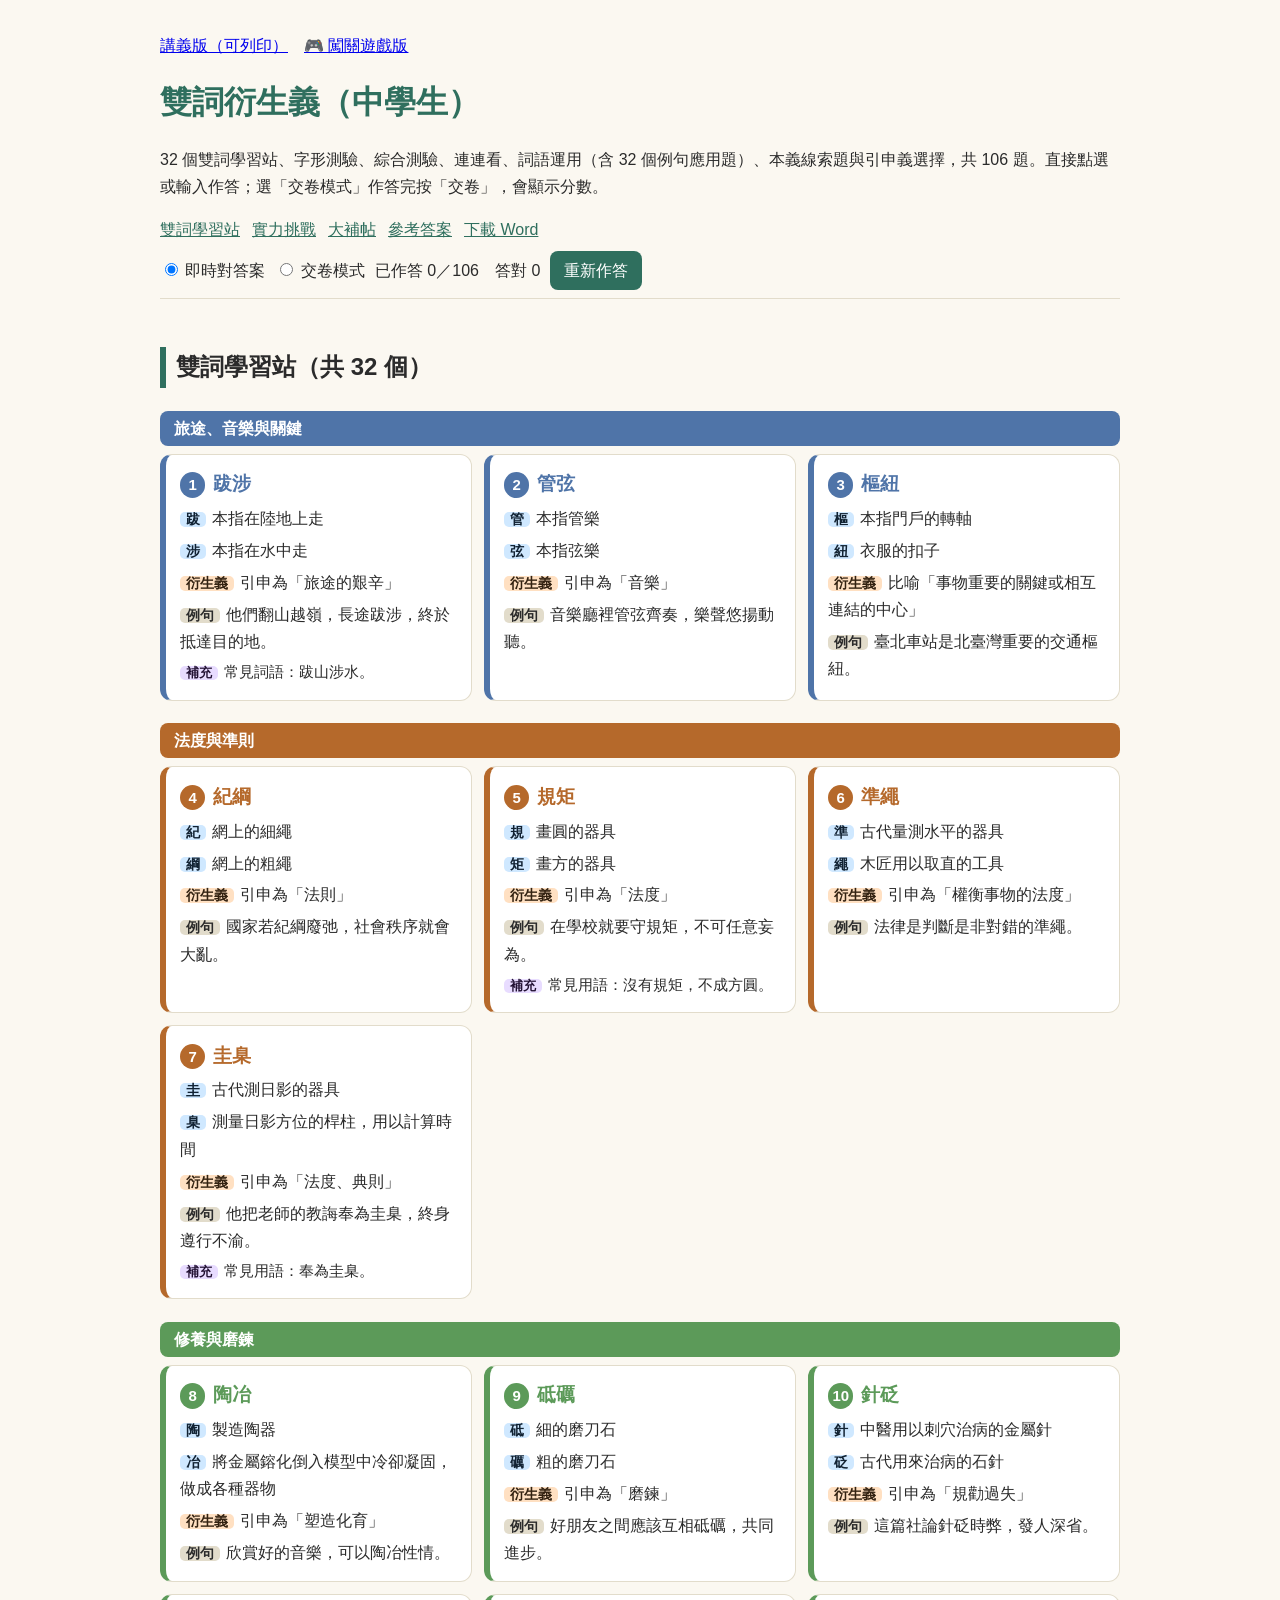
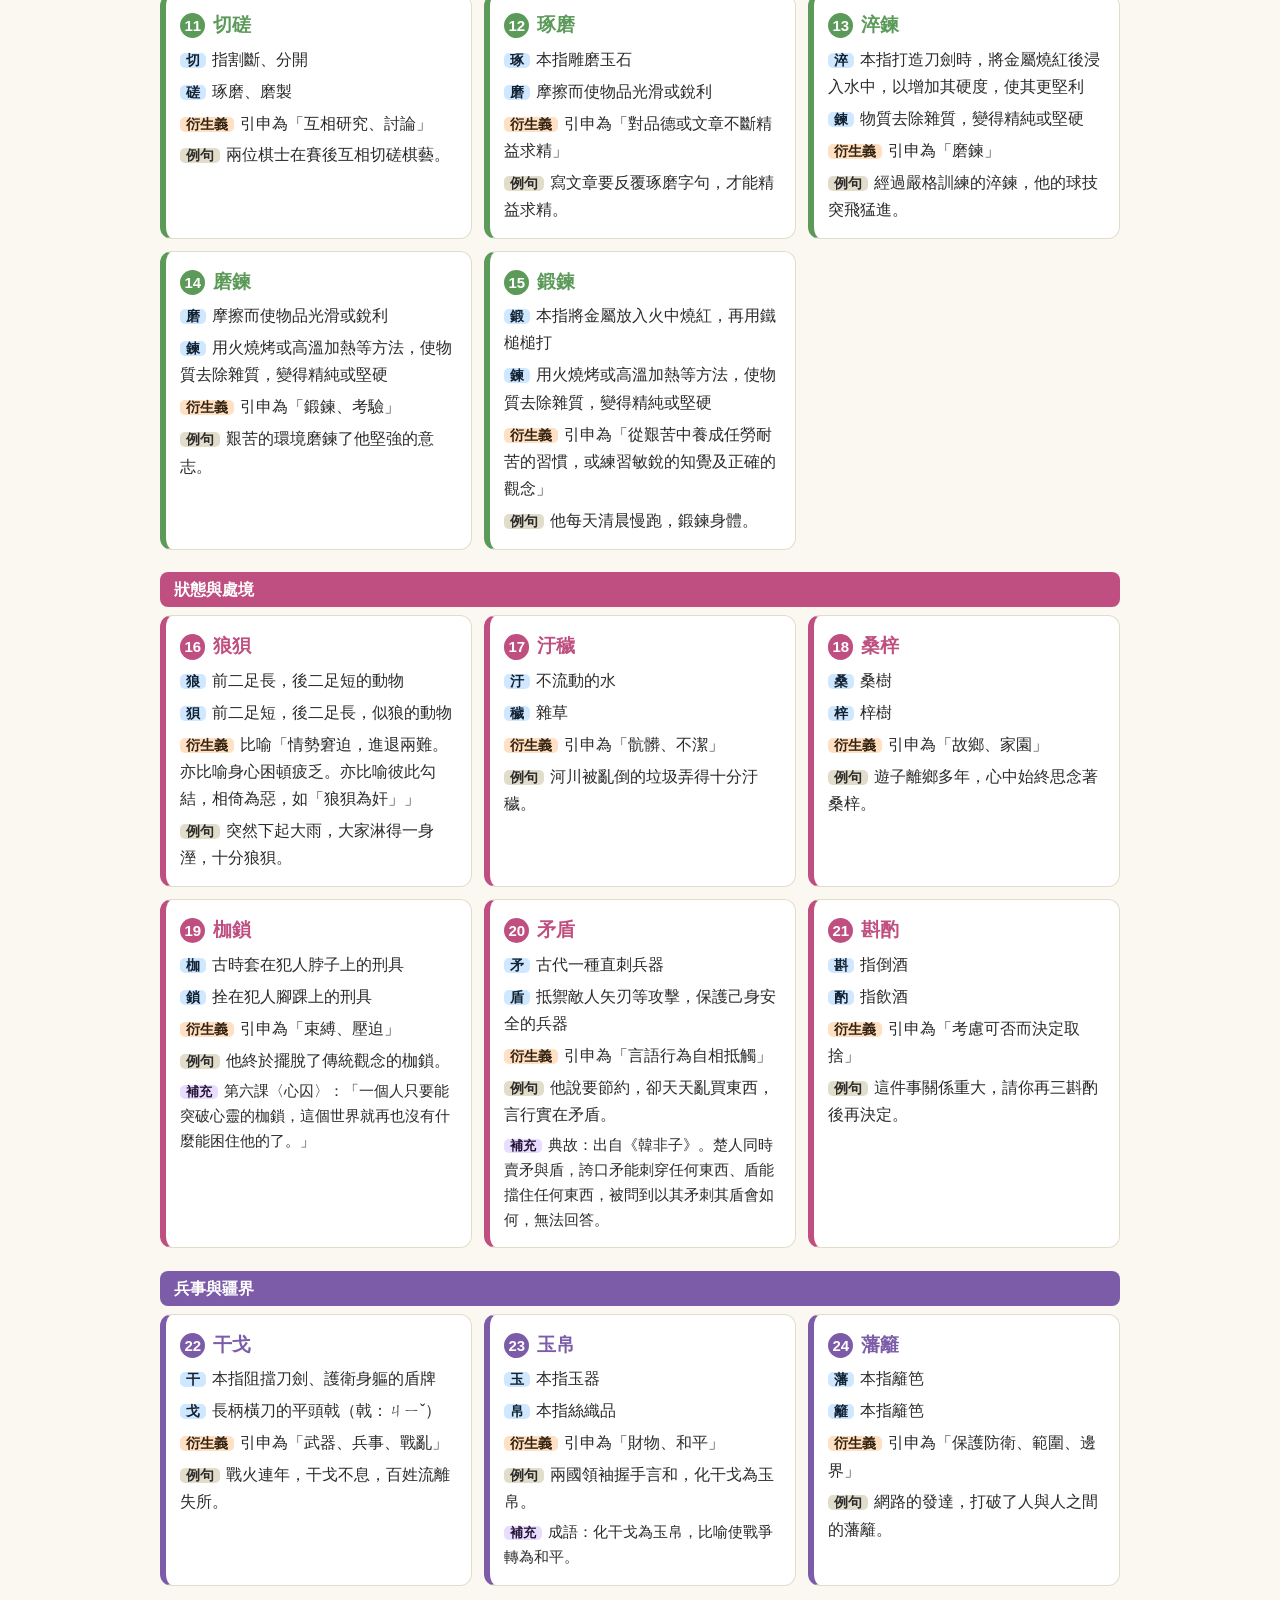
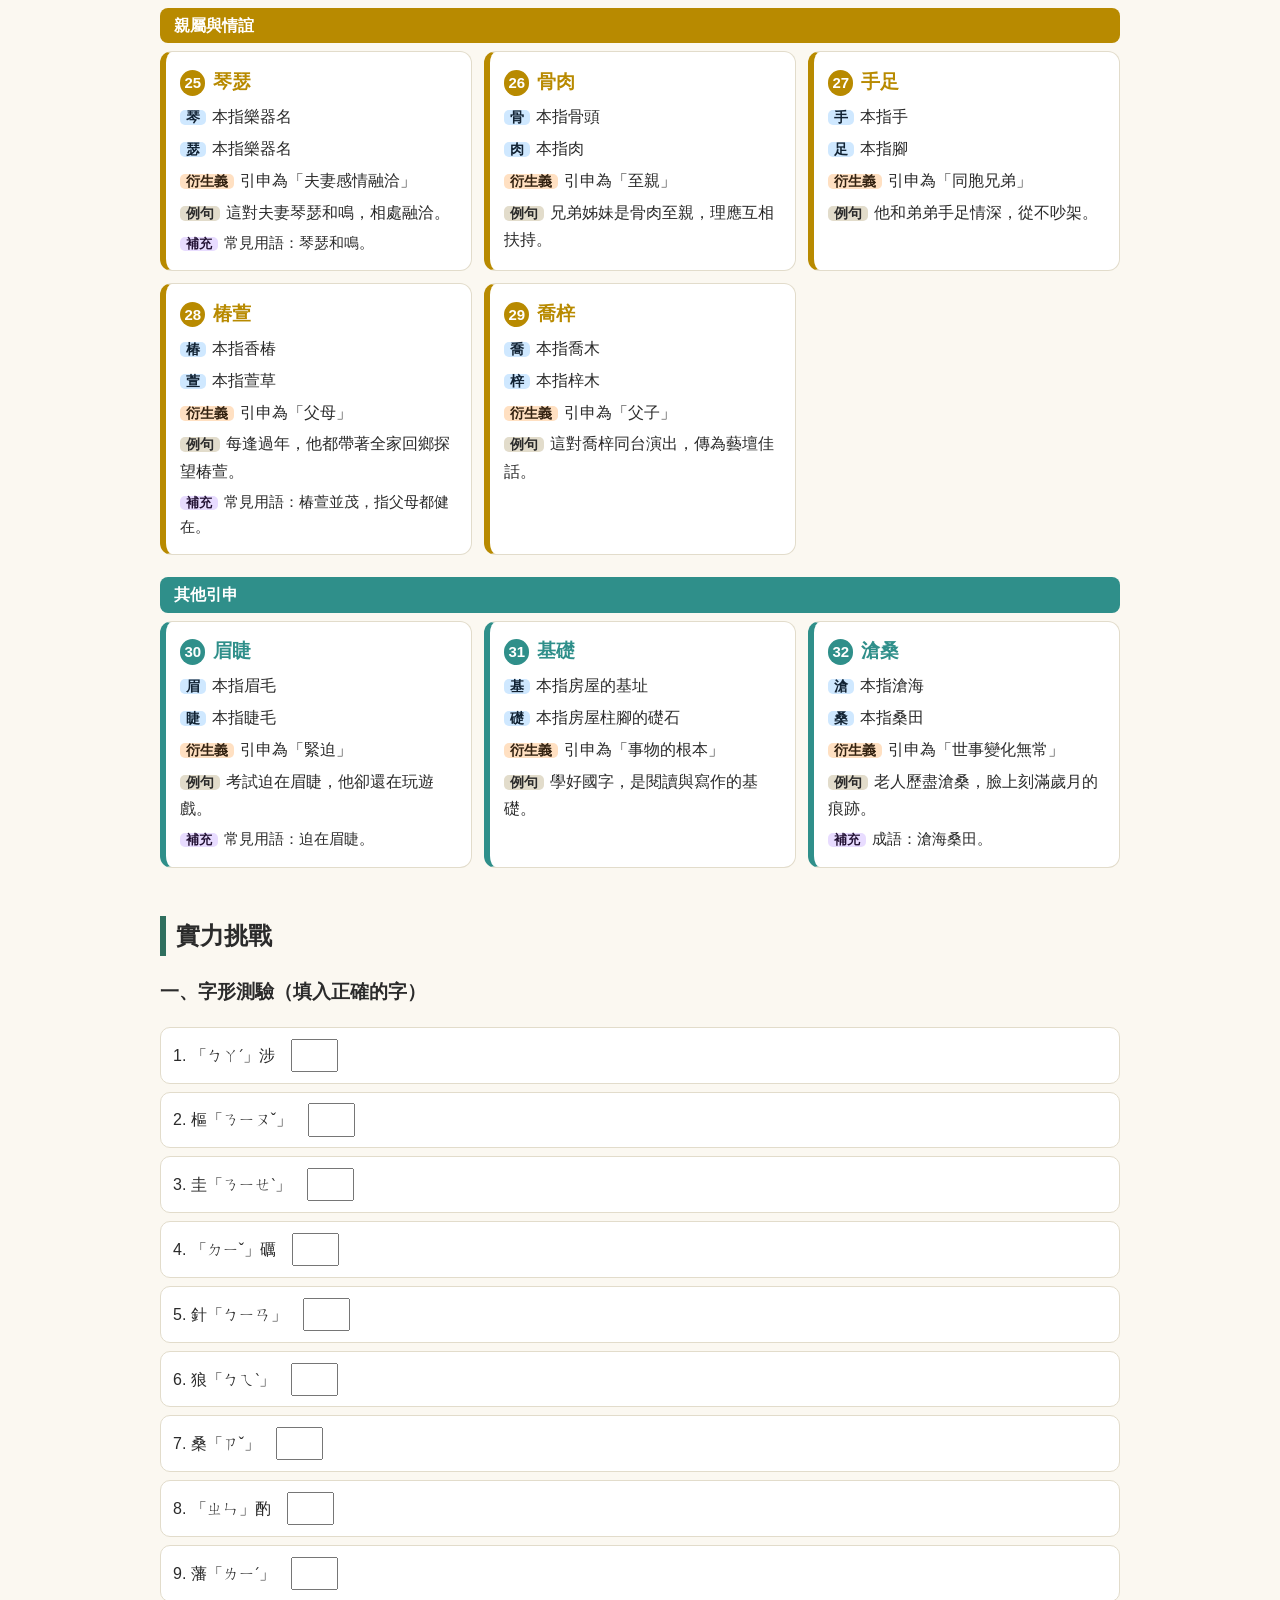
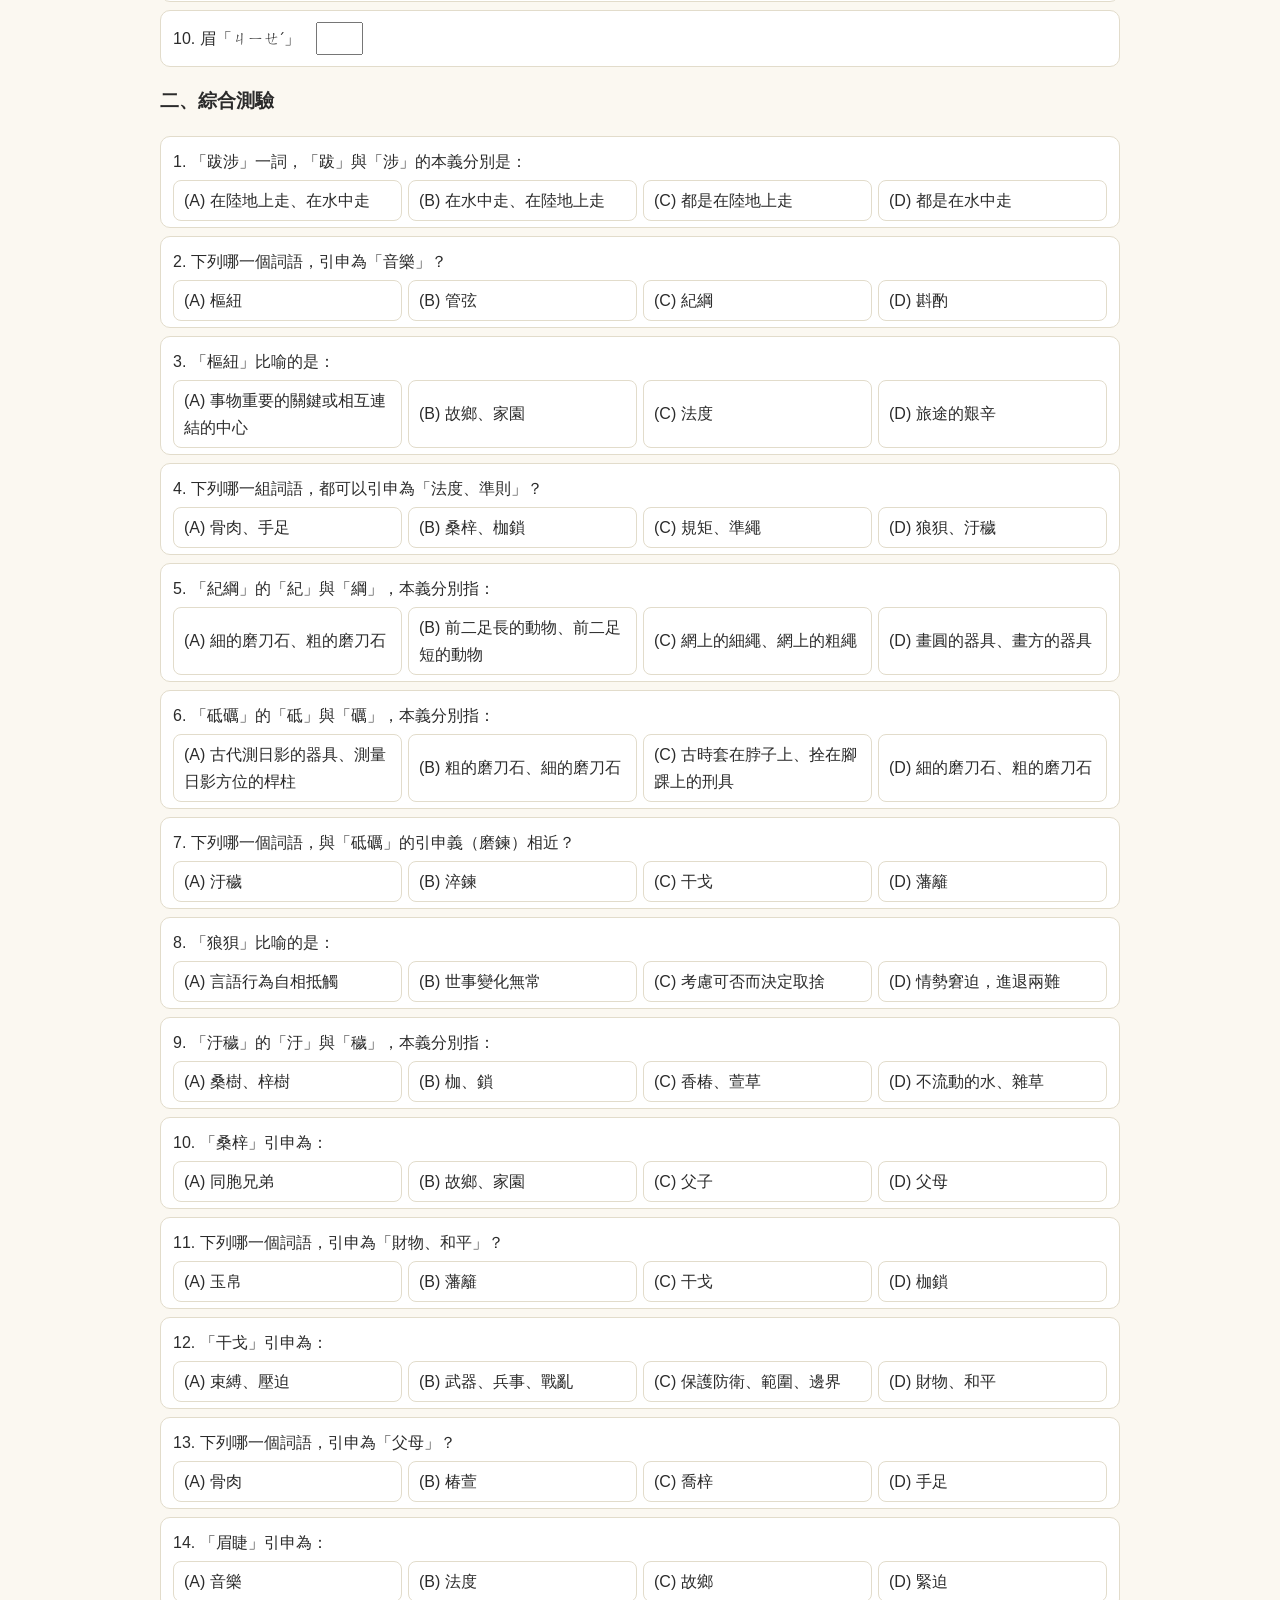
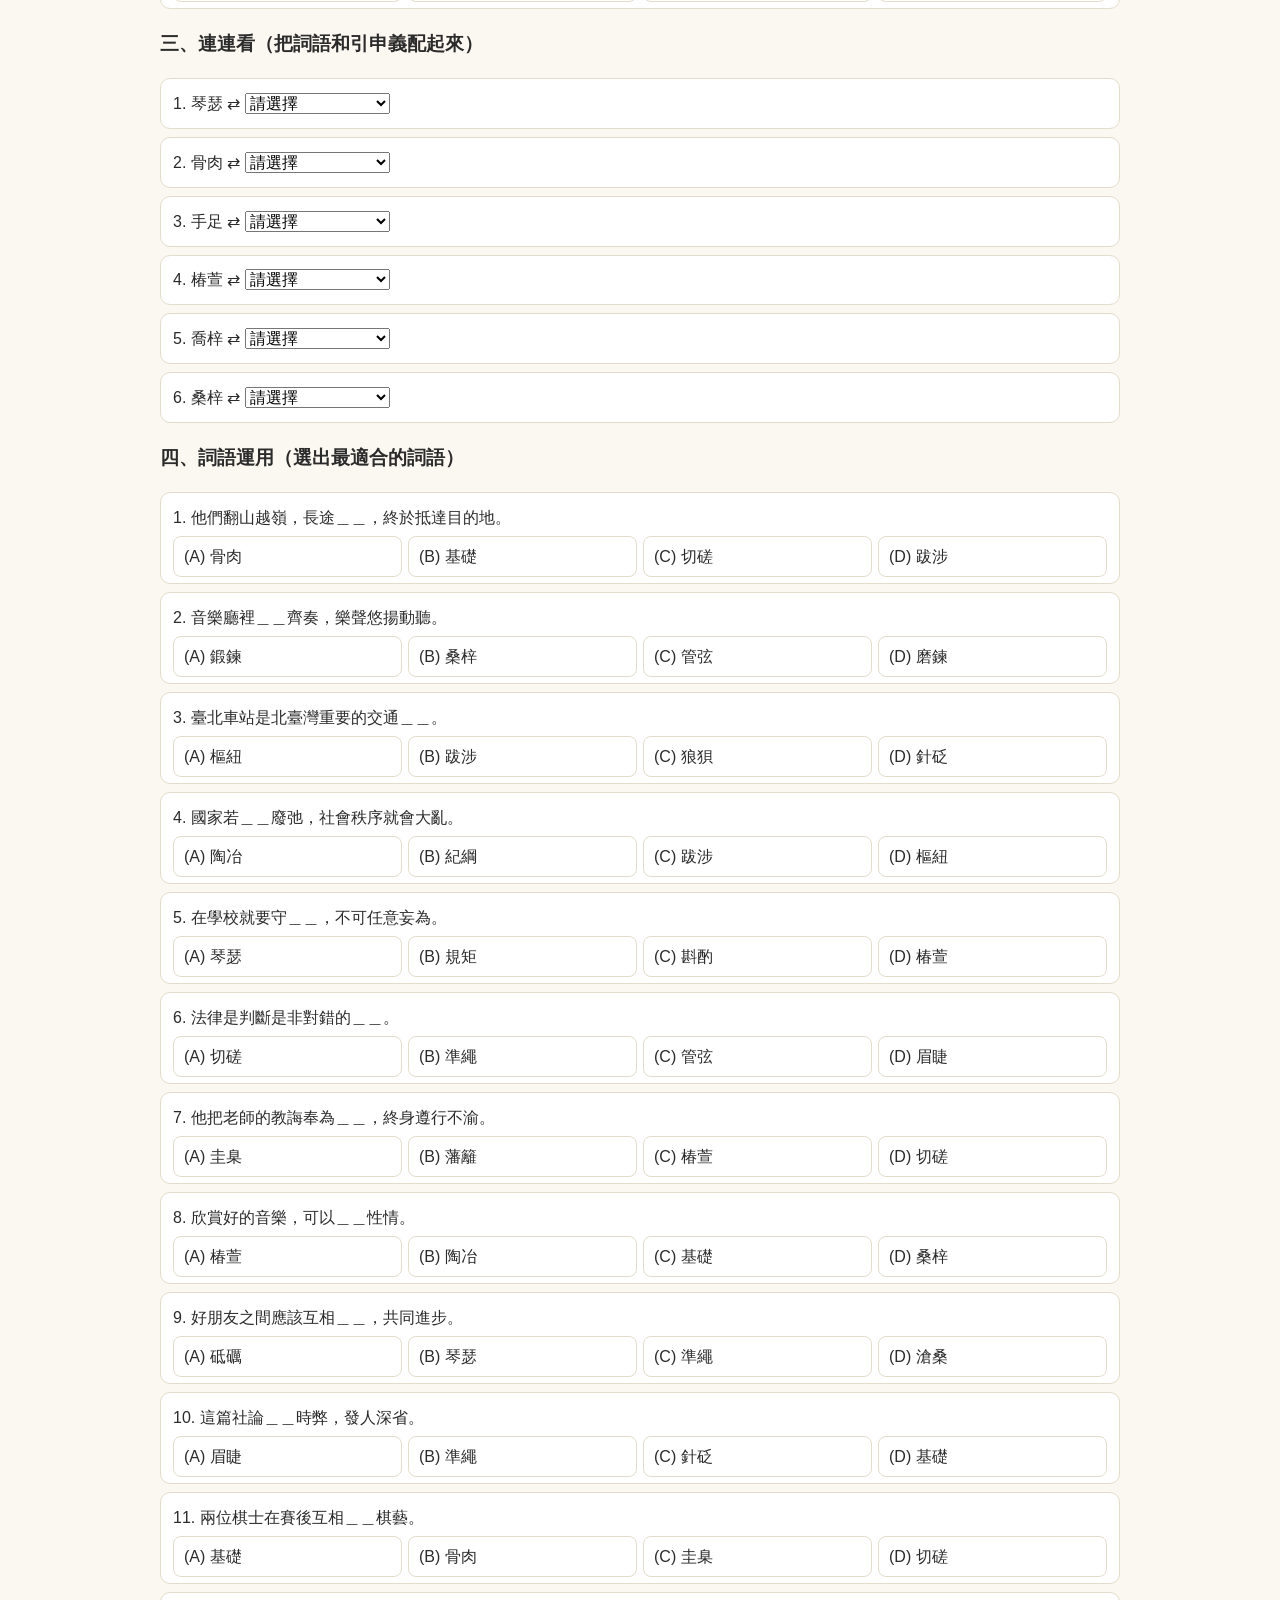
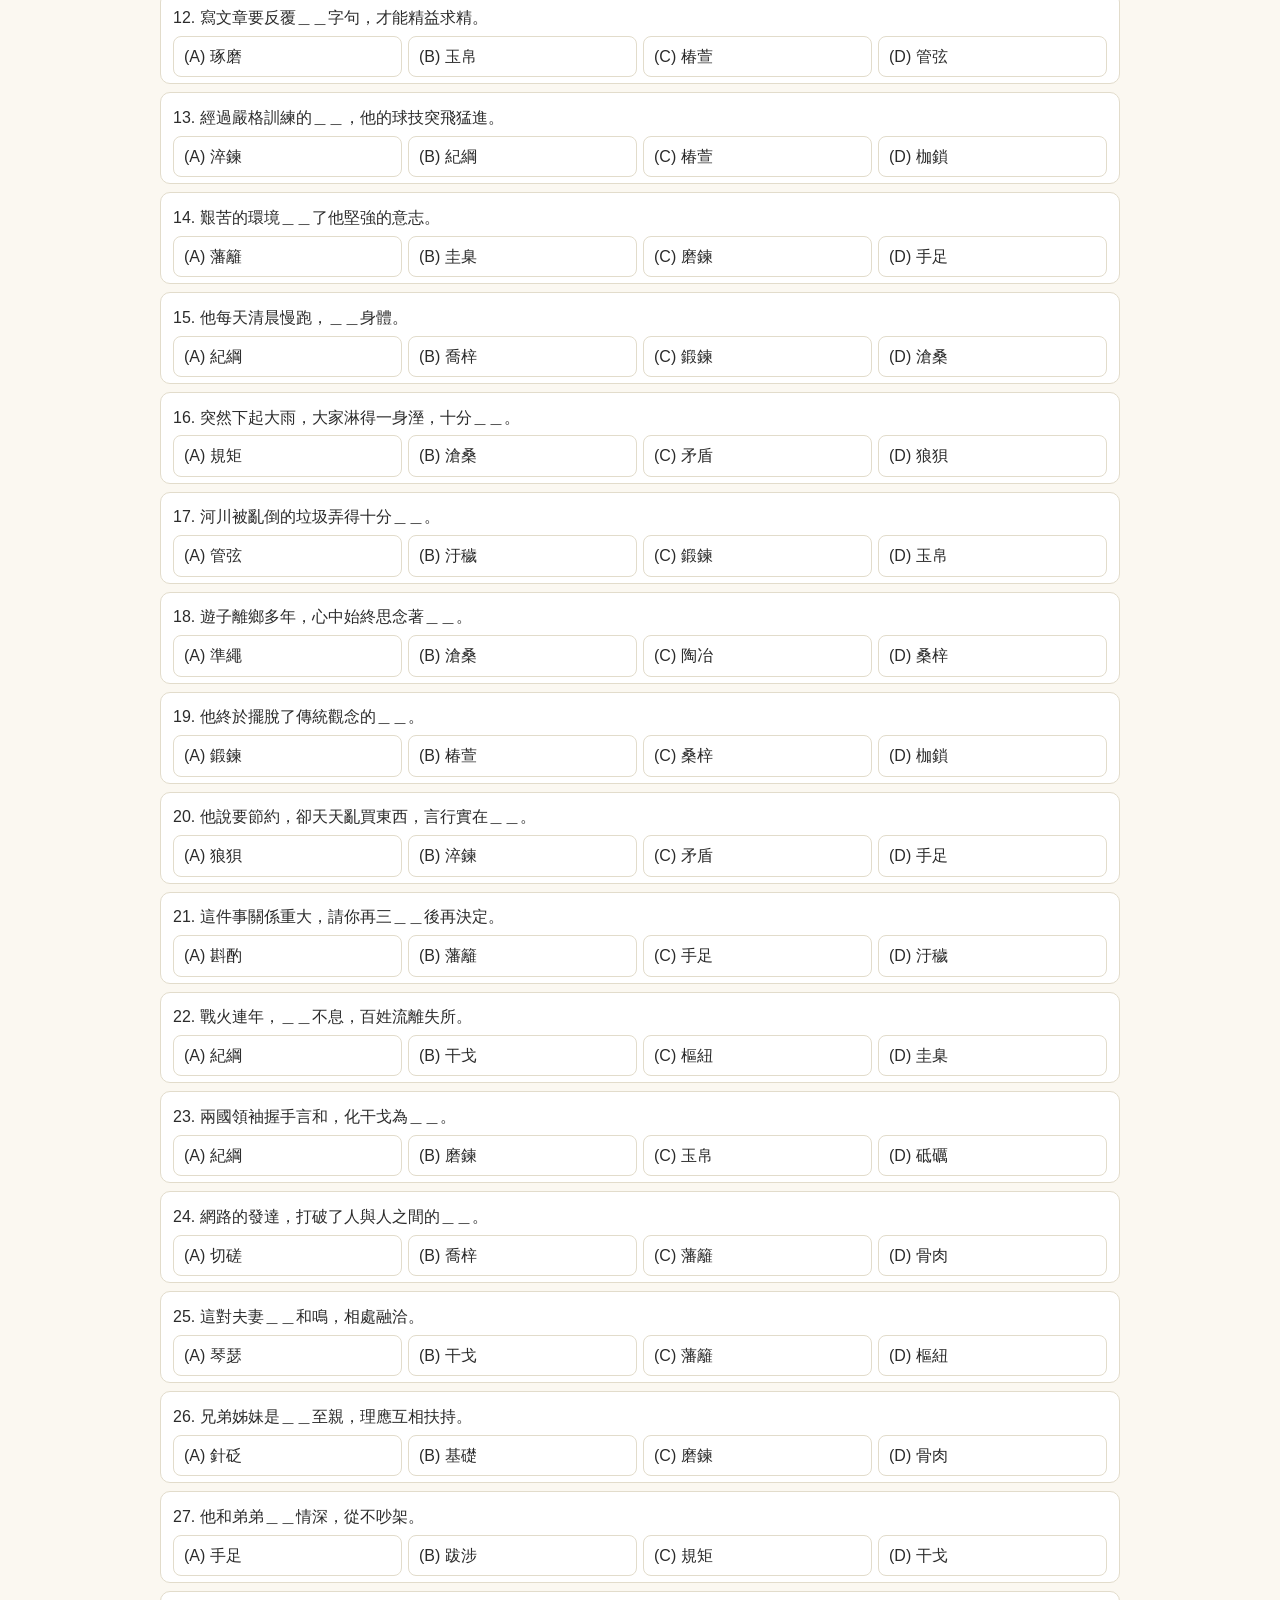
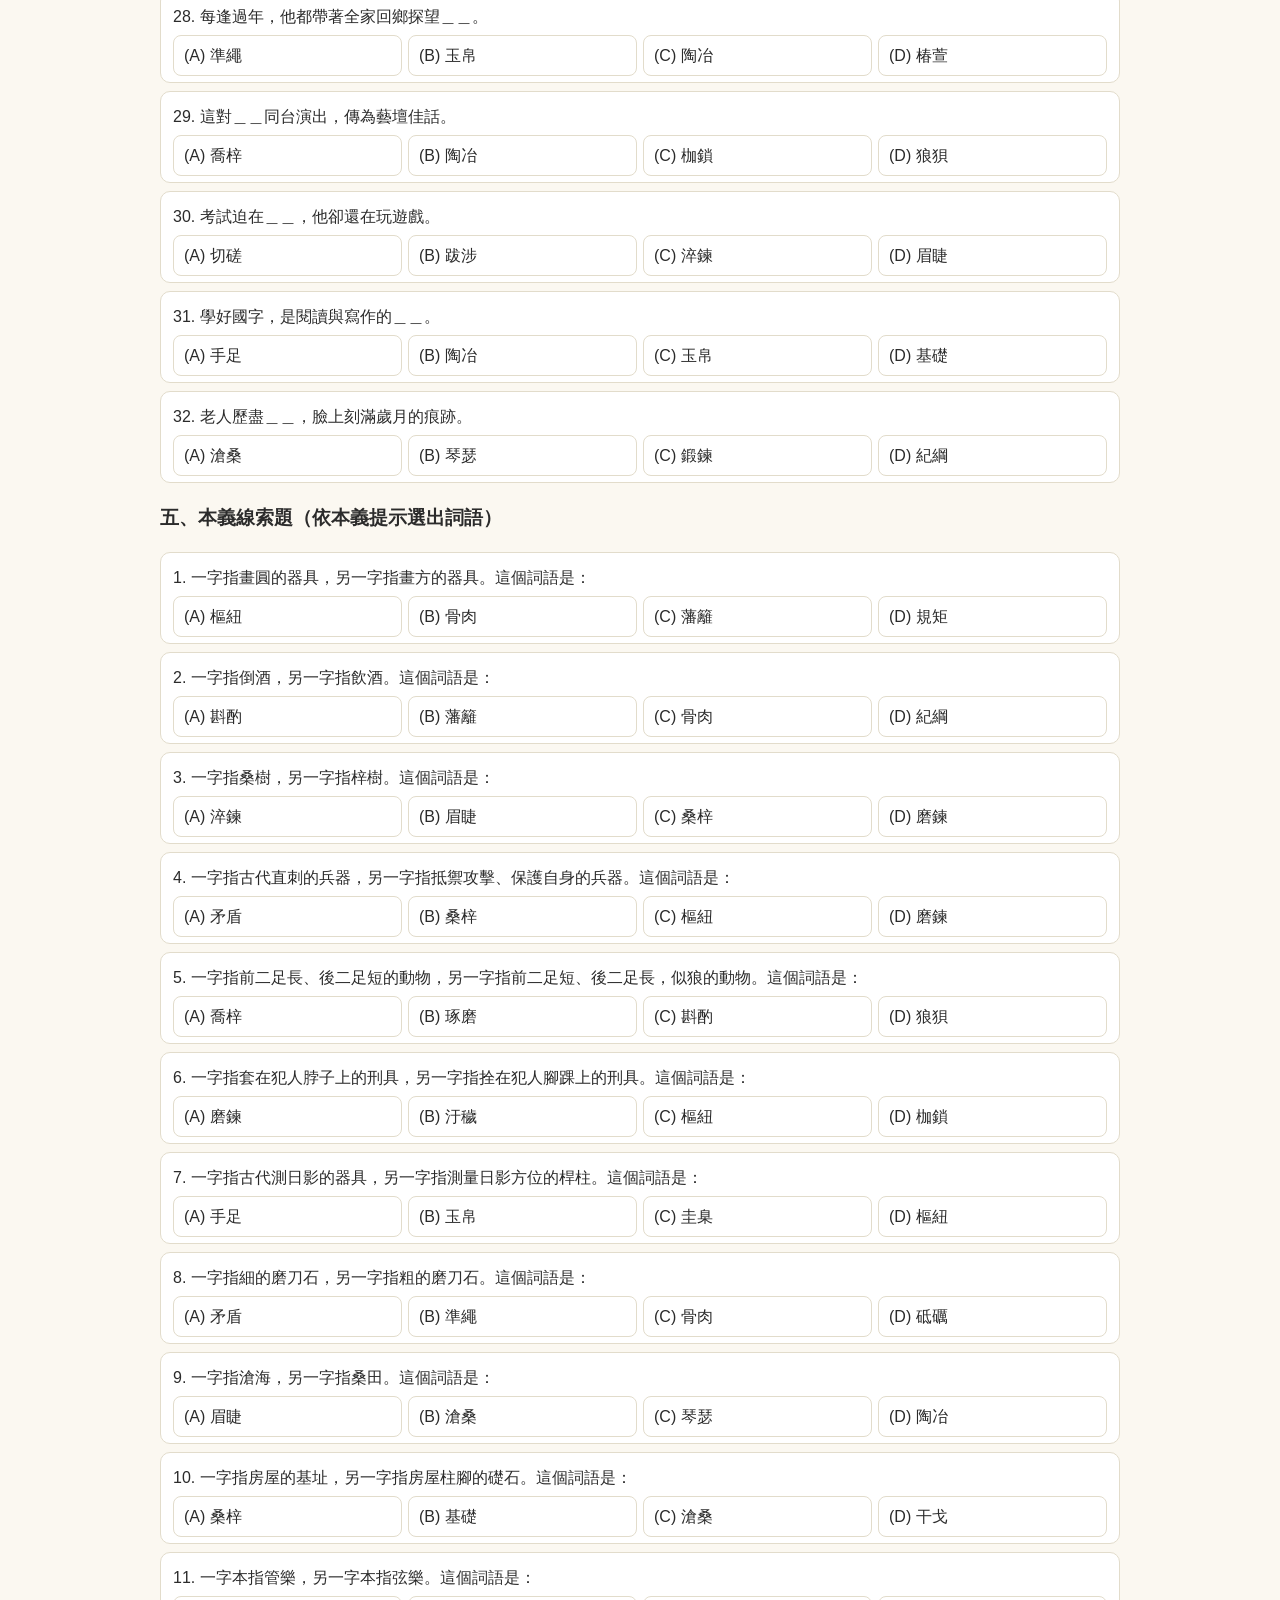
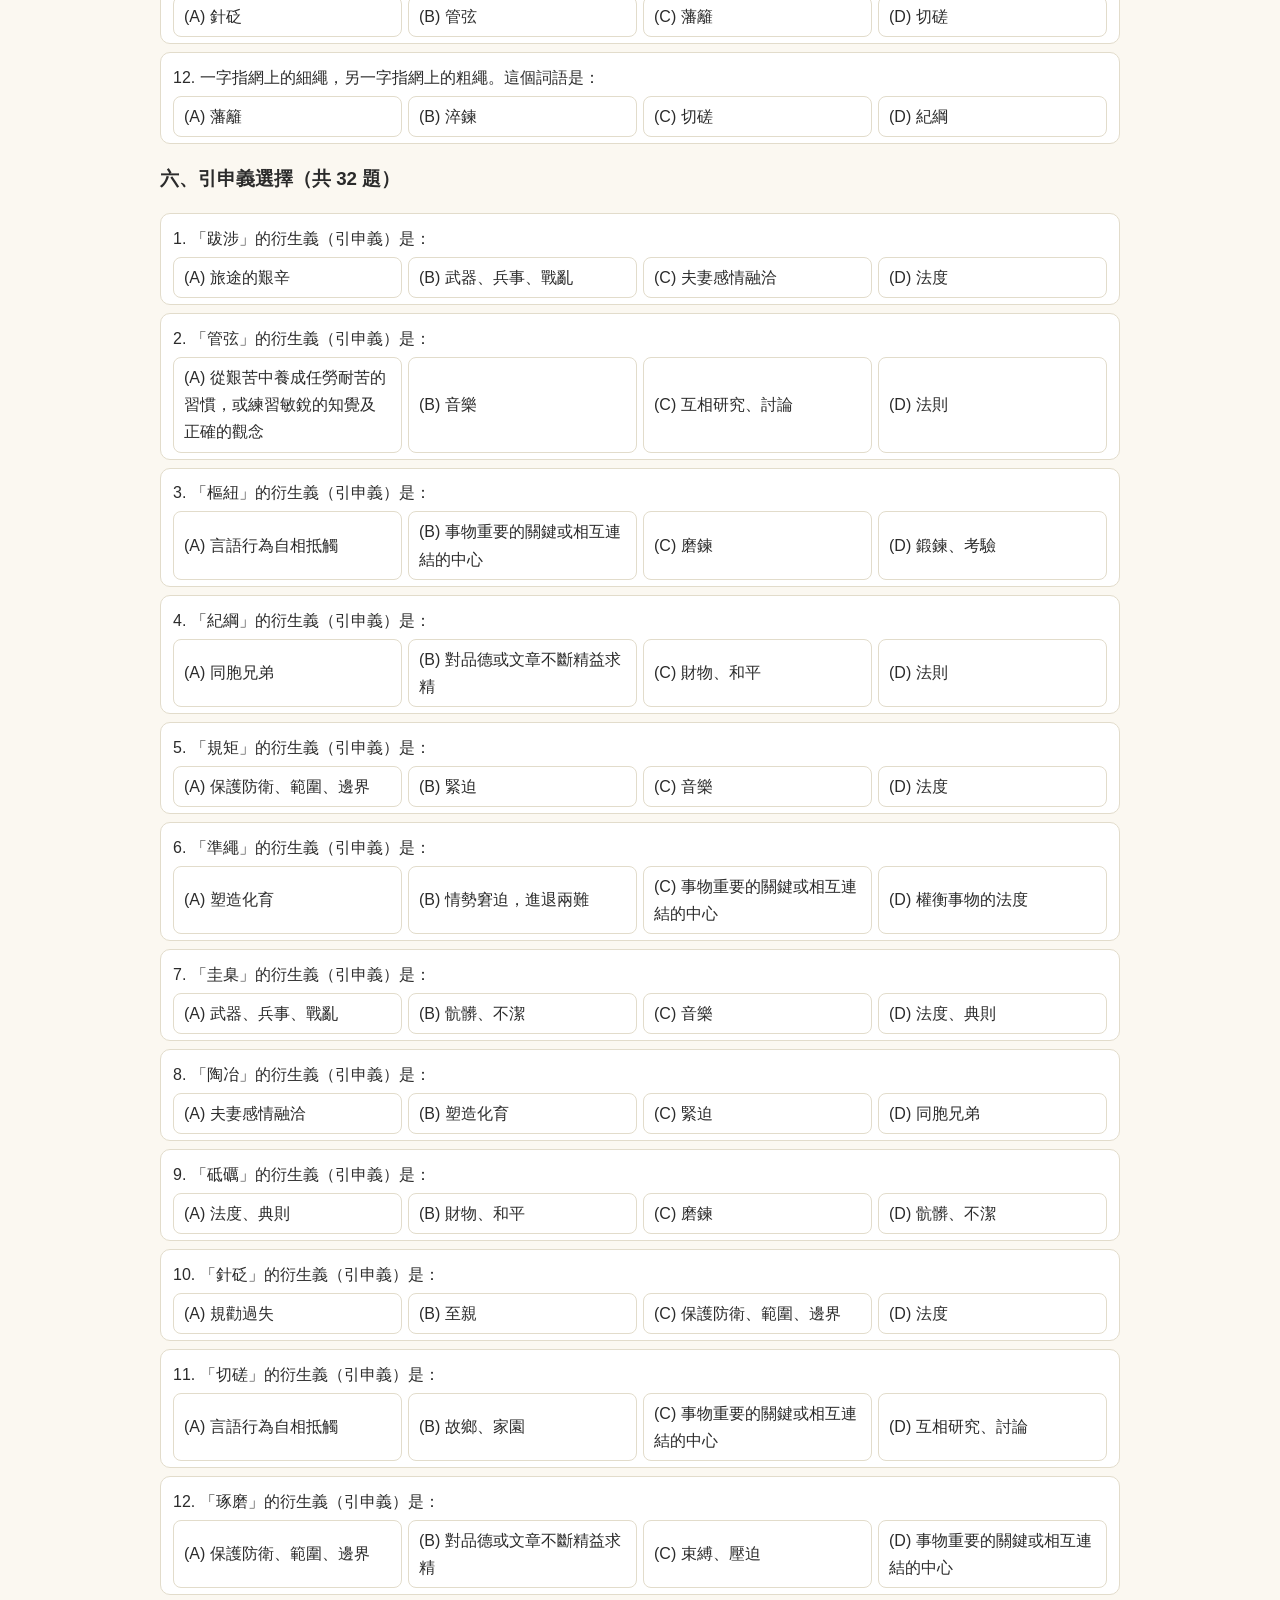
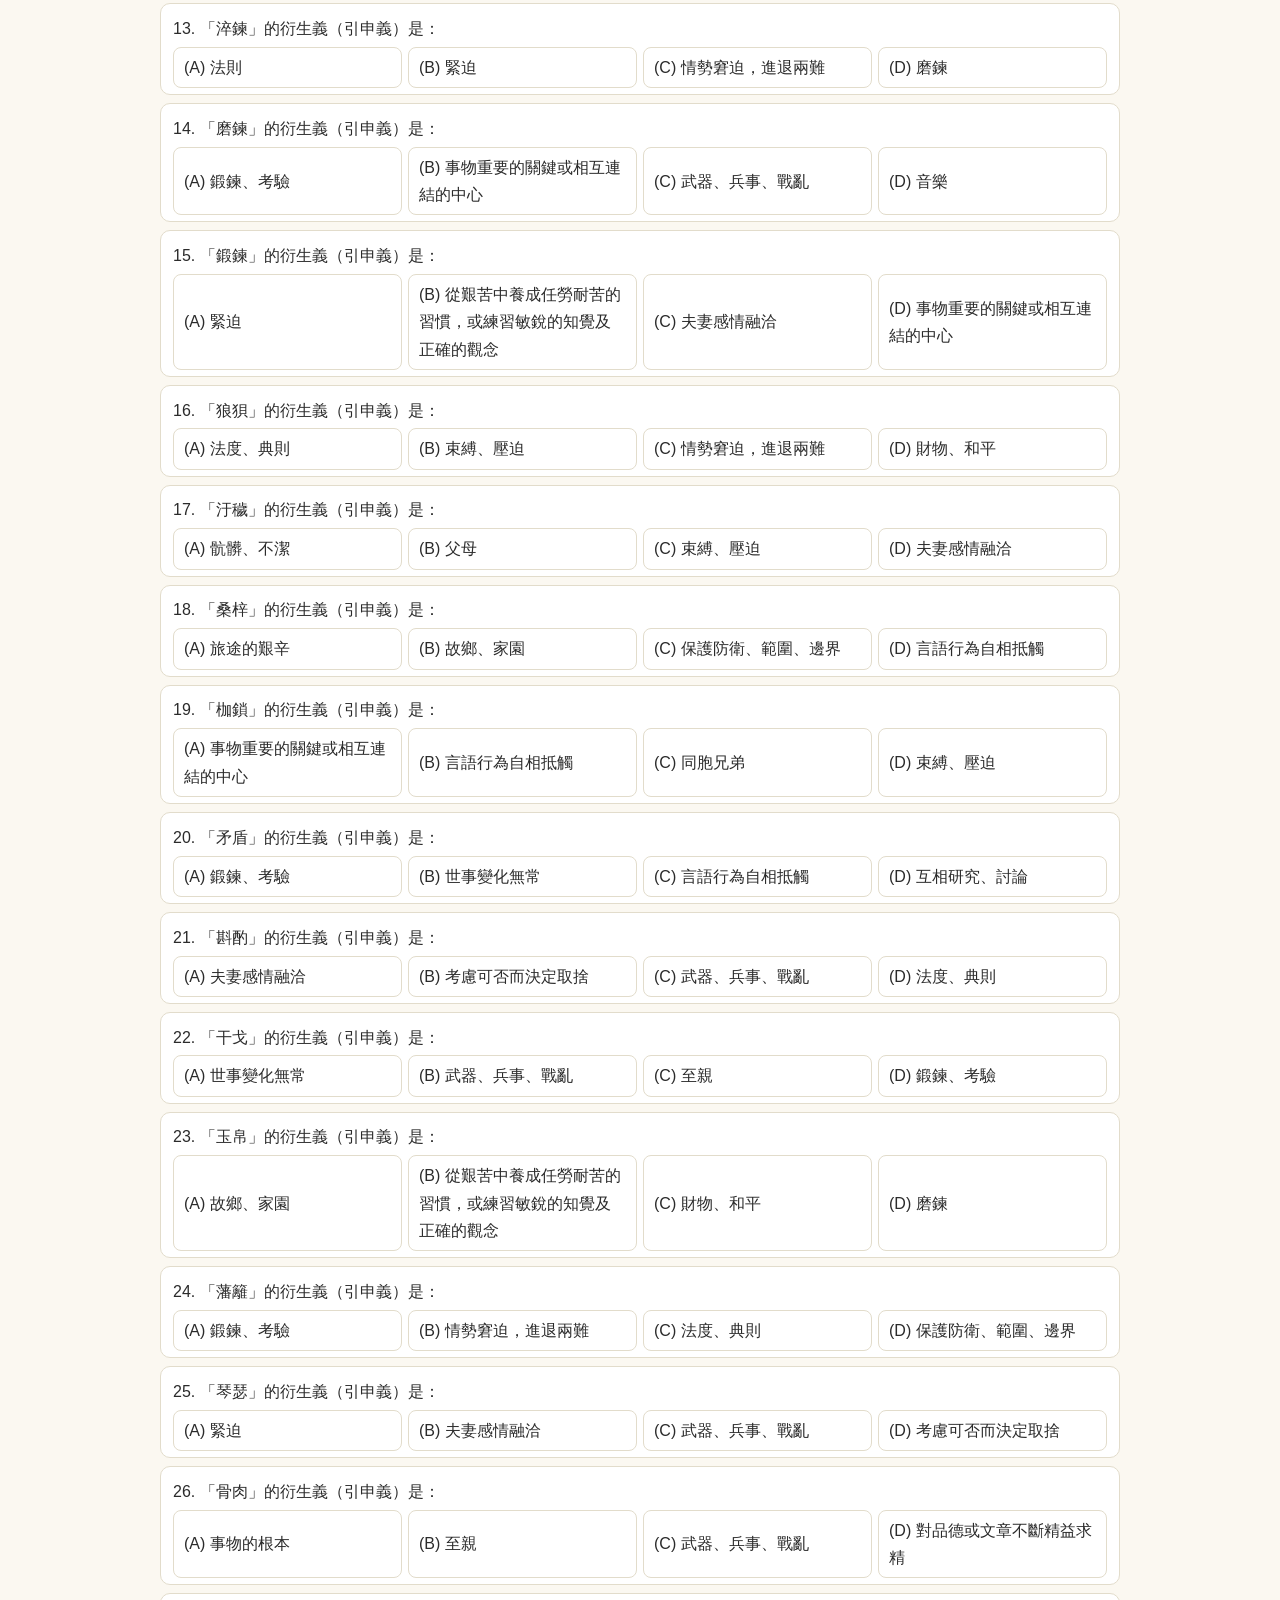
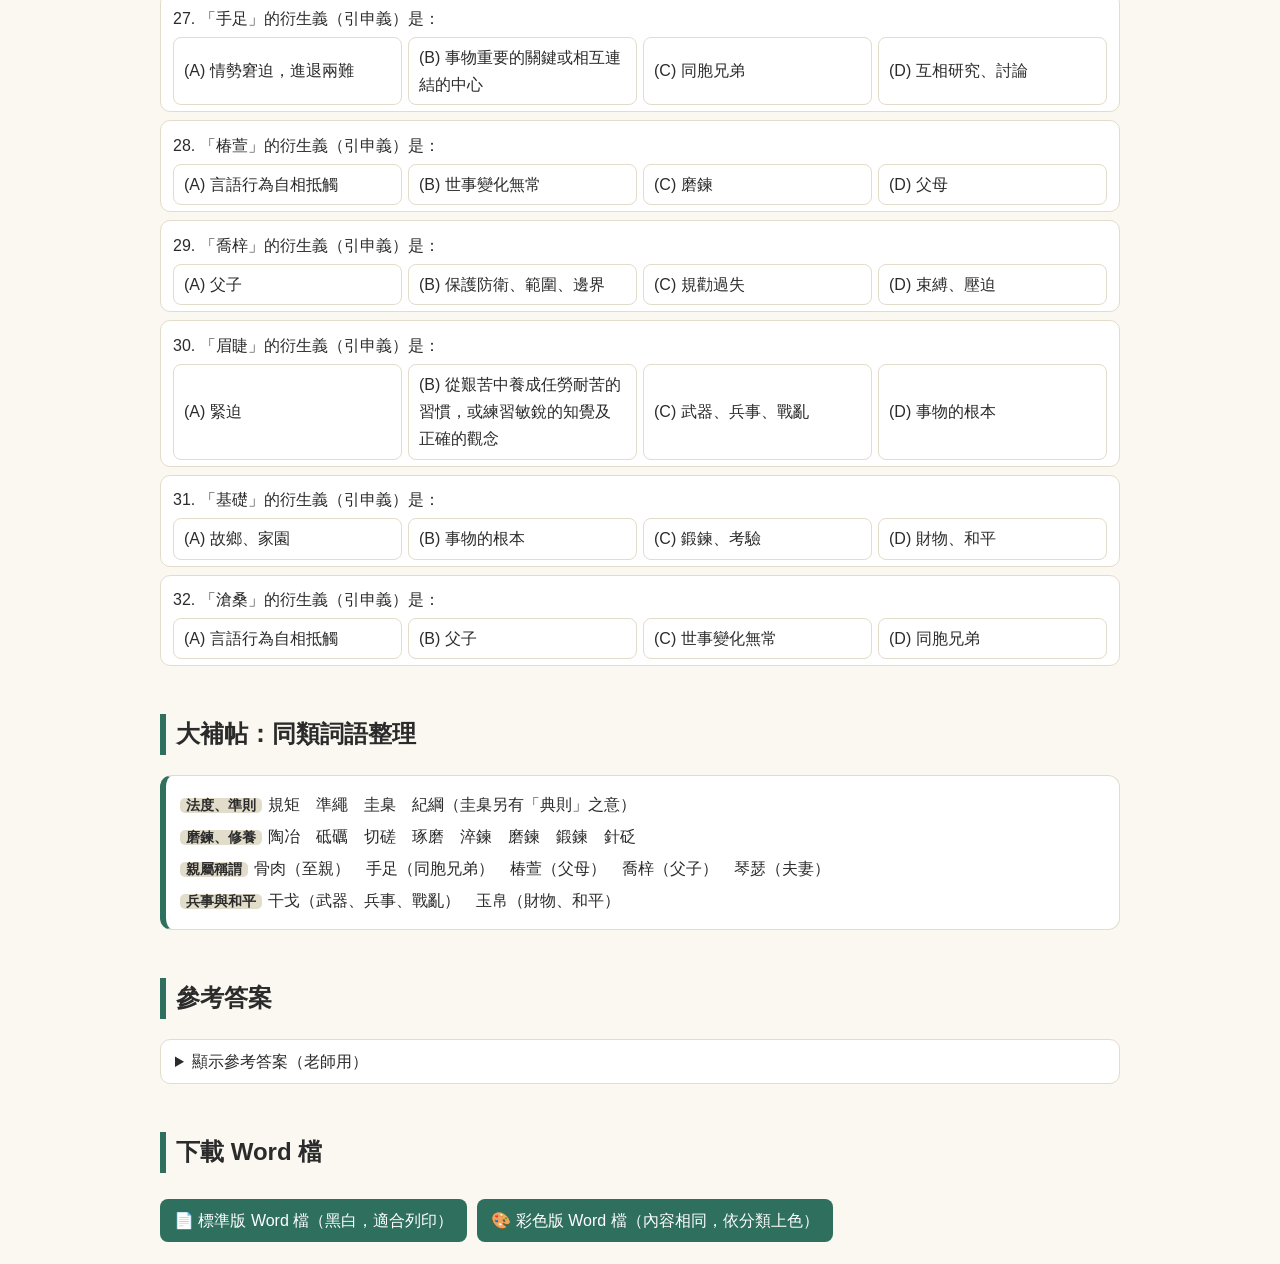
<file: index.html>
<!DOCTYPE html><html lang="zh-Hant"><head><meta charset="utf-8"><meta name="viewport" content="width=device-width, initial-scale=1"><title>雙詞衍生義｜互動版</title>
<style>
.who{display:flex;flex-wrap:wrap;gap:6px 14px;align-items:center;margin:8px 0}#send-msg{font-size:.9em;font-weight:bold}.xp{font-weight:normal}
:root{--bg:#fbf8f1;--fg:#2b2b2b;--card:#fff;--ac:#2f6f5e;--bd:#e2dccb;--ok:#d9f2e3;--bad:#fbdcdc}
@media screen and (prefers-color-scheme:dark){:root{--bg:#1d1f1e;--fg:#eee;--card:#262928;--ac:#7fd0b6;--bd:#3a3f3d;--ok:#1f4a37;--bad:#5a2b2b}}
body{margin:0;background:var(--bg);color:var(--fg);font:16px/1.7 "Noto Sans TC","PingFang TC","Microsoft JhengHei",sans-serif}
main{max-width:960px;margin:auto;padding:16px}h1{color:var(--ac);margin:.3em 0}h2{border-left:6px solid var(--ac);padding-left:10px;margin-top:2em}
nav a{margin-right:12px;color:var(--ac)}.bar{position:sticky;top:0;background:var(--bg);padding:8px 0;border-bottom:1px solid var(--bd);z-index:5;display:flex;gap:10px;flex-wrap:wrap;align-items:center}
button,select,input{font:inherit}.btn{background:var(--ac);color:#fff;border:0;border-radius:8px;padding:6px 14px;cursor:pointer}
.cat{margin:1.4em 0 .5em;padding:4px 14px;border-radius:8px;color:#fff;font-weight:700}
.grid{display:grid;grid-template-columns:repeat(auto-fill,minmax(290px,1fr));gap:12px}.card{background:var(--card);border:1px solid var(--bd);border-left:6px solid var(--c,var(--ac));border-radius:12px;padding:10px 14px}
.card h3{margin:.2em 0;color:var(--c,var(--ac))}.card h3 span{background:var(--c,var(--ac));color:#fff;border-radius:50%;display:inline-block;width:1.7em;height:1.7em;text-align:center;font-size:.8em;line-height:1.7em;margin-right:8px}
.card p{margin:.3em 0}.k{background:var(--bd);border-radius:5px;padding:0 6px;margin-right:6px;font-size:.85em}.s{background:#cfe8ff;color:#123}.o{background:#ffe0c2;color:#321}.d{background:#e8dcff;color:#213}.dn{font-size:.92em}
.q{background:var(--card);border:1px solid var(--bd);border-radius:10px;padding:6px 12px;margin:8px 0}.q p{margin:.3em 0}.opts{display:grid;grid-template-columns:repeat(auto-fit,minmax(200px,1fr));gap:6px}
.opt{text-align:left;background:transparent;color:var(--fg);border:1px solid var(--bd);border-radius:8px;padding:6px 10px;cursor:pointer}.opt.sel{border-color:var(--ac);background:var(--ok)}
.q.ok{background:var(--ok)}.q.bad{background:var(--bad)}.fb{font-size:.9em;font-weight:bold}details{background:var(--card);border:1px solid var(--bd);border-radius:10px;padding:8px 14px}
.dl a{display:inline-block;margin:6px 10px 6px 0;padding:8px 14px;border-radius:8px;background:var(--ac);color:#fff;text-decoration:none}
</style>
</head><body><main>
<p><a href="static.html">講義版（可列印）</a>　<a href="quiz/">🎮 闖關遊戲版</a></p><h1>雙詞衍生義（中學生）</h1><p>32 個雙詞學習站、字形測驗、綜合測驗、連連看、詞語運用（含 32 個例句應用題）、本義線索題與引申義選擇，共 106 題。直接點選或輸入作答；選「交卷模式」作答完按「交卷」，會顯示分數。</p>
<nav><a href="#learn">雙詞學習站</a><a href="#test">實力挑戰</a><a href="#extra">大補帖</a><a href="#answers">參考答案</a><a href="#dl">下載 Word</a></nav>
<div class="bar"><label><input type="radio" name="m" value="live" checked> 即時對答案</label><label><input type="radio" name="m" value="sub"> 交卷模式</label>
<span id="sc">已作答 0／106　答對 0</span><button class="btn" id="go" type="button" hidden>交卷</button><button class="btn" id="rs" type="button">重新作答</button><span id="send-msg"></span></div>
<h2 id="learn">雙詞學習站（共 32 個）</h2>
<div class="cat" style="background:#4F74A8">旅途、音樂與關鍵</div><div class="grid"><div class="card" style="--c:#4F74A8"><h3><span>1</span>跋涉</h3><p><b class="k s">跋</b>本指在陸地上走</p><p><b class="k s">涉</b>本指在水中走</p><p><b class="k o">衍生義</b>引申為「旅途的艱辛」</p><p><b class="k">例句</b>他們翻山越嶺，長途跋涉，終於抵達目的地。</p><p class="dn"><b class="k d">補充</b>常見詞語：跋山涉水。</p></div><div class="card" style="--c:#4F74A8"><h3><span>2</span>管弦</h3><p><b class="k s">管</b>本指管樂</p><p><b class="k s">弦</b>本指弦樂</p><p><b class="k o">衍生義</b>引申為「音樂」</p><p><b class="k">例句</b>音樂廳裡管弦齊奏，樂聲悠揚動聽。</p></div><div class="card" style="--c:#4F74A8"><h3><span>3</span>樞紐</h3><p><b class="k s">樞</b>本指門戶的轉軸</p><p><b class="k s">紐</b>衣服的扣子</p><p><b class="k o">衍生義</b>比喻「事物重要的關鍵或相互連結的中心」</p><p><b class="k">例句</b>臺北車站是北臺灣重要的交通樞紐。</p></div></div>
<div class="cat" style="background:#B5692B">法度與準則</div><div class="grid"><div class="card" style="--c:#B5692B"><h3><span>4</span>紀綱</h3><p><b class="k s">紀</b>網上的細繩</p><p><b class="k s">綱</b>網上的粗繩</p><p><b class="k o">衍生義</b>引申為「法則」</p><p><b class="k">例句</b>國家若紀綱廢弛，社會秩序就會大亂。</p></div><div class="card" style="--c:#B5692B"><h3><span>5</span>規矩</h3><p><b class="k s">規</b>畫圓的器具</p><p><b class="k s">矩</b>畫方的器具</p><p><b class="k o">衍生義</b>引申為「法度」</p><p><b class="k">例句</b>在學校就要守規矩，不可任意妄為。</p><p class="dn"><b class="k d">補充</b>常見用語：沒有規矩，不成方圓。</p></div><div class="card" style="--c:#B5692B"><h3><span>6</span>準繩</h3><p><b class="k s">準</b>古代量測水平的器具</p><p><b class="k s">繩</b>木匠用以取直的工具</p><p><b class="k o">衍生義</b>引申為「權衡事物的法度」</p><p><b class="k">例句</b>法律是判斷是非對錯的準繩。</p></div><div class="card" style="--c:#B5692B"><h3><span>7</span>圭臬</h3><p><b class="k s">圭</b>古代測日影的器具</p><p><b class="k s">臬</b>測量日影方位的桿柱，用以計算時間</p><p><b class="k o">衍生義</b>引申為「法度、典則」</p><p><b class="k">例句</b>他把老師的教誨奉為圭臬，終身遵行不渝。</p><p class="dn"><b class="k d">補充</b>常見用語：奉為圭臬。</p></div></div>
<div class="cat" style="background:#5C9A59">修養與磨鍊</div><div class="grid"><div class="card" style="--c:#5C9A59"><h3><span>8</span>陶冶</h3><p><b class="k s">陶</b>製造陶器</p><p><b class="k s">冶</b>將金屬鎔化倒入模型中冷卻凝固，做成各種器物</p><p><b class="k o">衍生義</b>引申為「塑造化育」</p><p><b class="k">例句</b>欣賞好的音樂，可以陶冶性情。</p></div><div class="card" style="--c:#5C9A59"><h3><span>9</span>砥礪</h3><p><b class="k s">砥</b>細的磨刀石</p><p><b class="k s">礪</b>粗的磨刀石</p><p><b class="k o">衍生義</b>引申為「磨鍊」</p><p><b class="k">例句</b>好朋友之間應該互相砥礪，共同進步。</p></div><div class="card" style="--c:#5C9A59"><h3><span>10</span>針砭</h3><p><b class="k s">針</b>中醫用以刺穴治病的金屬針</p><p><b class="k s">砭</b>古代用來治病的石針</p><p><b class="k o">衍生義</b>引申為「規勸過失」</p><p><b class="k">例句</b>這篇社論針砭時弊，發人深省。</p></div><div class="card" style="--c:#5C9A59"><h3><span>11</span>切磋</h3><p><b class="k s">切</b>指割斷、分開</p><p><b class="k s">磋</b>琢磨、磨製</p><p><b class="k o">衍生義</b>引申為「互相研究、討論」</p><p><b class="k">例句</b>兩位棋士在賽後互相切磋棋藝。</p></div><div class="card" style="--c:#5C9A59"><h3><span>12</span>琢磨</h3><p><b class="k s">琢</b>本指雕磨玉石</p><p><b class="k s">磨</b>摩擦而使物品光滑或銳利</p><p><b class="k o">衍生義</b>引申為「對品德或文章不斷精益求精」</p><p><b class="k">例句</b>寫文章要反覆琢磨字句，才能精益求精。</p></div><div class="card" style="--c:#5C9A59"><h3><span>13</span>淬鍊</h3><p><b class="k s">淬</b>本指打造刀劍時，將金屬燒紅後浸入水中，以增加其硬度，使其更堅利</p><p><b class="k s">鍊</b>物質去除雜質，變得精純或堅硬</p><p><b class="k o">衍生義</b>引申為「磨鍊」</p><p><b class="k">例句</b>經過嚴格訓練的淬鍊，他的球技突飛猛進。</p></div><div class="card" style="--c:#5C9A59"><h3><span>14</span>磨鍊</h3><p><b class="k s">磨</b>摩擦而使物品光滑或銳利</p><p><b class="k s">鍊</b>用火燒烤或高溫加熱等方法，使物質去除雜質，變得精純或堅硬</p><p><b class="k o">衍生義</b>引申為「鍛鍊、考驗」</p><p><b class="k">例句</b>艱苦的環境磨鍊了他堅強的意志。</p></div><div class="card" style="--c:#5C9A59"><h3><span>15</span>鍛鍊</h3><p><b class="k s">鍛</b>本指將金屬放入火中燒紅，再用鐵槌槌打</p><p><b class="k s">鍊</b>用火燒烤或高溫加熱等方法，使物質去除雜質，變得精純或堅硬</p><p><b class="k o">衍生義</b>引申為「從艱苦中養成任勞耐苦的習慣，或練習敏銳的知覺及正確的觀念」</p><p><b class="k">例句</b>他每天清晨慢跑，鍛鍊身體。</p></div></div>
<div class="cat" style="background:#BF4F80">狀態與處境</div><div class="grid"><div class="card" style="--c:#BF4F80"><h3><span>16</span>狼狽</h3><p><b class="k s">狼</b>前二足長，後二足短的動物</p><p><b class="k s">狽</b>前二足短，後二足長，似狼的動物</p><p><b class="k o">衍生義</b>比喻「情勢窘迫，進退兩難。亦比喻身心困頓疲乏。亦比喻彼此勾結，相倚為惡，如「狼狽為奸」」</p><p><b class="k">例句</b>突然下起大雨，大家淋得一身溼，十分狼狽。</p></div><div class="card" style="--c:#BF4F80"><h3><span>17</span>汙穢</h3><p><b class="k s">汙</b>不流動的水</p><p><b class="k s">穢</b>雜草</p><p><b class="k o">衍生義</b>引申為「骯髒、不潔」</p><p><b class="k">例句</b>河川被亂倒的垃圾弄得十分汙穢。</p></div><div class="card" style="--c:#BF4F80"><h3><span>18</span>桑梓</h3><p><b class="k s">桑</b>桑樹</p><p><b class="k s">梓</b>梓樹</p><p><b class="k o">衍生義</b>引申為「故鄉、家園」</p><p><b class="k">例句</b>遊子離鄉多年，心中始終思念著桑梓。</p></div><div class="card" style="--c:#BF4F80"><h3><span>19</span>枷鎖</h3><p><b class="k s">枷</b>古時套在犯人脖子上的刑具</p><p><b class="k s">鎖</b>拴在犯人腳踝上的刑具</p><p><b class="k o">衍生義</b>引申為「束縛、壓迫」</p><p><b class="k">例句</b>他終於擺脫了傳統觀念的枷鎖。</p><p class="dn"><b class="k d">補充</b>第六課〈心囚〉：「一個人只要能突破心靈的枷鎖，這個世界就再也沒有什麼能困住他的了。」</p></div><div class="card" style="--c:#BF4F80"><h3><span>20</span>矛盾</h3><p><b class="k s">矛</b>古代一種直刺兵器</p><p><b class="k s">盾</b>抵禦敵人矢刃等攻擊，保護己身安全的兵器</p><p><b class="k o">衍生義</b>引申為「言語行為自相抵觸」</p><p><b class="k">例句</b>他說要節約，卻天天亂買東西，言行實在矛盾。</p><p class="dn"><b class="k d">補充</b>典故：出自《韓非子》。楚人同時賣矛與盾，誇口矛能刺穿任何東西、盾能擋住任何東西，被問到以其矛刺其盾會如何，無法回答。</p></div><div class="card" style="--c:#BF4F80"><h3><span>21</span>斟酌</h3><p><b class="k s">斟</b>指倒酒</p><p><b class="k s">酌</b>指飲酒</p><p><b class="k o">衍生義</b>引申為「考慮可否而決定取捨」</p><p><b class="k">例句</b>這件事關係重大，請你再三斟酌後再決定。</p></div></div>
<div class="cat" style="background:#7C5CA8">兵事與疆界</div><div class="grid"><div class="card" style="--c:#7C5CA8"><h3><span>22</span>干戈</h3><p><b class="k s">干</b>本指阻擋刀劍、護衛身軀的盾牌</p><p><b class="k s">戈</b>長柄橫刀的平頭戟（戟：ㄐㄧˇ）</p><p><b class="k o">衍生義</b>引申為「武器、兵事、戰亂」</p><p><b class="k">例句</b>戰火連年，干戈不息，百姓流離失所。</p></div><div class="card" style="--c:#7C5CA8"><h3><span>23</span>玉帛</h3><p><b class="k s">玉</b>本指玉器</p><p><b class="k s">帛</b>本指絲織品</p><p><b class="k o">衍生義</b>引申為「財物、和平」</p><p><b class="k">例句</b>兩國領袖握手言和，化干戈為玉帛。</p><p class="dn"><b class="k d">補充</b>成語：化干戈為玉帛，比喻使戰爭轉為和平。</p></div><div class="card" style="--c:#7C5CA8"><h3><span>24</span>藩籬</h3><p><b class="k s">藩</b>本指籬笆</p><p><b class="k s">籬</b>本指籬笆</p><p><b class="k o">衍生義</b>引申為「保護防衛、範圍、邊界」</p><p><b class="k">例句</b>網路的發達，打破了人與人之間的藩籬。</p></div></div>
<div class="cat" style="background:#B88A00">親屬與情誼</div><div class="grid"><div class="card" style="--c:#B88A00"><h3><span>25</span>琴瑟</h3><p><b class="k s">琴</b>本指樂器名</p><p><b class="k s">瑟</b>本指樂器名</p><p><b class="k o">衍生義</b>引申為「夫妻感情融洽」</p><p><b class="k">例句</b>這對夫妻琴瑟和鳴，相處融洽。</p><p class="dn"><b class="k d">補充</b>常見用語：琴瑟和鳴。</p></div><div class="card" style="--c:#B88A00"><h3><span>26</span>骨肉</h3><p><b class="k s">骨</b>本指骨頭</p><p><b class="k s">肉</b>本指肉</p><p><b class="k o">衍生義</b>引申為「至親」</p><p><b class="k">例句</b>兄弟姊妹是骨肉至親，理應互相扶持。</p></div><div class="card" style="--c:#B88A00"><h3><span>27</span>手足</h3><p><b class="k s">手</b>本指手</p><p><b class="k s">足</b>本指腳</p><p><b class="k o">衍生義</b>引申為「同胞兄弟」</p><p><b class="k">例句</b>他和弟弟手足情深，從不吵架。</p></div><div class="card" style="--c:#B88A00"><h3><span>28</span>椿萱</h3><p><b class="k s">椿</b>本指香椿</p><p><b class="k s">萱</b>本指萱草</p><p><b class="k o">衍生義</b>引申為「父母」</p><p><b class="k">例句</b>每逢過年，他都帶著全家回鄉探望椿萱。</p><p class="dn"><b class="k d">補充</b>常見用語：椿萱並茂，指父母都健在。</p></div><div class="card" style="--c:#B88A00"><h3><span>29</span>喬梓</h3><p><b class="k s">喬</b>本指喬木</p><p><b class="k s">梓</b>本指梓木</p><p><b class="k o">衍生義</b>引申為「父子」</p><p><b class="k">例句</b>這對喬梓同台演出，傳為藝壇佳話。</p></div></div>
<div class="cat" style="background:#2F8F8A">其他引申</div><div class="grid"><div class="card" style="--c:#2F8F8A"><h3><span>30</span>眉睫</h3><p><b class="k s">眉</b>本指眉毛</p><p><b class="k s">睫</b>本指睫毛</p><p><b class="k o">衍生義</b>引申為「緊迫」</p><p><b class="k">例句</b>考試迫在眉睫，他卻還在玩遊戲。</p><p class="dn"><b class="k d">補充</b>常見用語：迫在眉睫。</p></div><div class="card" style="--c:#2F8F8A"><h3><span>31</span>基礎</h3><p><b class="k s">基</b>本指房屋的基址</p><p><b class="k s">礎</b>本指房屋柱腳的礎石</p><p><b class="k o">衍生義</b>引申為「事物的根本」</p><p><b class="k">例句</b>學好國字，是閱讀與寫作的基礎。</p></div><div class="card" style="--c:#2F8F8A"><h3><span>32</span>滄桑</h3><p><b class="k s">滄</b>本指滄海</p><p><b class="k s">桑</b>本指桑田</p><p><b class="k o">衍生義</b>引申為「世事變化無常」</p><p><b class="k">例句</b>老人歷盡滄桑，臉上刻滿歲月的痕跡。</p><p class="dn"><b class="k d">補充</b>成語：滄海桑田。</p></div></div>
<h2 id="test">實力挑戰</h2><h3>一、字形測驗（填入正確的字）</h3><div class="q" data-a="跋" data-ans="跋"><p>1. 「ㄅㄚˊ」涉　<input type="text" maxlength="2" size="3" autocomplete="off"></p><div class="fb"></div></div><div class="q" data-a="紐" data-ans="紐"><p>2. 樞「ㄋㄧㄡˇ」　<input type="text" maxlength="2" size="3" autocomplete="off"></p><div class="fb"></div></div><div class="q" data-a="臬" data-ans="臬"><p>3. 圭「ㄋㄧㄝˋ」　<input type="text" maxlength="2" size="3" autocomplete="off"></p><div class="fb"></div></div><div class="q" data-a="砥" data-ans="砥"><p>4. 「ㄉㄧˇ」礪　<input type="text" maxlength="2" size="3" autocomplete="off"></p><div class="fb"></div></div><div class="q" data-a="砭" data-ans="砭"><p>5. 針「ㄅㄧㄢ」　<input type="text" maxlength="2" size="3" autocomplete="off"></p><div class="fb"></div></div><div class="q" data-a="狽" data-ans="狽"><p>6. 狼「ㄅㄟˋ」　<input type="text" maxlength="2" size="3" autocomplete="off"></p><div class="fb"></div></div><div class="q" data-a="梓" data-ans="梓"><p>7. 桑「ㄗˇ」　<input type="text" maxlength="2" size="3" autocomplete="off"></p><div class="fb"></div></div><div class="q" data-a="斟" data-ans="斟"><p>8. 「ㄓㄣ」酌　<input type="text" maxlength="2" size="3" autocomplete="off"></p><div class="fb"></div></div><div class="q" data-a="籬" data-ans="籬"><p>9. 藩「ㄌㄧˊ」　<input type="text" maxlength="2" size="3" autocomplete="off"></p><div class="fb"></div></div><div class="q" data-a="睫" data-ans="睫"><p>10. 眉「ㄐㄧㄝˊ」　<input type="text" maxlength="2" size="3" autocomplete="off"></p><div class="fb"></div></div>
<h3>二、綜合測驗</h3><div class="q" data-a="A" data-ans="A 在陸地上走、在水中走" data-x="跋：本指在陸地上走；涉：本指在水中走。"><p>1. 「跋涉」一詞，「跋」與「涉」的本義分別是：</p><div class="opts"><button type="button" class="opt" data-v="A">(A) 在陸地上走、在水中走</button><button type="button" class="opt" data-v="B">(B) 在水中走、在陸地上走</button><button type="button" class="opt" data-v="C">(C) 都是在陸地上走</button><button type="button" class="opt" data-v="D">(D) 都是在水中走</button></div><div class="fb"></div></div><div class="q" data-a="B" data-ans="B 管弦" data-x="管：管樂；弦：弦樂；合稱引申為音樂。"><p>2. 下列哪一個詞語，引申為「音樂」？</p><div class="opts"><button type="button" class="opt" data-v="A">(A) 樞紐</button><button type="button" class="opt" data-v="B">(B) 管弦</button><button type="button" class="opt" data-v="C">(C) 紀綱</button><button type="button" class="opt" data-v="D">(D) 斟酌</button></div><div class="fb"></div></div><div class="q" data-a="A" data-ans="A" data-x="樞：門戶的轉軸；紐：衣服的扣子。"><p>3. 「樞紐」比喻的是：</p><div class="opts"><button type="button" class="opt" data-v="A">(A) 事物重要的關鍵或相互連結的中心</button><button type="button" class="opt" data-v="B">(B) 故鄉、家園</button><button type="button" class="opt" data-v="C">(C) 法度</button><button type="button" class="opt" data-v="D">(D) 旅途的艱辛</button></div><div class="fb"></div></div><div class="q" data-a="C" data-ans="C 規矩、準繩" data-x="規矩、準繩、紀綱、圭臬都與法度、準則有關。"><p>4. 下列哪一組詞語，都可以引申為「法度、準則」？</p><div class="opts"><button type="button" class="opt" data-v="A">(A) 骨肉、手足</button><button type="button" class="opt" data-v="B">(B) 桑梓、枷鎖</button><button type="button" class="opt" data-v="C">(C) 規矩、準繩</button><button type="button" class="opt" data-v="D">(D) 狼狽、汙穢</button></div><div class="fb"></div></div><div class="q" data-a="C" data-ans="C 網上的細繩、網上的粗繩" data-x="紀：網上的細繩；綱：網上的粗繩。"><p>5. 「紀綱」的「紀」與「綱」，本義分別指：</p><div class="opts"><button type="button" class="opt" data-v="A">(A) 細的磨刀石、粗的磨刀石</button><button type="button" class="opt" data-v="B">(B) 前二足長的動物、前二足短的動物</button><button type="button" class="opt" data-v="C">(C) 網上的細繩、網上的粗繩</button><button type="button" class="opt" data-v="D">(D) 畫圓的器具、畫方的器具</button></div><div class="fb"></div></div><div class="q" data-a="D" data-ans="D 細的磨刀石、粗的磨刀石" data-x="砥：細的磨刀石；礪：粗的磨刀石。"><p>6. 「砥礪」的「砥」與「礪」，本義分別指：</p><div class="opts"><button type="button" class="opt" data-v="A">(A) 古代測日影的器具、測量日影方位的桿柱</button><button type="button" class="opt" data-v="B">(B) 粗的磨刀石、細的磨刀石</button><button type="button" class="opt" data-v="C">(C) 古時套在脖子上、拴在腳踝上的刑具</button><button type="button" class="opt" data-v="D">(D) 細的磨刀石、粗的磨刀石</button></div><div class="fb"></div></div><div class="q" data-a="B" data-ans="B 淬鍊" data-x="砥礪、淬鍊都引申為磨鍊。"><p>7. 下列哪一個詞語，與「砥礪」的引申義（磨鍊）相近？</p><div class="opts"><button type="button" class="opt" data-v="A">(A) 汙穢</button><button type="button" class="opt" data-v="B">(B) 淬鍊</button><button type="button" class="opt" data-v="C">(C) 干戈</button><button type="button" class="opt" data-v="D">(D) 藩籬</button></div><div class="fb"></div></div><div class="q" data-a="D" data-ans="D 情勢窘迫，進退兩難" data-x="狼：前二足長；狽：前二足短，後二足長。狼狽也可比喻彼此勾結，如「狼狽為奸」。"><p>8. 「狼狽」比喻的是：</p><div class="opts"><button type="button" class="opt" data-v="A">(A) 言語行為自相抵觸</button><button type="button" class="opt" data-v="B">(B) 世事變化無常</button><button type="button" class="opt" data-v="C">(C) 考慮可否而決定取捨</button><button type="button" class="opt" data-v="D">(D) 情勢窘迫，進退兩難</button></div><div class="fb"></div></div><div class="q" data-a="D" data-ans="D 不流動的水、雜草" data-x="汙：不流動的水；穢：雜草；引申為骯髒、不潔。"><p>9. 「汙穢」的「汙」與「穢」，本義分別指：</p><div class="opts"><button type="button" class="opt" data-v="A">(A) 桑樹、梓樹</button><button type="button" class="opt" data-v="B">(B) 枷、鎖</button><button type="button" class="opt" data-v="C">(C) 香椿、萱草</button><button type="button" class="opt" data-v="D">(D) 不流動的水、雜草</button></div><div class="fb"></div></div><div class="q" data-a="B" data-ans="B 故鄉、家園" data-x="桑：桑樹；梓：梓樹；古人常在家宅旁種植桑樹和梓樹。"><p>10. 「桑梓」引申為：</p><div class="opts"><button type="button" class="opt" data-v="A">(A) 同胞兄弟</button><button type="button" class="opt" data-v="B">(B) 故鄉、家園</button><button type="button" class="opt" data-v="C">(C) 父子</button><button type="button" class="opt" data-v="D">(D) 父母</button></div><div class="fb"></div></div><div class="q" data-a="A" data-ans="A 玉帛" data-x="玉：玉器；帛：絲織品。與「干戈」（武器、戰亂）相對。"><p>11. 下列哪一個詞語，引申為「財物、和平」？</p><div class="opts"><button type="button" class="opt" data-v="A">(A) 玉帛</button><button type="button" class="opt" data-v="B">(B) 藩籬</button><button type="button" class="opt" data-v="C">(C) 干戈</button><button type="button" class="opt" data-v="D">(D) 枷鎖</button></div><div class="fb"></div></div><div class="q" data-a="B" data-ans="B 武器、兵事、戰亂" data-x="干：盾牌；戈：長柄橫刀的平頭戟。"><p>12. 「干戈」引申為：</p><div class="opts"><button type="button" class="opt" data-v="A">(A) 束縛、壓迫</button><button type="button" class="opt" data-v="B">(B) 武器、兵事、戰亂</button><button type="button" class="opt" data-v="C">(C) 保護防衛、範圍、邊界</button><button type="button" class="opt" data-v="D">(D) 財物、和平</button></div><div class="fb"></div></div><div class="q" data-a="B" data-ans="B 椿萱" data-x="椿：香椿；萱：萱草。喬梓稱父子，手足稱同胞兄弟，骨肉稱至親。"><p>13. 下列哪一個詞語，引申為「父母」？</p><div class="opts"><button type="button" class="opt" data-v="A">(A) 骨肉</button><button type="button" class="opt" data-v="B">(B) 椿萱</button><button type="button" class="opt" data-v="C">(C) 喬梓</button><button type="button" class="opt" data-v="D">(D) 手足</button></div><div class="fb"></div></div><div class="q" data-a="D" data-ans="D 緊迫" data-x="眉：眉毛；睫：睫毛。兩者距離極近，引申為緊迫，如「迫在眉睫」。"><p>14. 「眉睫」引申為：</p><div class="opts"><button type="button" class="opt" data-v="A">(A) 音樂</button><button type="button" class="opt" data-v="B">(B) 法度</button><button type="button" class="opt" data-v="C">(C) 故鄉</button><button type="button" class="opt" data-v="D">(D) 緊迫</button></div><div class="fb"></div></div>
<h3>三、連連看（把詞語和引申義配起來）</h3><div class="q" data-a="C" data-ans="C 夫妻感情融洽" data-x="琴瑟：琴，本指樂器名；瑟，本指樂器名。引申為「夫妻感情融洽」。"><p>1. 琴瑟 ⇄ <select><option value="">請選擇</option><option value="A">(A) 父母</option><option value="B">(B) 故鄉、家園</option><option value="C">(C) 夫妻感情融洽</option><option value="D">(D) 父子</option><option value="E">(E) 同胞兄弟</option><option value="F">(F) 至親</option></select></p><div class="fb"></div></div><div class="q" data-a="F" data-ans="F 至親" data-x="骨肉：骨，本指骨頭；肉，本指肉。引申為「至親」。"><p>2. 骨肉 ⇄ <select><option value="">請選擇</option><option value="A">(A) 父母</option><option value="B">(B) 故鄉、家園</option><option value="C">(C) 夫妻感情融洽</option><option value="D">(D) 父子</option><option value="E">(E) 同胞兄弟</option><option value="F">(F) 至親</option></select></p><div class="fb"></div></div><div class="q" data-a="E" data-ans="E 同胞兄弟" data-x="手足：手，本指手；足，本指腳。引申為「同胞兄弟」。"><p>3. 手足 ⇄ <select><option value="">請選擇</option><option value="A">(A) 父母</option><option value="B">(B) 故鄉、家園</option><option value="C">(C) 夫妻感情融洽</option><option value="D">(D) 父子</option><option value="E">(E) 同胞兄弟</option><option value="F">(F) 至親</option></select></p><div class="fb"></div></div><div class="q" data-a="A" data-ans="A 父母" data-x="椿萱：椿，本指香椿；萱，本指萱草。引申為「父母」。"><p>4. 椿萱 ⇄ <select><option value="">請選擇</option><option value="A">(A) 父母</option><option value="B">(B) 故鄉、家園</option><option value="C">(C) 夫妻感情融洽</option><option value="D">(D) 父子</option><option value="E">(E) 同胞兄弟</option><option value="F">(F) 至親</option></select></p><div class="fb"></div></div><div class="q" data-a="D" data-ans="D 父子" data-x="喬梓：喬，本指喬木；梓，本指梓木。引申為「父子」。"><p>5. 喬梓 ⇄ <select><option value="">請選擇</option><option value="A">(A) 父母</option><option value="B">(B) 故鄉、家園</option><option value="C">(C) 夫妻感情融洽</option><option value="D">(D) 父子</option><option value="E">(E) 同胞兄弟</option><option value="F">(F) 至親</option></select></p><div class="fb"></div></div><div class="q" data-a="B" data-ans="B 故鄉、家園" data-x="桑梓：桑，桑樹；梓，梓樹。引申為「故鄉、家園」。"><p>6. 桑梓 ⇄ <select><option value="">請選擇</option><option value="A">(A) 父母</option><option value="B">(B) 故鄉、家園</option><option value="C">(C) 夫妻感情融洽</option><option value="D">(D) 父子</option><option value="E">(E) 同胞兄弟</option><option value="F">(F) 至親</option></select></p><div class="fb"></div></div>
<h3>四、詞語運用（選出最適合的詞語）</h3><div class="q" data-a="D" data-ans="D 跋涉" data-x="跋涉：跋，本指在陸地上走；涉，本指在水中走。引申為「旅途的艱辛」。"><p>1. 他們翻山越嶺，長途＿＿，終於抵達目的地。</p><div class="opts"><button type="button" class="opt" data-v="A">(A) 骨肉</button><button type="button" class="opt" data-v="B">(B) 基礎</button><button type="button" class="opt" data-v="C">(C) 切磋</button><button type="button" class="opt" data-v="D">(D) 跋涉</button></div><div class="fb"></div></div><div class="q" data-a="C" data-ans="C 管弦" data-x="管弦：管，本指管樂；弦，本指弦樂。引申為「音樂」。"><p>2. 音樂廳裡＿＿齊奏，樂聲悠揚動聽。</p><div class="opts"><button type="button" class="opt" data-v="A">(A) 鍛鍊</button><button type="button" class="opt" data-v="B">(B) 桑梓</button><button type="button" class="opt" data-v="C">(C) 管弦</button><button type="button" class="opt" data-v="D">(D) 磨鍊</button></div><div class="fb"></div></div><div class="q" data-a="A" data-ans="A 樞紐" data-x="樞紐：樞，本指門戶的轉軸；紐，衣服的扣子。比喻「事物重要的關鍵或相互連結的中心」。"><p>3. 臺北車站是北臺灣重要的交通＿＿。</p><div class="opts"><button type="button" class="opt" data-v="A">(A) 樞紐</button><button type="button" class="opt" data-v="B">(B) 跋涉</button><button type="button" class="opt" data-v="C">(C) 狼狽</button><button type="button" class="opt" data-v="D">(D) 針砭</button></div><div class="fb"></div></div><div class="q" data-a="B" data-ans="B 紀綱" data-x="紀綱：紀，網上的細繩；綱，網上的粗繩。引申為「法則」。"><p>4. 國家若＿＿廢弛，社會秩序就會大亂。</p><div class="opts"><button type="button" class="opt" data-v="A">(A) 陶冶</button><button type="button" class="opt" data-v="B">(B) 紀綱</button><button type="button" class="opt" data-v="C">(C) 跋涉</button><button type="button" class="opt" data-v="D">(D) 樞紐</button></div><div class="fb"></div></div><div class="q" data-a="B" data-ans="B 規矩" data-x="規矩：規，畫圓的器具；矩，畫方的器具。引申為「法度」。"><p>5. 在學校就要守＿＿，不可任意妄為。</p><div class="opts"><button type="button" class="opt" data-v="A">(A) 琴瑟</button><button type="button" class="opt" data-v="B">(B) 規矩</button><button type="button" class="opt" data-v="C">(C) 斟酌</button><button type="button" class="opt" data-v="D">(D) 椿萱</button></div><div class="fb"></div></div><div class="q" data-a="B" data-ans="B 準繩" data-x="準繩：準，古代量測水平的器具；繩，木匠用以取直的工具。引申為「權衡事物的法度」。"><p>6. 法律是判斷是非對錯的＿＿。</p><div class="opts"><button type="button" class="opt" data-v="A">(A) 切磋</button><button type="button" class="opt" data-v="B">(B) 準繩</button><button type="button" class="opt" data-v="C">(C) 管弦</button><button type="button" class="opt" data-v="D">(D) 眉睫</button></div><div class="fb"></div></div><div class="q" data-a="A" data-ans="A 圭臬" data-x="圭臬：圭，古代測日影的器具；臬，測量日影方位的桿柱，用以計算時間。引申為「法度、典則」。"><p>7. 他把老師的教誨奉為＿＿，終身遵行不渝。</p><div class="opts"><button type="button" class="opt" data-v="A">(A) 圭臬</button><button type="button" class="opt" data-v="B">(B) 藩籬</button><button type="button" class="opt" data-v="C">(C) 椿萱</button><button type="button" class="opt" data-v="D">(D) 切磋</button></div><div class="fb"></div></div><div class="q" data-a="B" data-ans="B 陶冶" data-x="陶冶：陶，製造陶器；冶，將金屬鎔化倒入模型中冷卻凝固，做成各種器物。引申為「塑造化育」。"><p>8. 欣賞好的音樂，可以＿＿性情。</p><div class="opts"><button type="button" class="opt" data-v="A">(A) 椿萱</button><button type="button" class="opt" data-v="B">(B) 陶冶</button><button type="button" class="opt" data-v="C">(C) 基礎</button><button type="button" class="opt" data-v="D">(D) 桑梓</button></div><div class="fb"></div></div><div class="q" data-a="A" data-ans="A 砥礪" data-x="砥礪：砥，細的磨刀石；礪，粗的磨刀石。引申為「磨鍊」。"><p>9. 好朋友之間應該互相＿＿，共同進步。</p><div class="opts"><button type="button" class="opt" data-v="A">(A) 砥礪</button><button type="button" class="opt" data-v="B">(B) 琴瑟</button><button type="button" class="opt" data-v="C">(C) 準繩</button><button type="button" class="opt" data-v="D">(D) 滄桑</button></div><div class="fb"></div></div><div class="q" data-a="C" data-ans="C 針砭" data-x="針砭：針，中醫用以刺穴治病的金屬針；砭，古代用來治病的石針。引申為「規勸過失」。"><p>10. 這篇社論＿＿時弊，發人深省。</p><div class="opts"><button type="button" class="opt" data-v="A">(A) 眉睫</button><button type="button" class="opt" data-v="B">(B) 準繩</button><button type="button" class="opt" data-v="C">(C) 針砭</button><button type="button" class="opt" data-v="D">(D) 基礎</button></div><div class="fb"></div></div><div class="q" data-a="D" data-ans="D 切磋" data-x="切磋：切，指割斷、分開；磋，琢磨、磨製。引申為「互相研究、討論」。"><p>11. 兩位棋士在賽後互相＿＿棋藝。</p><div class="opts"><button type="button" class="opt" data-v="A">(A) 基礎</button><button type="button" class="opt" data-v="B">(B) 骨肉</button><button type="button" class="opt" data-v="C">(C) 圭臬</button><button type="button" class="opt" data-v="D">(D) 切磋</button></div><div class="fb"></div></div><div class="q" data-a="A" data-ans="A 琢磨" data-x="琢磨：琢，本指雕磨玉石；磨，摩擦而使物品光滑或銳利。引申為「對品德或文章不斷精益求精」。"><p>12. 寫文章要反覆＿＿字句，才能精益求精。</p><div class="opts"><button type="button" class="opt" data-v="A">(A) 琢磨</button><button type="button" class="opt" data-v="B">(B) 玉帛</button><button type="button" class="opt" data-v="C">(C) 椿萱</button><button type="button" class="opt" data-v="D">(D) 管弦</button></div><div class="fb"></div></div><div class="q" data-a="A" data-ans="A 淬鍊" data-x="淬鍊：淬，本指打造刀劍時，將金屬燒紅後浸入水中，以增加其硬度，使其更堅利；鍊，物質去除雜質，變得精純或堅硬。引申為「磨鍊」。"><p>13. 經過嚴格訓練的＿＿，他的球技突飛猛進。</p><div class="opts"><button type="button" class="opt" data-v="A">(A) 淬鍊</button><button type="button" class="opt" data-v="B">(B) 紀綱</button><button type="button" class="opt" data-v="C">(C) 椿萱</button><button type="button" class="opt" data-v="D">(D) 枷鎖</button></div><div class="fb"></div></div><div class="q" data-a="C" data-ans="C 磨鍊" data-x="磨鍊：磨，摩擦而使物品光滑或銳利；鍊，用火燒烤或高溫加熱等方法，使物質去除雜質，變得精純或堅硬。引申為「鍛鍊、考驗」。"><p>14. 艱苦的環境＿＿了他堅強的意志。</p><div class="opts"><button type="button" class="opt" data-v="A">(A) 藩籬</button><button type="button" class="opt" data-v="B">(B) 圭臬</button><button type="button" class="opt" data-v="C">(C) 磨鍊</button><button type="button" class="opt" data-v="D">(D) 手足</button></div><div class="fb"></div></div><div class="q" data-a="C" data-ans="C 鍛鍊" data-x="鍛鍊：鍛，本指將金屬放入火中燒紅，再用鐵槌槌打；鍊，用火燒烤或高溫加熱等方法，使物質去除雜質，變得精純或堅硬。引申為「從艱苦中養成任勞耐苦的習慣，或練習敏銳的知覺及正確的觀念」。"><p>15. 他每天清晨慢跑，＿＿身體。</p><div class="opts"><button type="button" class="opt" data-v="A">(A) 紀綱</button><button type="button" class="opt" data-v="B">(B) 喬梓</button><button type="button" class="opt" data-v="C">(C) 鍛鍊</button><button type="button" class="opt" data-v="D">(D) 滄桑</button></div><div class="fb"></div></div><div class="q" data-a="D" data-ans="D 狼狽" data-x="狼狽：狼，前二足長，後二足短的動物；狽，前二足短，後二足長，似狼的動物。比喻「情勢窘迫，進退兩難」。"><p>16. 突然下起大雨，大家淋得一身溼，十分＿＿。</p><div class="opts"><button type="button" class="opt" data-v="A">(A) 規矩</button><button type="button" class="opt" data-v="B">(B) 滄桑</button><button type="button" class="opt" data-v="C">(C) 矛盾</button><button type="button" class="opt" data-v="D">(D) 狼狽</button></div><div class="fb"></div></div><div class="q" data-a="B" data-ans="B 汙穢" data-x="汙穢：汙，不流動的水；穢，雜草。引申為「骯髒、不潔」。"><p>17. 河川被亂倒的垃圾弄得十分＿＿。</p><div class="opts"><button type="button" class="opt" data-v="A">(A) 管弦</button><button type="button" class="opt" data-v="B">(B) 汙穢</button><button type="button" class="opt" data-v="C">(C) 鍛鍊</button><button type="button" class="opt" data-v="D">(D) 玉帛</button></div><div class="fb"></div></div><div class="q" data-a="D" data-ans="D 桑梓" data-x="桑梓：桑，桑樹；梓，梓樹。引申為「故鄉、家園」。"><p>18. 遊子離鄉多年，心中始終思念著＿＿。</p><div class="opts"><button type="button" class="opt" data-v="A">(A) 準繩</button><button type="button" class="opt" data-v="B">(B) 滄桑</button><button type="button" class="opt" data-v="C">(C) 陶冶</button><button type="button" class="opt" data-v="D">(D) 桑梓</button></div><div class="fb"></div></div><div class="q" data-a="D" data-ans="D 枷鎖" data-x="枷鎖：枷，古時套在犯人脖子上的刑具；鎖，拴在犯人腳踝上的刑具。引申為「束縛、壓迫」。"><p>19. 他終於擺脫了傳統觀念的＿＿。</p><div class="opts"><button type="button" class="opt" data-v="A">(A) 鍛鍊</button><button type="button" class="opt" data-v="B">(B) 椿萱</button><button type="button" class="opt" data-v="C">(C) 桑梓</button><button type="button" class="opt" data-v="D">(D) 枷鎖</button></div><div class="fb"></div></div><div class="q" data-a="C" data-ans="C 矛盾" data-x="矛盾：矛，古代一種直刺兵器；盾，抵禦敵人矢刃等攻擊，保護己身安全的兵器。引申為「言語行為自相抵觸」。"><p>20. 他說要節約，卻天天亂買東西，言行實在＿＿。</p><div class="opts"><button type="button" class="opt" data-v="A">(A) 狼狽</button><button type="button" class="opt" data-v="B">(B) 淬鍊</button><button type="button" class="opt" data-v="C">(C) 矛盾</button><button type="button" class="opt" data-v="D">(D) 手足</button></div><div class="fb"></div></div><div class="q" data-a="A" data-ans="A 斟酌" data-x="斟酌：斟，指倒酒；酌，指飲酒。引申為「考慮可否而決定取捨」。"><p>21. 這件事關係重大，請你再三＿＿後再決定。</p><div class="opts"><button type="button" class="opt" data-v="A">(A) 斟酌</button><button type="button" class="opt" data-v="B">(B) 藩籬</button><button type="button" class="opt" data-v="C">(C) 手足</button><button type="button" class="opt" data-v="D">(D) 汙穢</button></div><div class="fb"></div></div><div class="q" data-a="B" data-ans="B 干戈" data-x="干戈：干，本指阻擋刀劍、護衛身軀的盾牌；戈，長柄橫刀的平頭戟（戟：ㄐㄧˇ）。引申為「武器、兵事、戰亂」。"><p>22. 戰火連年，＿＿不息，百姓流離失所。</p><div class="opts"><button type="button" class="opt" data-v="A">(A) 紀綱</button><button type="button" class="opt" data-v="B">(B) 干戈</button><button type="button" class="opt" data-v="C">(C) 樞紐</button><button type="button" class="opt" data-v="D">(D) 圭臬</button></div><div class="fb"></div></div><div class="q" data-a="C" data-ans="C 玉帛" data-x="玉帛：玉，本指玉器；帛，本指絲織品。引申為「財物、和平」。"><p>23. 兩國領袖握手言和，化干戈為＿＿。</p><div class="opts"><button type="button" class="opt" data-v="A">(A) 紀綱</button><button type="button" class="opt" data-v="B">(B) 磨鍊</button><button type="button" class="opt" data-v="C">(C) 玉帛</button><button type="button" class="opt" data-v="D">(D) 砥礪</button></div><div class="fb"></div></div><div class="q" data-a="C" data-ans="C 藩籬" data-x="藩籬：藩，本指籬笆；籬，本指籬笆。引申為「保護防衛、範圍、邊界」。"><p>24. 網路的發達，打破了人與人之間的＿＿。</p><div class="opts"><button type="button" class="opt" data-v="A">(A) 切磋</button><button type="button" class="opt" data-v="B">(B) 喬梓</button><button type="button" class="opt" data-v="C">(C) 藩籬</button><button type="button" class="opt" data-v="D">(D) 骨肉</button></div><div class="fb"></div></div><div class="q" data-a="A" data-ans="A 琴瑟" data-x="琴瑟：琴，本指樂器名；瑟，本指樂器名。引申為「夫妻感情融洽」。"><p>25. 這對夫妻＿＿和鳴，相處融洽。</p><div class="opts"><button type="button" class="opt" data-v="A">(A) 琴瑟</button><button type="button" class="opt" data-v="B">(B) 干戈</button><button type="button" class="opt" data-v="C">(C) 藩籬</button><button type="button" class="opt" data-v="D">(D) 樞紐</button></div><div class="fb"></div></div><div class="q" data-a="D" data-ans="D 骨肉" data-x="骨肉：骨，本指骨頭；肉，本指肉。引申為「至親」。"><p>26. 兄弟姊妹是＿＿至親，理應互相扶持。</p><div class="opts"><button type="button" class="opt" data-v="A">(A) 針砭</button><button type="button" class="opt" data-v="B">(B) 基礎</button><button type="button" class="opt" data-v="C">(C) 磨鍊</button><button type="button" class="opt" data-v="D">(D) 骨肉</button></div><div class="fb"></div></div><div class="q" data-a="A" data-ans="A 手足" data-x="手足：手，本指手；足，本指腳。引申為「同胞兄弟」。"><p>27. 他和弟弟＿＿情深，從不吵架。</p><div class="opts"><button type="button" class="opt" data-v="A">(A) 手足</button><button type="button" class="opt" data-v="B">(B) 跋涉</button><button type="button" class="opt" data-v="C">(C) 規矩</button><button type="button" class="opt" data-v="D">(D) 干戈</button></div><div class="fb"></div></div><div class="q" data-a="D" data-ans="D 椿萱" data-x="椿萱：椿，本指香椿；萱，本指萱草。引申為「父母」。"><p>28. 每逢過年，他都帶著全家回鄉探望＿＿。</p><div class="opts"><button type="button" class="opt" data-v="A">(A) 準繩</button><button type="button" class="opt" data-v="B">(B) 玉帛</button><button type="button" class="opt" data-v="C">(C) 陶冶</button><button type="button" class="opt" data-v="D">(D) 椿萱</button></div><div class="fb"></div></div><div class="q" data-a="A" data-ans="A 喬梓" data-x="喬梓：喬，本指喬木；梓，本指梓木。引申為「父子」。"><p>29. 這對＿＿同台演出，傳為藝壇佳話。</p><div class="opts"><button type="button" class="opt" data-v="A">(A) 喬梓</button><button type="button" class="opt" data-v="B">(B) 陶冶</button><button type="button" class="opt" data-v="C">(C) 枷鎖</button><button type="button" class="opt" data-v="D">(D) 狼狽</button></div><div class="fb"></div></div><div class="q" data-a="D" data-ans="D 眉睫" data-x="眉睫：眉，本指眉毛；睫，本指睫毛。引申為「緊迫」。"><p>30. 考試迫在＿＿，他卻還在玩遊戲。</p><div class="opts"><button type="button" class="opt" data-v="A">(A) 切磋</button><button type="button" class="opt" data-v="B">(B) 跋涉</button><button type="button" class="opt" data-v="C">(C) 淬鍊</button><button type="button" class="opt" data-v="D">(D) 眉睫</button></div><div class="fb"></div></div><div class="q" data-a="D" data-ans="D 基礎" data-x="基礎：基，本指房屋的基址；礎，本指房屋柱腳的礎石。引申為「事物的根本」。"><p>31. 學好國字，是閱讀與寫作的＿＿。</p><div class="opts"><button type="button" class="opt" data-v="A">(A) 手足</button><button type="button" class="opt" data-v="B">(B) 陶冶</button><button type="button" class="opt" data-v="C">(C) 玉帛</button><button type="button" class="opt" data-v="D">(D) 基礎</button></div><div class="fb"></div></div><div class="q" data-a="A" data-ans="A 滄桑" data-x="滄桑：滄，本指滄海；桑，本指桑田。引申為「世事變化無常」。"><p>32. 老人歷盡＿＿，臉上刻滿歲月的痕跡。</p><div class="opts"><button type="button" class="opt" data-v="A">(A) 滄桑</button><button type="button" class="opt" data-v="B">(B) 琴瑟</button><button type="button" class="opt" data-v="C">(C) 鍛鍊</button><button type="button" class="opt" data-v="D">(D) 紀綱</button></div><div class="fb"></div></div>
<h3>五、本義線索題（依本義提示選出詞語）</h3><div class="q" data-a="D" data-ans="D 規矩" data-x="規矩：規，畫圓的器具；矩，畫方的器具。引申為「法度」。"><p>1. 一字指畫圓的器具，另一字指畫方的器具。這個詞語是：</p><div class="opts"><button type="button" class="opt" data-v="A">(A) 樞紐</button><button type="button" class="opt" data-v="B">(B) 骨肉</button><button type="button" class="opt" data-v="C">(C) 藩籬</button><button type="button" class="opt" data-v="D">(D) 規矩</button></div><div class="fb"></div></div><div class="q" data-a="A" data-ans="A 斟酌" data-x="斟酌：斟，指倒酒；酌，指飲酒。引申為「考慮可否而決定取捨」。"><p>2. 一字指倒酒，另一字指飲酒。這個詞語是：</p><div class="opts"><button type="button" class="opt" data-v="A">(A) 斟酌</button><button type="button" class="opt" data-v="B">(B) 藩籬</button><button type="button" class="opt" data-v="C">(C) 骨肉</button><button type="button" class="opt" data-v="D">(D) 紀綱</button></div><div class="fb"></div></div><div class="q" data-a="C" data-ans="C 桑梓" data-x="桑梓：桑，桑樹；梓，梓樹。引申為「故鄉、家園」。"><p>3. 一字指桑樹，另一字指梓樹。這個詞語是：</p><div class="opts"><button type="button" class="opt" data-v="A">(A) 淬鍊</button><button type="button" class="opt" data-v="B">(B) 眉睫</button><button type="button" class="opt" data-v="C">(C) 桑梓</button><button type="button" class="opt" data-v="D">(D) 磨鍊</button></div><div class="fb"></div></div><div class="q" data-a="A" data-ans="A 矛盾" data-x="矛盾：矛，古代一種直刺兵器；盾，抵禦敵人矢刃等攻擊，保護己身安全的兵器。引申為「言語行為自相抵觸」。"><p>4. 一字指古代直刺的兵器，另一字指抵禦攻擊、保護自身的兵器。這個詞語是：</p><div class="opts"><button type="button" class="opt" data-v="A">(A) 矛盾</button><button type="button" class="opt" data-v="B">(B) 桑梓</button><button type="button" class="opt" data-v="C">(C) 樞紐</button><button type="button" class="opt" data-v="D">(D) 磨鍊</button></div><div class="fb"></div></div><div class="q" data-a="D" data-ans="D 狼狽" data-x="狼狽：狼，前二足長，後二足短的動物；狽，前二足短，後二足長，似狼的動物。比喻「情勢窘迫，進退兩難」。"><p>5. 一字指前二足長、後二足短的動物，另一字指前二足短、後二足長，似狼的動物。這個詞語是：</p><div class="opts"><button type="button" class="opt" data-v="A">(A) 喬梓</button><button type="button" class="opt" data-v="B">(B) 琢磨</button><button type="button" class="opt" data-v="C">(C) 斟酌</button><button type="button" class="opt" data-v="D">(D) 狼狽</button></div><div class="fb"></div></div><div class="q" data-a="D" data-ans="D 枷鎖" data-x="枷鎖：枷，古時套在犯人脖子上的刑具；鎖，拴在犯人腳踝上的刑具。引申為「束縛、壓迫」。"><p>6. 一字指套在犯人脖子上的刑具，另一字指拴在犯人腳踝上的刑具。這個詞語是：</p><div class="opts"><button type="button" class="opt" data-v="A">(A) 磨鍊</button><button type="button" class="opt" data-v="B">(B) 汙穢</button><button type="button" class="opt" data-v="C">(C) 樞紐</button><button type="button" class="opt" data-v="D">(D) 枷鎖</button></div><div class="fb"></div></div><div class="q" data-a="C" data-ans="C 圭臬" data-x="圭臬：圭，古代測日影的器具；臬，測量日影方位的桿柱，用以計算時間。引申為「法度、典則」。"><p>7. 一字指古代測日影的器具，另一字指測量日影方位的桿柱。這個詞語是：</p><div class="opts"><button type="button" class="opt" data-v="A">(A) 手足</button><button type="button" class="opt" data-v="B">(B) 玉帛</button><button type="button" class="opt" data-v="C">(C) 圭臬</button><button type="button" class="opt" data-v="D">(D) 樞紐</button></div><div class="fb"></div></div><div class="q" data-a="D" data-ans="D 砥礪" data-x="砥礪：砥，細的磨刀石；礪，粗的磨刀石。引申為「磨鍊」。"><p>8. 一字指細的磨刀石，另一字指粗的磨刀石。這個詞語是：</p><div class="opts"><button type="button" class="opt" data-v="A">(A) 矛盾</button><button type="button" class="opt" data-v="B">(B) 準繩</button><button type="button" class="opt" data-v="C">(C) 骨肉</button><button type="button" class="opt" data-v="D">(D) 砥礪</button></div><div class="fb"></div></div><div class="q" data-a="B" data-ans="B 滄桑" data-x="滄桑：滄，本指滄海；桑，本指桑田。引申為「世事變化無常」。"><p>9. 一字指滄海，另一字指桑田。這個詞語是：</p><div class="opts"><button type="button" class="opt" data-v="A">(A) 眉睫</button><button type="button" class="opt" data-v="B">(B) 滄桑</button><button type="button" class="opt" data-v="C">(C) 琴瑟</button><button type="button" class="opt" data-v="D">(D) 陶冶</button></div><div class="fb"></div></div><div class="q" data-a="B" data-ans="B 基礎" data-x="基礎：基，本指房屋的基址；礎，本指房屋柱腳的礎石。引申為「事物的根本」。"><p>10. 一字指房屋的基址，另一字指房屋柱腳的礎石。這個詞語是：</p><div class="opts"><button type="button" class="opt" data-v="A">(A) 桑梓</button><button type="button" class="opt" data-v="B">(B) 基礎</button><button type="button" class="opt" data-v="C">(C) 滄桑</button><button type="button" class="opt" data-v="D">(D) 干戈</button></div><div class="fb"></div></div><div class="q" data-a="B" data-ans="B 管弦" data-x="管弦：管，本指管樂；弦，本指弦樂。引申為「音樂」。"><p>11. 一字本指管樂，另一字本指弦樂。這個詞語是：</p><div class="opts"><button type="button" class="opt" data-v="A">(A) 針砭</button><button type="button" class="opt" data-v="B">(B) 管弦</button><button type="button" class="opt" data-v="C">(C) 藩籬</button><button type="button" class="opt" data-v="D">(D) 切磋</button></div><div class="fb"></div></div><div class="q" data-a="D" data-ans="D 紀綱" data-x="紀綱：紀，網上的細繩；綱，網上的粗繩。引申為「法則」。"><p>12. 一字指網上的細繩，另一字指網上的粗繩。這個詞語是：</p><div class="opts"><button type="button" class="opt" data-v="A">(A) 藩籬</button><button type="button" class="opt" data-v="B">(B) 淬鍊</button><button type="button" class="opt" data-v="C">(C) 切磋</button><button type="button" class="opt" data-v="D">(D) 紀綱</button></div><div class="fb"></div></div>
<h3>六、引申義選擇（共 32 題）</h3><div class="q" data-a="A" data-ans="A 旅途的艱辛" data-x="跋涉：跋，本指在陸地上走；涉，本指在水中走。引申為「旅途的艱辛」。"><p>1. 「跋涉」的衍生義（引申義）是：</p><div class="opts"><button type="button" class="opt" data-v="A">(A) 旅途的艱辛</button><button type="button" class="opt" data-v="B">(B) 武器、兵事、戰亂</button><button type="button" class="opt" data-v="C">(C) 夫妻感情融洽</button><button type="button" class="opt" data-v="D">(D) 法度</button></div><div class="fb"></div></div><div class="q" data-a="B" data-ans="B 音樂" data-x="管弦：管，本指管樂；弦，本指弦樂。引申為「音樂」。"><p>2. 「管弦」的衍生義（引申義）是：</p><div class="opts"><button type="button" class="opt" data-v="A">(A) 從艱苦中養成任勞耐苦的習慣，或練習敏銳的知覺及正確的觀念</button><button type="button" class="opt" data-v="B">(B) 音樂</button><button type="button" class="opt" data-v="C">(C) 互相研究、討論</button><button type="button" class="opt" data-v="D">(D) 法則</button></div><div class="fb"></div></div><div class="q" data-a="B" data-ans="B" data-x="樞紐：樞，本指門戶的轉軸；紐，衣服的扣子。比喻「事物重要的關鍵或相互連結的中心」。"><p>3. 「樞紐」的衍生義（引申義）是：</p><div class="opts"><button type="button" class="opt" data-v="A">(A) 言語行為自相抵觸</button><button type="button" class="opt" data-v="B">(B) 事物重要的關鍵或相互連結的中心</button><button type="button" class="opt" data-v="C">(C) 磨鍊</button><button type="button" class="opt" data-v="D">(D) 鍛鍊、考驗</button></div><div class="fb"></div></div><div class="q" data-a="D" data-ans="D 法則" data-x="紀綱：紀，網上的細繩；綱，網上的粗繩。引申為「法則」。"><p>4. 「紀綱」的衍生義（引申義）是：</p><div class="opts"><button type="button" class="opt" data-v="A">(A) 同胞兄弟</button><button type="button" class="opt" data-v="B">(B) 對品德或文章不斷精益求精</button><button type="button" class="opt" data-v="C">(C) 財物、和平</button><button type="button" class="opt" data-v="D">(D) 法則</button></div><div class="fb"></div></div><div class="q" data-a="D" data-ans="D 法度" data-x="規矩：規，畫圓的器具；矩，畫方的器具。引申為「法度」。"><p>5. 「規矩」的衍生義（引申義）是：</p><div class="opts"><button type="button" class="opt" data-v="A">(A) 保護防衛、範圍、邊界</button><button type="button" class="opt" data-v="B">(B) 緊迫</button><button type="button" class="opt" data-v="C">(C) 音樂</button><button type="button" class="opt" data-v="D">(D) 法度</button></div><div class="fb"></div></div><div class="q" data-a="D" data-ans="D 權衡事物的法度" data-x="準繩：準，古代量測水平的器具；繩，木匠用以取直的工具。引申為「權衡事物的法度」。"><p>6. 「準繩」的衍生義（引申義）是：</p><div class="opts"><button type="button" class="opt" data-v="A">(A) 塑造化育</button><button type="button" class="opt" data-v="B">(B) 情勢窘迫，進退兩難</button><button type="button" class="opt" data-v="C">(C) 事物重要的關鍵或相互連結的中心</button><button type="button" class="opt" data-v="D">(D) 權衡事物的法度</button></div><div class="fb"></div></div><div class="q" data-a="D" data-ans="D 法度、典則" data-x="圭臬：圭，古代測日影的器具；臬，測量日影方位的桿柱，用以計算時間。引申為「法度、典則」。"><p>7. 「圭臬」的衍生義（引申義）是：</p><div class="opts"><button type="button" class="opt" data-v="A">(A) 武器、兵事、戰亂</button><button type="button" class="opt" data-v="B">(B) 骯髒、不潔</button><button type="button" class="opt" data-v="C">(C) 音樂</button><button type="button" class="opt" data-v="D">(D) 法度、典則</button></div><div class="fb"></div></div><div class="q" data-a="B" data-ans="B 塑造化育" data-x="陶冶：陶，製造陶器；冶，將金屬鎔化倒入模型中冷卻凝固，做成各種器物。引申為「塑造化育」。"><p>8. 「陶冶」的衍生義（引申義）是：</p><div class="opts"><button type="button" class="opt" data-v="A">(A) 夫妻感情融洽</button><button type="button" class="opt" data-v="B">(B) 塑造化育</button><button type="button" class="opt" data-v="C">(C) 緊迫</button><button type="button" class="opt" data-v="D">(D) 同胞兄弟</button></div><div class="fb"></div></div><div class="q" data-a="C" data-ans="C 磨鍊" data-x="砥礪：砥，細的磨刀石；礪，粗的磨刀石。引申為「磨鍊」。"><p>9. 「砥礪」的衍生義（引申義）是：</p><div class="opts"><button type="button" class="opt" data-v="A">(A) 法度、典則</button><button type="button" class="opt" data-v="B">(B) 財物、和平</button><button type="button" class="opt" data-v="C">(C) 磨鍊</button><button type="button" class="opt" data-v="D">(D) 骯髒、不潔</button></div><div class="fb"></div></div><div class="q" data-a="A" data-ans="A 規勸過失" data-x="針砭：針，中醫用以刺穴治病的金屬針；砭，古代用來治病的石針。引申為「規勸過失」。"><p>10. 「針砭」的衍生義（引申義）是：</p><div class="opts"><button type="button" class="opt" data-v="A">(A) 規勸過失</button><button type="button" class="opt" data-v="B">(B) 至親</button><button type="button" class="opt" data-v="C">(C) 保護防衛、範圍、邊界</button><button type="button" class="opt" data-v="D">(D) 法度</button></div><div class="fb"></div></div><div class="q" data-a="D" data-ans="D 互相研究、討論" data-x="切磋：切，指割斷、分開；磋，琢磨、磨製。引申為「互相研究、討論」。"><p>11. 「切磋」的衍生義（引申義）是：</p><div class="opts"><button type="button" class="opt" data-v="A">(A) 言語行為自相抵觸</button><button type="button" class="opt" data-v="B">(B) 故鄉、家園</button><button type="button" class="opt" data-v="C">(C) 事物重要的關鍵或相互連結的中心</button><button type="button" class="opt" data-v="D">(D) 互相研究、討論</button></div><div class="fb"></div></div><div class="q" data-a="B" data-ans="B 對品德或文章不斷精益求精" data-x="琢磨：琢，本指雕磨玉石；磨，摩擦而使物品光滑或銳利。引申為「對品德或文章不斷精益求精」。"><p>12. 「琢磨」的衍生義（引申義）是：</p><div class="opts"><button type="button" class="opt" data-v="A">(A) 保護防衛、範圍、邊界</button><button type="button" class="opt" data-v="B">(B) 對品德或文章不斷精益求精</button><button type="button" class="opt" data-v="C">(C) 束縛、壓迫</button><button type="button" class="opt" data-v="D">(D) 事物重要的關鍵或相互連結的中心</button></div><div class="fb"></div></div><div class="q" data-a="D" data-ans="D 磨鍊" data-x="淬鍊：淬，本指打造刀劍時，將金屬燒紅後浸入水中，以增加其硬度，使其更堅利；鍊，物質去除雜質，變得精純或堅硬。引申為「磨鍊」。"><p>13. 「淬鍊」的衍生義（引申義）是：</p><div class="opts"><button type="button" class="opt" data-v="A">(A) 法則</button><button type="button" class="opt" data-v="B">(B) 緊迫</button><button type="button" class="opt" data-v="C">(C) 情勢窘迫，進退兩難</button><button type="button" class="opt" data-v="D">(D) 磨鍊</button></div><div class="fb"></div></div><div class="q" data-a="A" data-ans="A 鍛鍊、考驗" data-x="磨鍊：磨，摩擦而使物品光滑或銳利；鍊，用火燒烤或高溫加熱等方法，使物質去除雜質，變得精純或堅硬。引申為「鍛鍊、考驗」。"><p>14. 「磨鍊」的衍生義（引申義）是：</p><div class="opts"><button type="button" class="opt" data-v="A">(A) 鍛鍊、考驗</button><button type="button" class="opt" data-v="B">(B) 事物重要的關鍵或相互連結的中心</button><button type="button" class="opt" data-v="C">(C) 武器、兵事、戰亂</button><button type="button" class="opt" data-v="D">(D) 音樂</button></div><div class="fb"></div></div><div class="q" data-a="B" data-ans="B" data-x="鍛鍊：鍛，本指將金屬放入火中燒紅，再用鐵槌槌打；鍊，用火燒烤或高溫加熱等方法，使物質去除雜質，變得精純或堅硬。引申為「從艱苦中養成任勞耐苦的習慣，或練習敏銳的知覺及正確的觀念」。"><p>15. 「鍛鍊」的衍生義（引申義）是：</p><div class="opts"><button type="button" class="opt" data-v="A">(A) 緊迫</button><button type="button" class="opt" data-v="B">(B) 從艱苦中養成任勞耐苦的習慣，或練習敏銳的知覺及正確的觀念</button><button type="button" class="opt" data-v="C">(C) 夫妻感情融洽</button><button type="button" class="opt" data-v="D">(D) 事物重要的關鍵或相互連結的中心</button></div><div class="fb"></div></div><div class="q" data-a="C" data-ans="C 情勢窘迫，進退兩難" data-x="狼狽：狼，前二足長，後二足短的動物；狽，前二足短，後二足長，似狼的動物。比喻「情勢窘迫，進退兩難」。"><p>16. 「狼狽」的衍生義（引申義）是：</p><div class="opts"><button type="button" class="opt" data-v="A">(A) 法度、典則</button><button type="button" class="opt" data-v="B">(B) 束縛、壓迫</button><button type="button" class="opt" data-v="C">(C) 情勢窘迫，進退兩難</button><button type="button" class="opt" data-v="D">(D) 財物、和平</button></div><div class="fb"></div></div><div class="q" data-a="A" data-ans="A 骯髒、不潔" data-x="汙穢：汙，不流動的水；穢，雜草。引申為「骯髒、不潔」。"><p>17. 「汙穢」的衍生義（引申義）是：</p><div class="opts"><button type="button" class="opt" data-v="A">(A) 骯髒、不潔</button><button type="button" class="opt" data-v="B">(B) 父母</button><button type="button" class="opt" data-v="C">(C) 束縛、壓迫</button><button type="button" class="opt" data-v="D">(D) 夫妻感情融洽</button></div><div class="fb"></div></div><div class="q" data-a="B" data-ans="B 故鄉、家園" data-x="桑梓：桑，桑樹；梓，梓樹。引申為「故鄉、家園」。"><p>18. 「桑梓」的衍生義（引申義）是：</p><div class="opts"><button type="button" class="opt" data-v="A">(A) 旅途的艱辛</button><button type="button" class="opt" data-v="B">(B) 故鄉、家園</button><button type="button" class="opt" data-v="C">(C) 保護防衛、範圍、邊界</button><button type="button" class="opt" data-v="D">(D) 言語行為自相抵觸</button></div><div class="fb"></div></div><div class="q" data-a="D" data-ans="D 束縛、壓迫" data-x="枷鎖：枷，古時套在犯人脖子上的刑具；鎖，拴在犯人腳踝上的刑具。引申為「束縛、壓迫」。"><p>19. 「枷鎖」的衍生義（引申義）是：</p><div class="opts"><button type="button" class="opt" data-v="A">(A) 事物重要的關鍵或相互連結的中心</button><button type="button" class="opt" data-v="B">(B) 言語行為自相抵觸</button><button type="button" class="opt" data-v="C">(C) 同胞兄弟</button><button type="button" class="opt" data-v="D">(D) 束縛、壓迫</button></div><div class="fb"></div></div><div class="q" data-a="C" data-ans="C 言語行為自相抵觸" data-x="矛盾：矛，古代一種直刺兵器；盾，抵禦敵人矢刃等攻擊，保護己身安全的兵器。引申為「言語行為自相抵觸」。"><p>20. 「矛盾」的衍生義（引申義）是：</p><div class="opts"><button type="button" class="opt" data-v="A">(A) 鍛鍊、考驗</button><button type="button" class="opt" data-v="B">(B) 世事變化無常</button><button type="button" class="opt" data-v="C">(C) 言語行為自相抵觸</button><button type="button" class="opt" data-v="D">(D) 互相研究、討論</button></div><div class="fb"></div></div><div class="q" data-a="B" data-ans="B 考慮可否而決定取捨" data-x="斟酌：斟，指倒酒；酌，指飲酒。引申為「考慮可否而決定取捨」。"><p>21. 「斟酌」的衍生義（引申義）是：</p><div class="opts"><button type="button" class="opt" data-v="A">(A) 夫妻感情融洽</button><button type="button" class="opt" data-v="B">(B) 考慮可否而決定取捨</button><button type="button" class="opt" data-v="C">(C) 武器、兵事、戰亂</button><button type="button" class="opt" data-v="D">(D) 法度、典則</button></div><div class="fb"></div></div><div class="q" data-a="B" data-ans="B 武器、兵事、戰亂" data-x="干戈：干，本指阻擋刀劍、護衛身軀的盾牌；戈，長柄橫刀的平頭戟（戟：ㄐㄧˇ）。引申為「武器、兵事、戰亂」。"><p>22. 「干戈」的衍生義（引申義）是：</p><div class="opts"><button type="button" class="opt" data-v="A">(A) 世事變化無常</button><button type="button" class="opt" data-v="B">(B) 武器、兵事、戰亂</button><button type="button" class="opt" data-v="C">(C) 至親</button><button type="button" class="opt" data-v="D">(D) 鍛鍊、考驗</button></div><div class="fb"></div></div><div class="q" data-a="C" data-ans="C 財物、和平" data-x="玉帛：玉，本指玉器；帛，本指絲織品。引申為「財物、和平」。"><p>23. 「玉帛」的衍生義（引申義）是：</p><div class="opts"><button type="button" class="opt" data-v="A">(A) 故鄉、家園</button><button type="button" class="opt" data-v="B">(B) 從艱苦中養成任勞耐苦的習慣，或練習敏銳的知覺及正確的觀念</button><button type="button" class="opt" data-v="C">(C) 財物、和平</button><button type="button" class="opt" data-v="D">(D) 磨鍊</button></div><div class="fb"></div></div><div class="q" data-a="D" data-ans="D 保護防衛、範圍、邊界" data-x="藩籬：藩，本指籬笆；籬，本指籬笆。引申為「保護防衛、範圍、邊界」。"><p>24. 「藩籬」的衍生義（引申義）是：</p><div class="opts"><button type="button" class="opt" data-v="A">(A) 鍛鍊、考驗</button><button type="button" class="opt" data-v="B">(B) 情勢窘迫，進退兩難</button><button type="button" class="opt" data-v="C">(C) 法度、典則</button><button type="button" class="opt" data-v="D">(D) 保護防衛、範圍、邊界</button></div><div class="fb"></div></div><div class="q" data-a="B" data-ans="B 夫妻感情融洽" data-x="琴瑟：琴，本指樂器名；瑟，本指樂器名。引申為「夫妻感情融洽」。"><p>25. 「琴瑟」的衍生義（引申義）是：</p><div class="opts"><button type="button" class="opt" data-v="A">(A) 緊迫</button><button type="button" class="opt" data-v="B">(B) 夫妻感情融洽</button><button type="button" class="opt" data-v="C">(C) 武器、兵事、戰亂</button><button type="button" class="opt" data-v="D">(D) 考慮可否而決定取捨</button></div><div class="fb"></div></div><div class="q" data-a="B" data-ans="B 至親" data-x="骨肉：骨，本指骨頭；肉，本指肉。引申為「至親」。"><p>26. 「骨肉」的衍生義（引申義）是：</p><div class="opts"><button type="button" class="opt" data-v="A">(A) 事物的根本</button><button type="button" class="opt" data-v="B">(B) 至親</button><button type="button" class="opt" data-v="C">(C) 武器、兵事、戰亂</button><button type="button" class="opt" data-v="D">(D) 對品德或文章不斷精益求精</button></div><div class="fb"></div></div><div class="q" data-a="C" data-ans="C 同胞兄弟" data-x="手足：手，本指手；足，本指腳。引申為「同胞兄弟」。"><p>27. 「手足」的衍生義（引申義）是：</p><div class="opts"><button type="button" class="opt" data-v="A">(A) 情勢窘迫，進退兩難</button><button type="button" class="opt" data-v="B">(B) 事物重要的關鍵或相互連結的中心</button><button type="button" class="opt" data-v="C">(C) 同胞兄弟</button><button type="button" class="opt" data-v="D">(D) 互相研究、討論</button></div><div class="fb"></div></div><div class="q" data-a="D" data-ans="D 父母" data-x="椿萱：椿，本指香椿；萱，本指萱草。引申為「父母」。"><p>28. 「椿萱」的衍生義（引申義）是：</p><div class="opts"><button type="button" class="opt" data-v="A">(A) 言語行為自相抵觸</button><button type="button" class="opt" data-v="B">(B) 世事變化無常</button><button type="button" class="opt" data-v="C">(C) 磨鍊</button><button type="button" class="opt" data-v="D">(D) 父母</button></div><div class="fb"></div></div><div class="q" data-a="A" data-ans="A 父子" data-x="喬梓：喬，本指喬木；梓，本指梓木。引申為「父子」。"><p>29. 「喬梓」的衍生義（引申義）是：</p><div class="opts"><button type="button" class="opt" data-v="A">(A) 父子</button><button type="button" class="opt" data-v="B">(B) 保護防衛、範圍、邊界</button><button type="button" class="opt" data-v="C">(C) 規勸過失</button><button type="button" class="opt" data-v="D">(D) 束縛、壓迫</button></div><div class="fb"></div></div><div class="q" data-a="A" data-ans="A 緊迫" data-x="眉睫：眉，本指眉毛；睫，本指睫毛。引申為「緊迫」。"><p>30. 「眉睫」的衍生義（引申義）是：</p><div class="opts"><button type="button" class="opt" data-v="A">(A) 緊迫</button><button type="button" class="opt" data-v="B">(B) 從艱苦中養成任勞耐苦的習慣，或練習敏銳的知覺及正確的觀念</button><button type="button" class="opt" data-v="C">(C) 武器、兵事、戰亂</button><button type="button" class="opt" data-v="D">(D) 事物的根本</button></div><div class="fb"></div></div><div class="q" data-a="B" data-ans="B 事物的根本" data-x="基礎：基，本指房屋的基址；礎，本指房屋柱腳的礎石。引申為「事物的根本」。"><p>31. 「基礎」的衍生義（引申義）是：</p><div class="opts"><button type="button" class="opt" data-v="A">(A) 故鄉、家園</button><button type="button" class="opt" data-v="B">(B) 事物的根本</button><button type="button" class="opt" data-v="C">(C) 鍛鍊、考驗</button><button type="button" class="opt" data-v="D">(D) 財物、和平</button></div><div class="fb"></div></div><div class="q" data-a="C" data-ans="C 世事變化無常" data-x="滄桑：滄，本指滄海；桑，本指桑田。引申為「世事變化無常」。"><p>32. 「滄桑」的衍生義（引申義）是：</p><div class="opts"><button type="button" class="opt" data-v="A">(A) 言語行為自相抵觸</button><button type="button" class="opt" data-v="B">(B) 父子</button><button type="button" class="opt" data-v="C">(C) 世事變化無常</button><button type="button" class="opt" data-v="D">(D) 同胞兄弟</button></div><div class="fb"></div></div>
<h2 id="extra">大補帖：同類詞語整理</h2><div class="card"><p><b class="k">法度、準則</b>規矩　準繩　圭臬　紀綱（圭臬另有「典則」之意）</p><p><b class="k">磨鍊、修養</b>陶冶　砥礪　切磋　琢磨　淬鍊　磨鍊　鍛鍊　針砭</p><p><b class="k">親屬稱謂</b>骨肉（至親）　手足（同胞兄弟）　椿萱（父母）　喬梓（父子）　琴瑟（夫妻）</p><p><b class="k">兵事與和平</b>干戈（武器、兵事、戰亂）　玉帛（財物、和平）</p></div>
<h2 id="answers">參考答案</h2><details><summary>顯示參考答案（老師用）</summary><p>字形測驗：1.跋　2.紐　3.臬　4.砥　5.砭　6.狽　7.梓　8.斟　9.籬　10.睫</p><p>綜合測驗：1.A　2.B　3.A　4.C　5.C　6.D　7.B　8.D　9.D　10.B　11.A　12.B　13.B　14.D</p><p>連連看：琴瑟－夫妻感情融洽　骨肉－至親　手足－同胞兄弟　椿萱－父母　喬梓－父子　桑梓－故鄉、家園</p><p>詞語運用：1.D 跋涉　2.C 管弦　3.A 樞紐　4.B 紀綱　5.B 規矩　6.B 準繩　7.A 圭臬　8.B 陶冶　9.A 砥礪　10.C 針砭　11.D 切磋　12.A 琢磨　13.A 淬鍊　14.C 磨鍊　15.C 鍛鍊　16.D 狼狽　17.B 汙穢　18.D 桑梓　19.D 枷鎖　20.C 矛盾　21.A 斟酌　22.B 干戈　23.C 玉帛　24.C 藩籬　25.A 琴瑟　26.D 骨肉　27.A 手足　28.D 椿萱　29.A 喬梓　30.D 眉睫　31.D 基礎　32.A 滄桑</p><p>本義線索題：1.D 規矩　2.A 斟酌　3.C 桑梓　4.A 矛盾　5.D 狼狽　6.D 枷鎖　7.C 圭臬　8.D 砥礪　9.B 滄桑　10.B 基礎　11.B 管弦　12.D 紀綱</p><p>引申義選擇：1.A　2.B　3.B　4.D　5.D　6.D　7.D　8.B　9.C　10.A　11.D　12.B　13.D　14.A　15.B　16.C　17.A　18.B　19.D　20.C　21.B　22.B　23.C　24.D　25.B　26.B　27.C　28.D　29.A　30.A　31.B　32.C</p><p style="font-size:.9em;color:var(--fg)">註：來源 PDF 的「針砭」只有引申義、沒有字義，「針」「砭」的字義為編者依通行釋義補上，請老師核對；「磨鍊」的「鍊」原稿誤植為「鍊金」，已更正；「琴瑟」「椿萱」原稿的重複冒號已整理。各詞例句、補充及實力挑戰題目為編者自編，請老師核對。</p></details>
<h2 id="dl">下載 Word 檔</h2><div class="dl"><a href="shuangci-handout.docx">📄 標準版 Word 檔（黑白，適合列印）</a><a href="shuangci-handout-color.docx">🎨 彩色版 Word 檔（內容相同，依分類上色）</a></div>
</main><script>
const T=106,QUIZ="雙詞衍生義";
if(!document.querySelector('h3[data-sec]')){let si=-1,el=document.getElementById('test');while(el&&(el=el.nextElementSibling)){if(el.tagName==='H2')break;if(el.tagName==='H3'){si++;el.dataset.sec=si}else if(el.classList.contains('q'))el.dataset.s=si;else el.querySelectorAll('.q').forEach(q=>q.dataset.s=si)}}
const Q=[...document.querySelectorAll('.q')];
const $=id=>document.getElementById(id);
const val=q=>{const ins=[...q.querySelectorAll('input[type=text]')];if(ins.length>1){const v=ins.map(i=>i.value.trim());return v.every(x=>x)?v.join('|'):''}const i=ins[0],s=q.querySelector('select'),o=q.querySelector('.opt.sel');return i?i.value.trim():s?s.value:o?o.dataset.v:''};
const good=(q,v)=>v===q.dataset.a||(!!q.dataset.alt&&(v===q.dataset.alt||q.dataset.alt.split('｜').includes(v)));
function fb(q,t){const f=q.querySelector('.fb');f.textContent=t;if(q.dataset.x&&t){const x=document.createElement('div');x.className='xp';x.textContent='解析：'+q.dataset.x;f.appendChild(x)}}
function mark(q){const v=val(q);if(!v){q.classList.remove('ok','bad');fb(q,'');return}const ok=good(q,v);q.classList.toggle('ok',ok);q.classList.toggle('bad',!ok);fb(q,ok?'✔ 答對了':'✘ 正確答案：'+q.dataset.ans)}
const mode=()=>document.querySelector('[name=m]:checked').value;
function stat(){const d=Q.filter(q=>val(q)).length;const r=Q.filter(q=>q.classList.contains('ok')).length;$('sc').textContent='已作答 '+d+'／'+T+'　答對 '+(mode()=='live'?r:'—')}
function upd(q){if(mode()=='live')mark(q);stat()}
Q.forEach(q=>{q.querySelectorAll('.opt').forEach(b=>b.onclick=()=>{q.querySelectorAll('.opt').forEach(x=>x.classList.remove('sel'));b.classList.add('sel');upd(q)});q.querySelectorAll('input,select').forEach(e=>e.addEventListener(e.tagName=='SELECT'?'change':'input',()=>upd(q)))});
document.querySelectorAll('[name=m]').forEach(r=>r.onchange=()=>{$('go').hidden=mode()=='live';Q.forEach(q=>{q.classList.remove('ok','bad');fb(q,'')});if(mode()=='live')Q.forEach(mark);stat()});

$('go').onclick=()=>{Q.forEach(q=>{if(val(q))mark(q);else{q.classList.add('bad');fb(q,'未作答，正確答案：'+q.dataset.ans)}});const r=Q.filter(q=>q.classList.contains('ok')).length;$('sc').textContent='已作答 '+Q.filter(q=>val(q)).length+'／'+T+'　答對 '+r+'　（'+Math.round(r*100/T)+' 分）';};
$('rs').onclick=()=>{Q.forEach(q=>{q.classList.remove('ok','bad');fb(q,'');q.querySelectorAll('.opt').forEach(x=>x.classList.remove('sel'));q.querySelectorAll('input,select').forEach(e=>e.value='')});$('send-msg').textContent='';stat()};

</script></body></html>
</file>
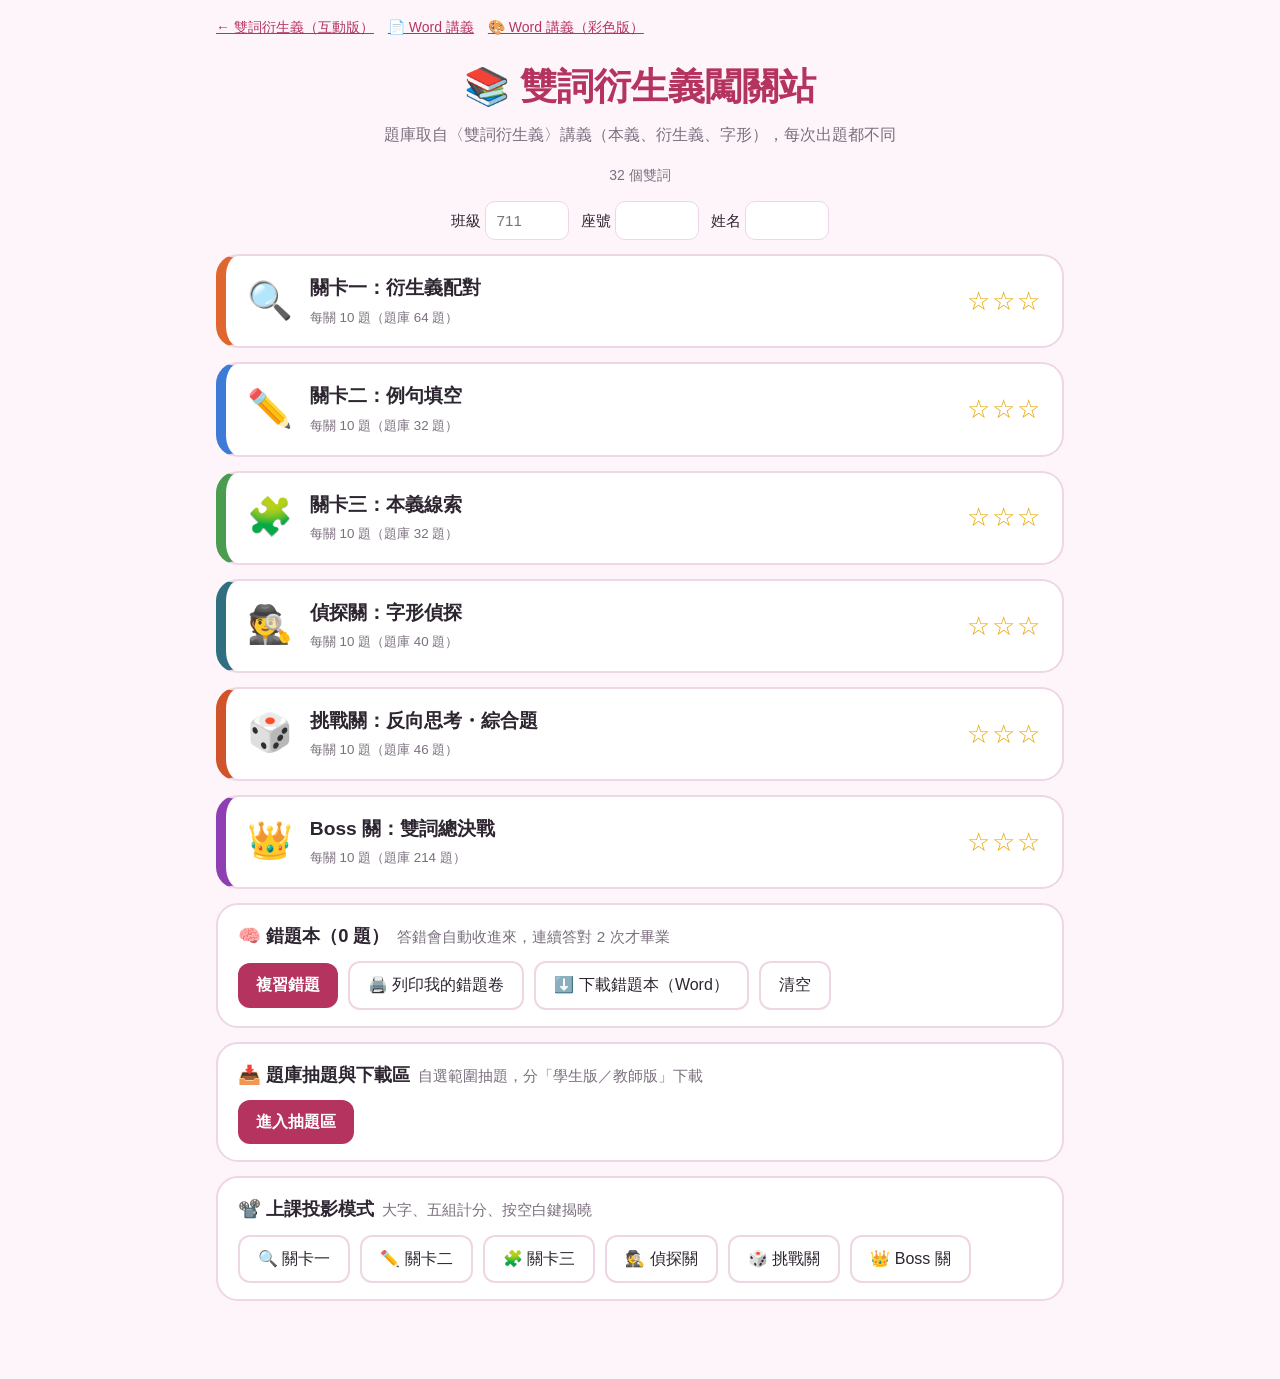
<file: quiz/index.html>
<!DOCTYPE html>
<html lang="zh-Hant">
<head>
<meta charset="utf-8">
<meta name="viewport" content="width=device-width, initial-scale=1, viewport-fit=cover">
<title>雙詞衍生義闖關站（遊戲版）</title>
<style>
:root{--bg:#fdf5fa;--fg:#2d2530;--muted:#7b6f7e;--card:#fff;--bd:#efd6e5;--ac:#b5345f;--ac2:#8e2449;--ok:#dff3e6;--okb:#3a9a5c;--bad:#fbe1e1;--badb:#c94141;--star:#e6a700}
@media (prefers-color-scheme:dark){:root{--bg:#1d171b;--fg:#f1e8ee;--muted:#b3a5ae;--card:#2a2127;--bd:#4a3843;--ac:#e0688f;--ac2:#f08aab;--ok:#1f4130;--okb:#6fd193;--bad:#4d2424;--badb:#f08a8a;--star:#ffcc33}}
*{box-sizing:border-box}
html{-webkit-text-size-adjust:100%}
body{margin:0;background:var(--bg);color:var(--fg);font:16px/1.65 "Noto Sans TC","PingFang TC","Microsoft JhengHei",sans-serif;padding:env(safe-area-inset-top) 0 env(safe-area-inset-bottom)}
main{max-width:880px;margin:0 auto;padding:16px 16px 64px}
a{color:var(--ac)}
.crumb{font-size:14px;color:var(--muted)}
h1{color:var(--ac);text-align:center;font-size:clamp(1.6rem,5vw,2.3rem);margin:.5em 0 .1em}
.lead{text-align:center;color:var(--muted);margin:0 0 1em}
.toolbar{display:flex;flex-wrap:wrap;gap:10px;align-items:center;justify-content:center;margin:0 0 14px}
select,input,button{font:inherit;color:inherit}
select,input[type=text],input[type=number]{background:var(--card);border:1px solid var(--bd);border-radius:10px;padding:6px 10px}
.who{display:flex;flex-wrap:wrap;gap:8px 12px;align-items:center;justify-content:center;font-size:.95em;margin-bottom:14px}
.who input{width:5.5em}
.level{display:flex;align-items:center;gap:16px;width:100%;text-align:left;background:var(--card);border:2px solid var(--bd);border-left:10px solid var(--c,#ccc);border-radius:22px;padding:16px 20px;margin:0 0 14px;cursor:pointer;transition:transform .12s}
.level:hover,.level:focus-visible{transform:translateY(-2px);border-color:var(--c)}
.level .ic{font-size:2.3rem;line-height:1;width:1.3em;text-align:center}
.level b{display:block;font-size:1.2rem}
.level small{color:var(--muted)}
.level .st{margin-left:auto;font-size:1.6rem;letter-spacing:2px;color:var(--star);white-space:nowrap}
.box{background:var(--card);border:2px solid var(--bd);border-radius:22px;padding:16px 20px;margin:0 0 14px}
.box h2{font-size:1.15rem;margin:0 0 10px}
.box h2 small{font-weight:normal;color:var(--muted);margin-left:8px}
.btn{background:var(--ac);color:#fff;border:0;border-radius:12px;padding:9px 18px;cursor:pointer;font-weight:bold}
.btn:hover{background:var(--ac2)}
.btn.ghost{background:transparent;color:var(--fg);border:2px solid var(--bd);font-weight:normal}
.btn:disabled{opacity:.5;cursor:default}
.row{display:flex;flex-wrap:wrap;gap:10px;align-items:center}
.hidden{display:none!important}
/* 作答畫面 */
#play .top{display:flex;justify-content:space-between;align-items:center;gap:10px;flex-wrap:wrap;margin-bottom:8px}
.bar{height:10px;background:var(--bd);border-radius:6px;overflow:hidden;margin:6px 0 14px}
.bar i{display:block;height:100%;background:var(--ac);width:0;transition:width .3s}
.qcard{background:var(--card);border:2px solid var(--bd);border-radius:22px;padding:20px}
.qtag{display:inline-block;font-size:.85em;background:var(--bd);border-radius:8px;padding:0 8px;margin-bottom:6px}
.ctx{font-size:.95em;background:var(--bg);border-radius:12px;padding:10px 14px;margin:0 0 10px;max-height:14em;overflow:auto;text-indent:2em}
.stem{font-size:1.25rem;margin:.2em 0 .8em}
.opts{display:grid;grid-template-columns:repeat(auto-fit,minmax(min(100%,220px),1fr));gap:10px}
.opts.long{grid-template-columns:1fr}
.opt{text-align:left;background:var(--bg);border:2px solid var(--bd);border-radius:14px;padding:10px 14px;cursor:pointer;font-size:1.05rem}
.opt:hover:not(:disabled){border-color:var(--ac)}
.opt.right{background:var(--ok);border-color:var(--okb)}
.opt.wrong{background:var(--bad);border-color:var(--badb)}
.fillrow{display:flex;gap:10px;flex-wrap:wrap}
.fillrow input{font-size:1.2rem;width:10em}
.fb{margin-top:12px;font-weight:bold;min-height:1.5em}
.fb.ok{color:var(--okb)}.fb.no{color:var(--badb)}
.fb .x{font-weight:normal;color:var(--fg);font-size:.95em}
.result{text-align:center}
.result .big{font-size:3rem;color:var(--star);letter-spacing:6px}
.wlist{margin:10px 0 0;padding-left:1.3em}
.wlist li{margin:.3em 0}
/* 抽題區 */
.chips{display:flex;flex-wrap:wrap;gap:6px 10px}
.chips label{background:var(--bg);border:1px solid var(--bd);border-radius:10px;padding:3px 10px;cursor:pointer;white-space:nowrap}
.preview{max-height:24em;overflow:auto;background:var(--bg);border-radius:12px;padding:8px 14px;margin-top:10px;font-size:.95em}
.preview ol{padding-left:1.4em;margin:.4em 0}
/* 投影 */
#proj{position:fixed;inset:0;background:var(--bg);z-index:50;display:flex;flex-direction:column;padding:2vh 3vw;overflow:auto}
#proj .ph{display:flex;justify-content:space-between;align-items:center;gap:10px;flex-wrap:wrap;font-size:1.3rem}
#proj .pq{flex:1;display:flex;flex-direction:column;justify-content:center}
#proj .pstem{font-size:clamp(1.8rem,4.5vw,3.6rem);font-weight:bold;margin:0 0 3vh;line-height:1.4}
#proj .popts{display:grid;grid-template-columns:repeat(2,1fr);gap:2vh 2vw}
#proj .popts.long{grid-template-columns:1fr}
#proj .popts div{font-size:clamp(1.3rem,3.2vw,2.6rem);background:var(--card);border:3px solid var(--bd);border-radius:20px;padding:1.5vh 2vw}
#proj .popts div.right{background:var(--ok);border-color:var(--okb)}
#proj .pans{font-size:clamp(1.3rem,3vw,2.4rem);color:var(--okb);font-weight:bold;min-height:1.6em;margin-top:2vh}
#proj .teams{display:flex;flex-wrap:wrap;gap:10px;justify-content:center;margin-top:2vh}
#proj .team{background:var(--card);border:2px solid var(--bd);border-radius:16px;padding:6px 14px;font-size:1.3rem;display:flex;gap:8px;align-items:center}
#proj .team b{font-size:1.8rem;min-width:1.5em;text-align:center}
#proj .team button{font-size:1.2rem;border-radius:10px;border:1px solid var(--bd);background:var(--bg);cursor:pointer;width:2em}
#proj .hint{color:var(--muted);font-size:1rem;text-align:center;margin-top:1vh}
/* 列印 */
#printArea{display:none}
@media print{
  body{background:#fff;color:#000}
  main,#proj{display:none!important}
  #printArea{display:block;font:12pt/1.7 "Microsoft JhengHei","PingFang TC",sans-serif;color:#000}
  #printArea h1{font-size:16pt;text-align:center;color:#000}
  #printArea .pq{break-inside:avoid;margin:0 0 10pt}
}
</style>
</head>
<body>
<main>
<div class="crumb"><a href="../">← 雙詞衍生義（互動版）</a>　<a href="../shuangci-handout.docx">📄 Word 講義</a>　<a href="../shuangci-handout-color.docx">🎨 Word 講義（彩色版）</a></div>
<h1>📚 雙詞衍生義闖關站</h1>
<p class="lead">題庫取自〈雙詞衍生義〉講義（本義、衍生義、字形），每次出題都不同</p>

<div class="toolbar"><span id="loadMsg" class="crumb"></span></div>
<div class="who" id="who">
  <label>班級 <input id="f-cls" type="text" maxlength="8" placeholder="711" autocomplete="off"></label>
  <label>座號 <input id="f-seat" type="text" maxlength="2" inputmode="numeric" autocomplete="off"></label>
  <label>姓名 <input id="f-name" type="text" maxlength="10" autocomplete="off"></label>
</div>

<section id="home">
  <div id="levels"></div>

  <div class="box">
    <h2>🧠 錯題本（<span id="wbn">0</span> 題）<small>答錯會自動收進來，連續答對 2 次才畢業</small></h2>
    <div class="row">
      <button class="btn" id="wbReview" type="button">複習錯題</button>
      <button class="btn ghost" id="wbPrint" type="button">🖨️ 列印我的錯題卷</button>
      <button class="btn ghost" id="wbDoc" type="button">⬇️ 下載錯題本（Word）</button>
      <button class="btn ghost" id="wbClear" type="button">清空</button>
    </div>
  </div>

  <div class="box">
    <h2>📥 題庫抽題與下載區<small>自選範圍抽題，分「學生版／教師版」下載</small></h2>
    <button class="btn" id="openPick" type="button">進入抽題區</button>
    <div id="pick" class="hidden" style="margin-top:12px">
      <div class="chips" id="pkRounds" style="display:none"></div>
      <p style="margin:.8em 0 .2em">題型</p>
      <div class="chips" id="pkTypes"></div>
      <div class="row" style="margin-top:10px">
        <label>題數 <input id="pkN" type="number" min="5" max="200" value="30" style="width:5em"></label>
        <button class="btn" id="pkGo" type="button">抽題</button>
        <button class="btn ghost" id="pkStu" type="button" disabled>⬇️ 學生版</button>
        <button class="btn ghost" id="pkTea" type="button" disabled>⬇️ 教師版</button>
        <button class="btn ghost" id="pkPrint" type="button" disabled>🖨️ 列印</button>
      </div>
      <div class="preview hidden" id="pkPrev"></div>
    </div>
  </div>

  <div class="box">
    <h2>📽️ 上課投影模式<small>大字、五組計分、按空白鍵揭曉</small></h2>
    <div class="row" id="projBtns"></div>
  </div>
</section>

<section id="play" class="hidden">
  <div class="top"><b id="pTitle"></b><span id="pCount"></span><button class="btn ghost" id="pQuit" type="button">← 回關卡</button></div>
  <div class="bar"><i id="pBar"></i></div>
  <div class="qcard" id="qcard"></div>
</section>

<section id="done" class="hidden">
  <div class="qcard result" id="doneBox"></div>
</section>
</main>

<div id="proj" class="hidden" role="dialog" aria-label="上課投影模式">
  <div class="ph"><b id="prTitle"></b><span id="prCount"></span><button class="btn ghost" id="prQuit" type="button">✕ 離開</button></div>
  <div class="pq"><div class="pstem" id="prStem"></div><div class="popts" id="prOpts"></div><div class="pans" id="prAns"></div></div>
  <div class="teams" id="prTeams"></div>
  <div class="hint">空白鍵：揭曉／下一題　←→：上一題／下一題　+／-：調整組數</div>
</div>

<div id="printArea"></div>

<script>
var DATA = {"n": 1, "idioms": [{"w": "跋涉", "s": "旅途的艱辛", "d": "旅途的艱辛", "k": "引申為", "e": "他們翻山越嶺，長途跋涉，終於抵達目的地。", "p": [["跋", "本指在陸地上走"], ["涉", "本指在水中走"]], "g": ["滄桑"], "clue": "一字本指在陸地上走，另一字本指在水中走。這個詞語是："}, {"w": "管弦", "s": "音樂", "d": "音樂", "k": "引申為", "e": "音樂廳裡管弦齊奏，樂聲悠揚動聽。", "p": [["管", "本指管樂"], ["弦", "本指弦樂"]], "g": [], "clue": "一字本指管樂，另一字本指弦樂。這個詞語是："}, {"w": "樞紐", "s": "事物重要的關鍵或相互連結的中心", "d": "事物重要的關鍵或相互連結的中心", "k": "比喻", "e": "臺北車站是北臺灣重要的交通樞紐。", "p": [["樞", "本指門戶的轉軸"], ["紐", "衣服的扣子"]], "g": ["基礎"], "clue": "一字本指門戶的轉軸，另一字衣服的扣子。這個詞語是："}, {"w": "紀綱", "s": "法則", "d": "法則", "k": "引申為", "e": "國家若紀綱廢弛，社會秩序就會大亂。", "p": [["紀", "網上的細繩"], ["綱", "網上的粗繩"]], "g": ["圭臬", "準繩", "規矩"], "clue": "一字指網上的細繩，另一字指網上的粗繩。這個詞語是："}, {"w": "規矩", "s": "法度", "d": "法度", "k": "引申為", "e": "在學校就要守規矩，不可任意妄為。", "p": [["規", "畫圓的器具"], ["矩", "畫方的器具"]], "g": ["圭臬", "準繩", "紀綱"], "clue": "一字指畫圓的器具，另一字指畫方的器具。這個詞語是："}, {"w": "準繩", "s": "權衡事物的法度", "d": "權衡事物的法度", "k": "引申為", "e": "法律是判斷是非對錯的準繩。", "p": [["準", "古代量測水平的器具"], ["繩", "木匠用以取直的工具"]], "g": ["圭臬", "紀綱", "規矩"], "clue": "一字古代量測水平的器具，另一字木匠用以取直的工具。這個詞語是："}, {"w": "圭臬", "s": "法度、典則", "d": "法度、典則", "k": "引申為", "e": "他把老師的教誨奉為圭臬，終身遵行不渝。", "p": [["圭", "古代測日影的器具"], ["臬", "測量日影方位的桿柱，用以計算時間"]], "g": ["準繩", "紀綱", "規矩"], "clue": "一字指古代測日影的器具，另一字指測量日影方位的桿柱。這個詞語是："}, {"w": "陶冶", "s": "塑造化育", "d": "塑造化育", "k": "引申為", "e": "欣賞好的音樂，可以陶冶性情。", "p": [["陶", "製造陶器"], ["冶", "將金屬鎔化倒入模型中冷卻凝固，做成各種器物"]], "g": ["切磋", "斟酌", "淬鍊", "琢磨", "砥礪", "磨鍊", "針砭", "鍛鍊"], "clue": "一字製造陶器，另一字將金屬鎔化倒入模型中冷卻凝固，做成各種器物。這個詞語是："}, {"w": "砥礪", "s": "磨鍊", "d": "磨鍊", "k": "引申為", "e": "好朋友之間應該互相砥礪，共同進步。", "p": [["砥", "細的磨刀石"], ["礪", "粗的磨刀石"]], "g": ["切磋", "斟酌", "淬鍊", "琢磨", "磨鍊", "針砭", "鍛鍊", "陶冶"], "clue": "一字指細的磨刀石，另一字指粗的磨刀石。這個詞語是："}, {"w": "針砭", "s": "規勸過失", "d": "規勸過失", "k": "引申為", "e": "這篇社論針砭時弊，發人深省。", "p": [["針", "中醫用以刺穴治病的金屬針"], ["砭", "古代用來治病的石針"]], "g": ["切磋", "斟酌", "淬鍊", "琢磨", "砥礪", "磨鍊", "鍛鍊", "陶冶"], "clue": "一字中醫用以刺穴治病的金屬針，另一字古代用來治病的石針。這個詞語是："}, {"w": "切磋", "s": "互相研究、討論", "d": "互相研究、討論", "k": "引申為", "e": "兩位棋士在賽後互相切磋棋藝。", "p": [["切", "指割斷、分開"], ["磋", "琢磨、磨製"]], "g": ["斟酌", "淬鍊", "琢磨", "砥礪", "磨鍊", "針砭", "鍛鍊", "陶冶"], "clue": "一字指割斷、分開，另一字琢磨、磨製。這個詞語是："}, {"w": "琢磨", "s": "對品德或文章不斷精益求精", "d": "對品德或文章不斷精益求精", "k": "引申為", "e": "寫文章要反覆琢磨字句，才能精益求精。", "p": [["琢", "本指雕磨玉石"], ["磨", "摩擦而使物品光滑或銳利"]], "g": ["切磋", "斟酌", "淬鍊", "砥礪", "磨鍊", "針砭", "鍛鍊", "陶冶"], "clue": "一字本指雕磨玉石，另一字摩擦而使物品光滑或銳利。這個詞語是："}, {"w": "淬鍊", "s": "磨鍊", "d": "磨鍊", "k": "引申為", "e": "經過嚴格訓練的淬鍊，他的球技突飛猛進。", "p": [["淬", "本指打造刀劍時，將金屬燒紅後浸入水中，以增加其硬度，使其更堅利"], ["鍊", "物質去除雜質，變得精純或堅硬"]], "g": ["切磋", "斟酌", "琢磨", "砥礪", "磨鍊", "針砭", "鍛鍊", "陶冶"], "clue": "一字本指打造刀劍時，將金屬燒紅後浸入水中，以增加其硬度，使其更堅利，另一字物質去除雜質，變得精純或堅硬。這個詞語是："}, {"w": "磨鍊", "s": "鍛鍊、考驗", "d": "鍛鍊、考驗", "k": "引申為", "e": "艱苦的環境磨鍊了他堅強的意志。", "p": [["磨", "摩擦而使物品光滑或銳利"], ["鍊", "用火燒烤或高溫加熱等方法，使物質去除雜質，變得精純或堅硬"]], "g": ["切磋", "斟酌", "淬鍊", "琢磨", "砥礪", "針砭", "鍛鍊", "陶冶"], "clue": "一字摩擦而使物品光滑或銳利，另一字用火燒烤或高溫加熱等方法，使物質去除雜質，變得精純或堅硬。這個詞語是："}, {"w": "鍛鍊", "s": "從艱苦中養成任勞耐苦的習慣，或練習敏銳的知覺及正確的觀念", "d": "從艱苦中養成任勞耐苦的習慣，或練習敏銳的知覺及正確的觀念", "k": "引申為", "e": "他每天清晨慢跑，鍛鍊身體。", "p": [["鍛", "本指將金屬放入火中燒紅，再用鐵槌槌打"], ["鍊", "用火燒烤或高溫加熱等方法，使物質去除雜質，變得精純或堅硬"]], "g": ["切磋", "斟酌", "淬鍊", "琢磨", "砥礪", "磨鍊", "針砭", "陶冶"], "clue": "一字本指將金屬放入火中燒紅，再用鐵槌槌打，另一字用火燒烤或高溫加熱等方法，使物質去除雜質，變得精純或堅硬。這個詞語是："}, {"w": "狼狽", "s": "情勢窘迫，進退兩難", "d": "情勢窘迫，進退兩難。亦比喻身心困頓疲乏。亦比喻彼此勾結，相倚為惡，如「狼狽為奸」", "k": "比喻", "e": "突然下起大雨，大家淋得一身溼，十分狼狽。", "p": [["狼", "前二足長，後二足短的動物"], ["狽", "前二足短，後二足長，似狼的動物"]], "g": ["汙穢"], "clue": "一字指前二足長、後二足短的動物，另一字指前二足短、後二足長，似狼的動物。這個詞語是："}, {"w": "汙穢", "s": "骯髒、不潔", "d": "骯髒、不潔", "k": "引申為", "e": "河川被亂倒的垃圾弄得十分汙穢。", "p": [["汙", "不流動的水"], ["穢", "雜草"]], "g": ["狼狽"], "clue": "一字不流動的水，另一字雜草。這個詞語是："}, {"w": "桑梓", "s": "故鄉、家園", "d": "故鄉、家園", "k": "引申為", "e": "遊子離鄉多年，心中始終思念著桑梓。", "p": [["桑", "桑樹"], ["梓", "梓樹"]], "g": ["喬梓", "手足", "椿萱", "琴瑟", "骨肉"], "clue": "一字指桑樹，另一字指梓樹。這個詞語是："}, {"w": "枷鎖", "s": "束縛、壓迫", "d": "束縛、壓迫", "k": "引申為", "e": "他終於擺脫了傳統觀念的枷鎖。", "p": [["枷", "古時套在犯人脖子上的刑具"], ["鎖", "拴在犯人腳踝上的刑具"]], "g": ["干戈", "玉帛", "藩籬"], "clue": "一字指套在犯人脖子上的刑具，另一字指拴在犯人腳踝上的刑具。這個詞語是："}, {"w": "矛盾", "s": "言語行為自相抵觸", "d": "言語行為自相抵觸", "k": "引申為", "e": "他說要節約，卻天天亂買東西，言行實在矛盾。", "p": [["矛", "古代一種直刺兵器"], ["盾", "抵禦敵人矢刃等攻擊，保護己身安全的兵器"]], "g": [], "clue": "一字指古代直刺的兵器，另一字指抵禦攻擊、保護自身的兵器。這個詞語是："}, {"w": "斟酌", "s": "考慮可否而決定取捨", "d": "考慮可否而決定取捨", "k": "引申為", "e": "這件事關係重大，請你再三斟酌後再決定。", "p": [["斟", "指倒酒"], ["酌", "指飲酒"]], "g": ["切磋", "淬鍊", "琢磨", "砥礪", "磨鍊", "針砭", "鍛鍊", "陶冶"], "clue": "一字指倒酒，另一字指飲酒。這個詞語是："}, {"w": "干戈", "s": "武器、兵事、戰亂", "d": "武器、兵事、戰亂", "k": "引申為", "e": "戰火連年，干戈不息，百姓流離失所。", "p": [["干", "本指阻擋刀劍、護衛身軀的盾牌"], ["戈", "長柄橫刀的平頭戟（戟：ㄐㄧˇ）"]], "g": ["枷鎖", "玉帛", "藩籬"], "clue": "一字本指阻擋刀劍、護衛身軀的盾牌，另一字長柄橫刀的平頭戟（戟：ㄐㄧˇ）。這個詞語是："}, {"w": "玉帛", "s": "財物、和平", "d": "財物、和平", "k": "引申為", "e": "兩國領袖握手言和，化干戈為玉帛。", "p": [["玉", "本指玉器"], ["帛", "本指絲織品"]], "g": ["干戈", "枷鎖", "藩籬"], "clue": "一字本指玉器，另一字本指絲織品。這個詞語是："}, {"w": "藩籬", "s": "保護防衛、範圍、邊界", "d": "保護防衛、範圍、邊界", "k": "引申為", "e": "網路的發達，打破了人與人之間的藩籬。", "p": [["藩", "本指籬笆"], ["籬", "本指籬笆"]], "g": ["干戈", "枷鎖", "玉帛"], "clue": "一字本指籬笆，另一字本指籬笆。這個詞語是："}, {"w": "琴瑟", "s": "夫妻感情融洽", "d": "夫妻感情融洽", "k": "引申為", "e": "這對夫妻琴瑟和鳴，相處融洽。", "p": [["琴", "本指樂器名"], ["瑟", "本指樂器名"]], "g": ["喬梓", "手足", "桑梓", "椿萱", "骨肉"], "clue": "一字本指樂器名，另一字本指樂器名。這個詞語是："}, {"w": "骨肉", "s": "至親", "d": "至親", "k": "引申為", "e": "兄弟姊妹是骨肉至親，理應互相扶持。", "p": [["骨", "本指骨頭"], ["肉", "本指肉"]], "g": ["喬梓", "手足", "桑梓", "椿萱", "琴瑟"], "clue": "一字本指骨頭，另一字本指肉。這個詞語是："}, {"w": "手足", "s": "同胞兄弟", "d": "同胞兄弟", "k": "引申為", "e": "他和弟弟手足情深，從不吵架。", "p": [["手", "本指手"], ["足", "本指腳"]], "g": ["喬梓", "桑梓", "椿萱", "琴瑟", "骨肉"], "clue": "一字本指手，另一字本指腳。這個詞語是："}, {"w": "椿萱", "s": "父母", "d": "父母", "k": "引申為", "e": "每逢過年，他都帶著全家回鄉探望椿萱。", "p": [["椿", "本指香椿"], ["萱", "本指萱草"]], "g": ["喬梓", "手足", "桑梓", "琴瑟", "骨肉"], "clue": "一字本指香椿，另一字本指萱草。這個詞語是："}, {"w": "喬梓", "s": "父子", "d": "父子", "k": "引申為", "e": "這對喬梓同台演出，傳為藝壇佳話。", "p": [["喬", "本指喬木"], ["梓", "本指梓木"]], "g": ["手足", "桑梓", "椿萱", "琴瑟", "骨肉"], "clue": "一字本指喬木，另一字本指梓木。這個詞語是："}, {"w": "眉睫", "s": "緊迫", "d": "緊迫", "k": "引申為", "e": "考試迫在眉睫，他卻還在玩遊戲。", "p": [["眉", "本指眉毛"], ["睫", "本指睫毛"]], "g": [], "clue": "一字本指眉毛，另一字本指睫毛。這個詞語是："}, {"w": "基礎", "s": "事物的根本", "d": "事物的根本", "k": "引申為", "e": "學好國字，是閱讀與寫作的基礎。", "p": [["基", "本指房屋的基址"], ["礎", "本指房屋柱腳的礎石"]], "g": ["樞紐"], "clue": "一字指房屋的基址，另一字指房屋柱腳的礎石。這個詞語是："}, {"w": "滄桑", "s": "世事變化無常", "d": "世事變化無常", "k": "引申為", "e": "老人歷盡滄桑，臉上刻滿歲月的痕跡。", "p": [["滄", "本指滄海"], ["桑", "本指桑田"]], "g": ["跋涉"], "clue": "一字指滄海，另一字指桑田。這個詞語是："}], "glyph": [{"w": "跋涉", "q": "「ㄅㄚˊ」涉", "a": "跋", "o": ["拔", "跛", "趺"]}, {"w": "樞紐", "q": "樞「ㄋㄧㄡˇ」", "a": "紐", "o": ["鈕", "扭", "忸"]}, {"w": "圭臬", "q": "圭「ㄋㄧㄝˋ」", "a": "臬", "o": ["梟", "臭", "皋"]}, {"w": "砥礪", "q": "「ㄉㄧˇ」礪", "a": "砥", "o": ["低", "抵", "底"]}, {"w": "針砭", "q": "針「ㄅㄧㄢ」", "a": "砭", "o": ["貶", "泛", "眨"]}, {"w": "狼狽", "q": "狼「ㄅㄟˋ」", "a": "狽", "o": ["貝", "唄", "背"]}, {"w": "桑梓", "q": "桑「ㄗˇ」", "a": "梓", "o": ["滓", "宰", "仔"]}, {"w": "斟酌", "q": "「ㄓㄣ」酌", "a": "斟", "o": ["甚", "堪", "湛"]}, {"w": "藩籬", "q": "藩「ㄌㄧˊ」", "a": "籬", "o": ["離", "璃", "縭"]}, {"w": "眉睫", "q": "眉「ㄐㄧㄝˊ」", "a": "睫", "o": ["捷", "婕", "楫"]}, {"w": "琢磨", "q": "「ㄓㄨㄛˊ」磨", "a": "琢", "o": ["啄", "涿", "逐"]}, {"w": "淬鍊", "q": "「ㄘㄨㄟˋ」鍊", "a": "淬", "o": ["碎", "猝", "粹"]}, {"w": "枷鎖", "q": "「ㄐㄧㄚ」鎖", "a": "枷", "o": ["架", "嘉", "痂"]}, {"w": "藩籬", "q": "「ㄈㄢ」籬", "a": "藩", "o": ["潘", "番", "翻"]}, {"w": "椿萱", "q": "「ㄔㄨㄣ」萱", "a": "椿", "o": ["春", "蠢", "純"]}, {"w": "椿萱", "q": "椿「ㄒㄩㄢ」", "a": "萱", "o": ["喧", "宣", "渲"]}, {"w": "基礎", "q": "基「ㄔㄨˇ」", "a": "礎", "o": ["楚", "處", "儲"]}, {"w": "滄桑", "q": "「ㄘㄤ」桑", "a": "滄", "o": ["蒼", "倉", "艙"]}, {"w": "汙穢", "q": "汙「ㄏㄨㄟˋ」", "a": "穢", "o": ["歲", "噦", "濊"]}, {"w": "矛盾", "q": "矛「ㄉㄨㄣˋ」", "a": "盾", "o": ["遁", "頓", "鈍"]}], "mc": [{"s": "「跋涉」一詞，「跋」與「涉」的本義分別是：", "c": "在陸地上走、在水中走", "w": ["在水中走、在陸地上走", "都是在陸地上走", "都是在水中走"], "x": "跋：本指在陸地上走；涉：本指在水中走。"}, {"s": "下列哪一個詞語，引申為「音樂」？", "c": "管弦", "w": ["樞紐", "紀綱", "斟酌"], "x": "管：管樂；弦：弦樂；合稱引申為音樂。"}, {"s": "「樞紐」比喻的是：", "c": "事物重要的關鍵或相互連結的中心", "w": ["旅途的艱辛", "法度", "故鄉、家園"], "x": "樞：門戶的轉軸；紐：衣服的扣子。"}, {"s": "下列哪一組詞語，都可以引申為「法度、準則」？", "c": "規矩、準繩", "w": ["狼狽、汙穢", "骨肉、手足", "桑梓、枷鎖"], "x": "規矩、準繩、紀綱、圭臬都與法度、準則有關。"}, {"s": "「紀綱」的「紀」與「綱」，本義分別指：", "c": "網上的細繩、網上的粗繩", "w": ["細的磨刀石、粗的磨刀石", "畫圓的器具、畫方的器具", "前二足長的動物、前二足短的動物"], "x": "紀：網上的細繩；綱：網上的粗繩。"}, {"s": "「砥礪」的「砥」與「礪」，本義分別指：", "c": "細的磨刀石、粗的磨刀石", "w": ["粗的磨刀石、細的磨刀石", "古時套在脖子上、拴在腳踝上的刑具", "古代測日影的器具、測量日影方位的桿柱"], "x": "砥：細的磨刀石；礪：粗的磨刀石。"}, {"s": "下列哪一個詞語，與「砥礪」的引申義（磨鍊）相近？", "c": "淬鍊", "w": ["汙穢", "干戈", "藩籬"], "x": "砥礪、淬鍊都引申為磨鍊。"}, {"s": "「狼狽」比喻的是：", "c": "情勢窘迫，進退兩難", "w": ["言語行為自相抵觸", "考慮可否而決定取捨", "世事變化無常"], "x": "狼：前二足長；狽：前二足短，後二足長。狼狽也可比喻彼此勾結，如「狼狽為奸」。"}, {"s": "「汙穢」的「汙」與「穢」，本義分別指：", "c": "不流動的水、雜草", "w": ["桑樹、梓樹", "枷、鎖", "香椿、萱草"], "x": "汙：不流動的水；穢：雜草；引申為骯髒、不潔。"}, {"s": "「桑梓」引申為：", "c": "故鄉、家園", "w": ["父母", "父子", "同胞兄弟"], "x": "桑：桑樹；梓：梓樹；古人常在家宅旁種植桑樹和梓樹。"}, {"s": "下列哪一個詞語，引申為「財物、和平」？", "c": "玉帛", "w": ["干戈", "藩籬", "枷鎖"], "x": "玉：玉器；帛：絲織品。與「干戈」（武器、戰亂）相對。"}, {"s": "「干戈」引申為：", "c": "武器、兵事、戰亂", "w": ["財物、和平", "保護防衛、範圍、邊界", "束縛、壓迫"], "x": "干：盾牌；戈：長柄橫刀的平頭戟。"}, {"s": "下列哪一個詞語，引申為「父母」？", "c": "椿萱", "w": ["喬梓", "手足", "骨肉"], "x": "椿：香椿；萱：萱草。喬梓稱父子，手足稱同胞兄弟，骨肉稱至親。"}, {"s": "「眉睫」引申為：", "c": "緊迫", "w": ["故鄉", "法度", "音樂"], "x": "眉：眉毛；睫：睫毛。兩者距離極近，引申為緊迫，如「迫在眉睫」。"}]};
</script>
<script>
(function () {
  'use strict';
  var ROUNDS = 1, PER = 10;
  var CN = '零一二三四五六七八九十';
  function cnum(n) { return n <= 10 ? CN[n] : n < 20 ? '十' + CN[n - 10] : CN[Math.floor(n / 10)] + '十' + (n % 10 ? CN[n % 10] : ''); }
  var L = 'ABCDEFGH';
  var LEVELS = [
    { id: 'def', ic: '🔍', c: '#e0662f', name: '關卡一：衍生義配對', short: '關卡一' },
    { id: 'ex', ic: '✏️', c: '#3d7bd6', name: '關卡二：例句填空', short: '關卡二' },
    { id: 'clue', ic: '🧩', c: '#4a9c4f', name: '關卡三：本義線索', short: '關卡三' },
    { id: 'char', ic: '🕵️', c: '#2f6f80', name: '偵探關：字形偵探', short: '偵探關' },
    { id: 'hand', ic: '🎲', c: '#d0532a', name: '挑戰關：反向思考・綜合題', short: '挑戰關' },
    { id: 'boss', ic: '👑', c: '#8e3fb3', name: 'Boss 關：雙詞總決戰', short: 'Boss 關' }
  ];
  var $ = function (id) { return document.getElementById(id); };
  function esc(s) { return String(s == null ? '' : s).replace(/[&<>"]/g, function (c) { return { '&': '&amp;', '<': '&lt;', '>': '&gt;', '"': '&quot;' }[c]; }); }
  function shuffle(a) { a = a.slice(); for (var i = a.length - 1; i > 0; i--) { var j = Math.floor(Math.random() * (i + 1)); var t = a[i]; a[i] = a[j]; a[j] = t; } return a; }
  function sample(a, n) { return shuffle(a).slice(0, n); }
  function words(s) { return (s || '').split(/[\s　、，]+/).filter(Boolean); }
  var store = {
    get: function (k, d) { try { var v = localStorage.getItem(k); return v ? JSON.parse(v) : d; } catch (e) { return d; } },
    set: function (k, v) { try { localStorage.setItem(k, JSON.stringify(v)); } catch (e) {} }
  };

  // ---------- 題庫 ----------
  var cache = {};
  function load(n) { return Promise.resolve(DATA); }

  // 每個題目物件：{id, r, lv, s, o[], a(index) | ans(text), x, ctx, t:'mc'|'fill'}
  function mk(r, lv, s, opts, ans, x, ctx) {
    var o = shuffle(opts), a = o.indexOf(ans);
    return { id: r + '|' + lv + '|' + s.slice(0, 60) + '|' + ans, r: r, lv: lv, t: 'mc', s: s, o: o, a: a, x: x || '', ctx: ctx || '' };
  }

  function explain(it) { return it.w + '：' + it.p.map(function (p) { return p[0] + '，' + p[1]; }).join('；') + '。' + it.k + '「' + it.d.split('。')[0] + '」。'; }
  function poolOf(B, it) { return B.idioms.filter(function (y) { return y !== it && (it.g || []).indexOf(y.w) < 0; }); }
  function distinct(arr, key, ex, n) {
    var seen = [ex], o = [];
    shuffle(arr).forEach(function (y) { if (o.length < n && seen.indexOf(y[key]) < 0) { seen.push(y[key]); o.push(y); } });
    return o;
  }
  function byW(B, w) { return B.idioms.filter(function (y) { return y.w === w; })[0]; }
  function gen(B, lv) {
    var r = 0, I = B.idioms, out = [];
    if (lv === 'boss') {
      ['def', 'ex', 'clue', 'char', 'hand'].forEach(function (l) { out = out.concat(gen(B, l)); });
      return out;
    }
    if (lv === 'def') {
      I.forEach(function (it) {
        var m1 = distinct(poolOf(B, it), 's', it.s, 3);
        out.push(mk(r, lv, '「' + it.w + '」的衍生義（引申義）是：', [it.s].concat(m1.map(function (y) { return y.s; })), it.s, explain(it)));
        var m2 = distinct(poolOf(B, it), 's', it.s, 3);
        out.push(mk(r, lv, '哪一個詞語的衍生義是：「' + it.s + '」', [it.w].concat(m2.map(function (y) { return y.w; })), it.w, explain(it)));
      });
    } else if (lv === 'ex') {
      I.forEach(function (it) {
        if (it.e.indexOf(it.w) < 0) return;
        out.push(mk(r, lv, it.e.split(it.w).join('□□'), [it.w].concat(sample(poolOf(B, it), 3).map(function (y) { return y.w; })), it.w, explain(it)));
      });
    } else if (lv === 'clue') {
      I.forEach(function (it) {
        out.push(mk(r, lv, it.clue, [it.w].concat(sample(poolOf(B, it), 3).map(function (y) { return y.w; })), it.w, explain(it)));
      });
    } else if (lv === 'char') {
      B.glyph.forEach(function (g) {
        var it = byW(B, g.w), x = it ? explain(it) : '';
        out.push(mk(r, lv, '請選出符合注音的正確字形：' + g.q, [g.a].concat(g.o), g.a, x));
        out.push({ id: r + '|' + lv + '|' + g.q + '|fill', r: r, lv: lv, t: 'fill', s: '請寫出符合注音的正確字形：' + g.q, ans: g.a, alt: [], x: x, tag: '字形' });
      });
    } else {
      B.mc.forEach(function (m) {
        var q = mk(r, lv, m.s, [m.c].concat(m.w), m.c, m.x); q.tag = '綜合測驗'; out.push(q);
      });
      I.forEach(function (it) {
        var q = mk(r, lv, '下列哪一個詞語，引申為「' + it.s + '」？', [it.w].concat(distinct(poolOf(B, it), 's', it.s, 3).map(function (y) { return y.w; })), it.w, explain(it));
        q.tag = '反向思考'; out.push(q);
      });
    }
    return out;
  }

  function optText(q, i) { return q.o[i]; }
  function ansText(q) { return q.t === 'fill' ? q.ans : '(' + L[q.a] + ') ' + q.o[q.a]; }

  // ---------- 錯題本 ----------
  var WB = 'shuangci-wrongbook';
  function wb() { return store.get(WB, {}); }
  function wbSave(o) { store.set(WB, o); wbCount(); }
  function wbCount() { $('wbn').textContent = Object.keys(wb()).length; }
  function wbMark(q, ok) {
    var o = wb();
    if (!ok) { o[q.id] = { q: q, streak: 0, at: Date.now() }; }
    else if (o[q.id]) { o[q.id].streak = (o[q.id].streak || 0) + 1; if (o[q.id].streak >= 2) delete o[q.id]; }
    wbSave(o);
  }

  // ---------- 星星 ----------
  function starsKey(r) { return 'shuangci-stars-r' + r; }
  function starStr(n) { return '★★★'.slice(0, n) + '☆☆☆'.slice(0, 3 - n); }

  // ---------- 首頁 ----------
  var R = 1;
  var B = DATA;
  function renderLevels() {
    var st = store.get(starsKey(R), {}), h = '';
    LEVELS.forEach(function (lv) {
      var n = B ? gen(B, lv.id).length : 0;
      h += '<button type="button" class="level" data-lv="' + lv.id + '" style="--c:' + lv.c + '"' + (n ? '' : ' disabled') + '><span class="ic">' + lv.ic + '</span><span><b>' + lv.name + '</b><small>' + (n ? '每關 ' + Math.min(PER, n) + ' 題（題庫 ' + n + ' 題）' : '本回沒有這類題目') + '</small></span><span class="st" aria-label="' + (st[lv.id] || 0) + ' 顆星">' + starStr(st[lv.id] || 0) + '</span></button>';
    });
    $('levels').innerHTML = h;
    Array.prototype.forEach.call(document.querySelectorAll('.level'), function (b) { b.onclick = function () { startLevel(b.getAttribute('data-lv')); }; });
    $('projBtns').innerHTML = LEVELS.map(function (lv) { return '<button type="button" class="btn ghost" data-lv="' + lv.id + '">' + lv.ic + ' ' + lv.short + '</button>'; }).join('');
    Array.prototype.forEach.call($('projBtns').querySelectorAll('button'), function (b) { b.onclick = function () { startProj(b.getAttribute('data-lv')); }; });
  }
  function setRound() { document.title = '雙詞衍生義闖關站'; $('loadMsg').textContent = B.idioms.length + ' 個雙詞'; renderLevels(); }

  ['f-cls', 'f-seat', 'f-name'].forEach(function (id) {
    var v = store.get('shuangci-' + id, ''); if (v && !$(id).value) $(id).value = v;
    $(id).addEventListener('change', function () { store.set('shuangci-' + id, $(id).value.trim()); });
  });

  // ---------- 作答 ----------
  var cur = null;
  function show(id) { ['home', 'play', 'done'].forEach(function (s) { $(s).classList.toggle('hidden', s !== id); }); window.scrollTo(0, 0); }
  function startLevel(lv) {
    if (!B) return;
    var all = gen(B, lv), qs = sample(all, PER);
    var meta = LEVELS.filter(function (x) { return x.id === lv; })[0];
    cur = { lv: lv, title: meta.name, qs: qs, i: 0, ok: 0, wrong: [], review: false };
    show('play'); renderQ();
  }
  function startReview() {
    var items = Object.keys(wb()).map(function (k) { return wb()[k].q; });
    if (!items.length) { alert('錯題本是空的，太棒了！'); return; }
    cur = { lv: 'review', title: '🧠 錯題複習', qs: sample(items, Math.min(20, items.length)), i: 0, ok: 0, wrong: [], review: true };
    show('play'); renderQ();
  }
  function renderQ() {
    var q = cur.qs[cur.i];
    $('pTitle').textContent = cur.title;
    $('pCount').textContent = '第 ' + (cur.i + 1) + ' / ' + cur.qs.length + ' 題　答對 ' + cur.ok;
    $('pBar').style.width = (cur.i / cur.qs.length * 100) + '%';
    var long = q.t === 'mc' && q.o.some(function (o) { return [...o].length > 12; });
    var h = '';
    if (q.tag || cur.review) h += '<span class="qtag">' + esc('' + (q.tag || '')) + '</span>';
    if (q.ctx) h += '<div class="ctx">' + esc(q.ctx) + '</div>';
    h += '<p class="stem">' + esc(q.s) + '</p>';
    if (q.t === 'mc') h += '<div class="opts' + (long ? ' long' : '') + '">' + q.o.map(function (o, k) { return '<button type="button" class="opt" data-k="' + k + '">(' + L[k] + ') ' + esc(o) + '</button>'; }).join('') + '</div>';
    else h += '<form class="fillrow" id="fillF"><input id="fillI" type="text" autocomplete="off" aria-label="作答"><button class="btn" type="submit">送出</button></form>';
    h += '<div class="fb" id="fb" aria-live="polite"></div><div class="row" style="margin-top:10px"><button class="btn hidden" id="next" type="button">' + (cur.i + 1 < cur.qs.length ? '下一題 →' : '看結果') + '</button></div>';
    $('qcard').innerHTML = h;
    if (q.t === 'mc') Array.prototype.forEach.call($('qcard').querySelectorAll('.opt'), function (b) { b.onclick = function () { answer(+b.getAttribute('data-k')); }; });
    else { $('fillF').onsubmit = function (e) { e.preventDefault(); var v = $('fillI').value.trim(); if (v) answer(v); }; $('fillI').focus(); }
    $('next').onclick = next;
  }
  function norm(s) { return String(s).replace(/[\s　（）()「」]/g, ''); }
  function answer(v) {
    var q = cur.qs[cur.i], ok;
    if (q.t === 'mc') {
      ok = v === q.a;
      Array.prototype.forEach.call($('qcard').querySelectorAll('.opt'), function (b) {
        var k = +b.getAttribute('data-k'); b.disabled = true;
        if (k === q.a) b.classList.add('right'); else if (k === v) b.classList.add('wrong');
      });
    } else {
      ok = [q.ans].concat(q.alt || []).some(function (a) { return norm(a) === norm(v); });
      $('fillI').disabled = true; $('fillF').querySelector('button').disabled = true;
    }
    if (ok) cur.ok++; else cur.wrong.push(q);
    wbMark(q, ok);
    var fb = $('fb');
    fb.className = 'fb ' + (ok ? 'ok' : 'no');
    fb.innerHTML = (ok ? '✔ 答對了！' : '✘ 正確答案：' + esc(ansText(q))) + (q.x ? '<div class="x">' + esc(q.x) + '</div>' : '');
    $('pCount').textContent = '第 ' + (cur.i + 1) + ' / ' + cur.qs.length + ' 題　答對 ' + cur.ok;
    $('next').classList.remove('hidden'); $('next').focus();
  }
  function next() { cur.i++; if (cur.i < cur.qs.length) renderQ(); else finish(); }
  function finish() {
    var n = cur.qs.length, k = cur.ok, pct = k / n;
    var s = pct >= .9 ? 3 : pct >= .7 ? 2 : pct >= .5 ? 1 : 0;
    if (!cur.review) {
      var st = store.get(starsKey(R), {}); if (s > (st[cur.lv] || 0)) { st[cur.lv] = s; store.set(starsKey(R), st); }
      sendScore(cur, k, n);
    }
    var h = '<h2>' + esc(cur.title) + '</h2><div class="big">' + starStr(s) + '</div><p style="font-size:1.3rem">答對 ' + k + ' / ' + n + ' 題</p><p id="sendMsg" class="crumb"></p>';
    if (cur.wrong.length) h += '<div style="text-align:left"><b>這次答錯的題目（已收進錯題本）：</b><ol class="wlist">' + cur.wrong.map(function (q) { return '<li>' + esc(q.s) + '<br><span class="crumb">答案：' + esc(ansText(q)) + '</span></li>'; }).join('') + '</ol></div>';
    h += '<div class="row" style="justify-content:center;margin-top:14px"><button class="btn" id="again" type="button">再玩一次</button><button class="btn ghost" id="back" type="button">回關卡</button></div>';
    $('doneBox').innerHTML = h; show('done');
    var lv = cur.lv;
    $('again').onclick = function () { if (lv === 'review') startReview(); else startLevel(lv); };
    $('back').onclick = function () { renderLevels(); show('home'); };
    if (window._sendMsg) { $('sendMsg').textContent = window._sendMsg; window._sendMsg = ''; }
  }
  function sendScore(c, k, n) {
    window._sendMsg = '';
    if (!window.GuwenAuth || !GuwenAuth.user) { window._sendMsg = ''; return; }
    var cls = $('f-cls').value.trim(), seat = $('f-seat').value.trim();
    var meta = LEVELS.filter(function (x) { return x.id === c.lv; })[0];
    var ans = c.qs.map(function (q) { return c.wrong.indexOf(q) >= 0 ? '0' : '1'; }).join('');
    fetch('/api/scores', { method: 'POST', credentials: 'same-origin', headers: { 'Content-Type': 'application/json' },
      body: JSON.stringify({ quiz: '雙詞衍生義闖關', cls: cls, seat: seat, mode: meta.short, total: Math.round(k * 100 / n), detail: { 關卡: meta.name, 答對: k + '/' + n }, answers: ans }) })
      .then(function (r) { return r.json(); })
      .then(function (j) { var m = $('sendMsg'); if (m) m.textContent = j && j.ok ? '✓ 成績已送給老師' : '成績送出失敗'; })
      .catch(function () { var m = $('sendMsg'); if (m) m.textContent = '成績送出失敗（網路問題）'; });
  }
  $('pQuit').onclick = function () { if (confirm('離開這一關？目前的作答不會計分。')) { renderLevels(); show('home'); } };
  $('wbReview').onclick = startReview;
  $('wbClear').onclick = function () { if (confirm('確定清空錯題本？')) wbSave({}); };

  // ---------- 列印／下載 ----------
  function sheetHTML(title, qs, withAns, forWord) {
    var h = '<h1>' + esc(title) + '</h1><p>班級：＿＿＿＿　座號：＿＿＿＿　姓名：＿＿＿＿＿＿　得分：＿＿＿＿</p>';
    qs.forEach(function (q, i) {
      h += '<div class="pq"><p>' + (q.t === 'mc' ? '（　）' : '') + (i + 1) + '. ' + '' + esc(q.s) + '</p>';
      if (q.ctx) h += '<p style="font-size:10pt;text-indent:2em">' + esc(q.ctx) + '</p>';
      if (q.t === 'mc') {
        var long = q.o.some(function (o) { return [...o].length > 12; });
        h += long ? q.o.map(function (o, k) { return '<p style="margin:0 0 0 2em">(' + L[k] + ') ' + esc(o) + '</p>'; }).join('') : '<p style="margin:0 0 0 2em">' + q.o.map(function (o, k) { return '(' + L[k] + ') ' + esc(o); }).join('　') + '</p>';
      } else h += '<p style="margin:0 0 0 2em">答：＿＿＿＿＿＿＿＿</p>';
      if (withAns) h += '<p style="margin:0 0 0 2em;color:#b5345f">答案：' + esc(ansText(q)) + (q.x ? '　' + esc(q.x) : '') + '</p>';
      h += '</div>';
    });
    if (!withAns) {
      h += '<h2 style="page-break-before:always">參考答案</h2><p>' + qs.map(function (q, i) { return (i + 1) + '.' + (q.t === 'mc' ? L[q.a] : q.ans); }).join('　') + '</p>';
    }
    return h;
  }
  function printSheet(title, qs, withAns) { $('printArea').innerHTML = sheetHTML(title, qs, withAns); window.print(); }
  function downloadDoc(filename, title, qs, withAns) {
    var body = sheetHTML(title, qs, withAns, true);
    var html = '<html xmlns:o="urn:schemas-microsoft-com:office:office" xmlns:w="urn:schemas-microsoft-com:office:word"><head><meta charset="utf-8"><title>' + esc(title) + '</title><style>body{font-family:"Microsoft JhengHei";font-size:12pt;line-height:1.6}h1{font-size:16pt;text-align:center}p{margin:0 0 4pt}.pq{margin:0 0 8pt}</style></head><body>' + body + '</body></html>';
    var blob = new Blob(['﻿', html], { type: 'application/msword' });
    var a = document.createElement('a'); a.href = URL.createObjectURL(blob); a.download = filename;
    document.body.appendChild(a); a.click(); setTimeout(function () { URL.revokeObjectURL(a.href); a.remove(); }, 500);
  }
  function wbItems() { var o = wb(); return Object.keys(o).map(function (k) { return o[k].q; }).sort(function (a, b) { return a.r - b.r; }); }
  function who() { var n = $('f-name').value.trim(); return n ? n + '的' : '我的'; }
  $('wbPrint').onclick = function () { var q = wbItems(); if (!q.length) return alert('錯題本是空的'); printSheet(who() + '雙詞錯題卷', q, false); };
  $('wbDoc').onclick = function () { var q = wbItems(); if (!q.length) return alert('錯題本是空的'); downloadDoc('雙詞錯題本.doc', who() + '雙詞錯題本', q, true); };

  // ---------- 抽題區 ----------
  var TYPES = LEVELS.map(function (l) { return { id: l.id, name: l.name.replace(/^.*：/, '') }; });
  var picked = [];
  $('openPick').onclick = function () {
    $('pick').classList.toggle('hidden');
    if ($('pkRounds').children.length) return;
    var h = '';
    for (var i = 1; i <= ROUNDS; i++) h += '<label><input type="checkbox" value="' + i + '"' + (i === R ? ' checked' : '') + '> 第' + i + '回</label>';
    $('pkRounds').innerHTML = h;
    $('pkTypes').innerHTML = TYPES.map(function (t) { return '<label><input type="checkbox" value="' + t.id + '" checked> ' + t.name + '</label>'; }).join('');
  };
  function checked(id) { return Array.prototype.map.call($(id).querySelectorAll('input:checked'), function (x) { return x.value; }); }
  $('pkGo').onclick = function () {
    var rs = checked('pkRounds').map(Number), ts = checked('pkTypes'), n = Math.max(1, Math.min(200, +$('pkN').value || 30));
    if (!rs.length || !ts.length) return alert('請至少選一個回次和一種題型');
    $('pkPrev').classList.remove('hidden'); $('pkPrev').textContent = '抽題中…';
    Promise.all(rs.map(load)).then(function (bs) {
      var pool = [];
      bs.forEach(function (b) { ts.forEach(function (t) { pool = pool.concat(gen(b, t)); }); });
      picked = sample(pool, n).sort(function (a, b) { return a.r - b.r; });
      $('pkPrev').innerHTML = '<b>共 ' + picked.length + ' 題</b>（題庫 ' + pool.length + ' 題）<ol>' + picked.map(function (q) { return '<li>' + esc(q.s) + ' <span class="crumb">→ ' + esc(ansText(q)) + '</span></li>'; }).join('') + '</ol>';
      ['pkStu', 'pkTea', 'pkPrint'].forEach(function (id) { $(id).disabled = !picked.length; });
    }).catch(function () { $('pkPrev').textContent = '題庫載入失敗，請重新整理'; });
  };
  function pkTitle() { return '雙詞衍生義 抽題卷'; }
  $('pkStu').onclick = function () { downloadDoc(pkTitle() + '（學生版）.doc', pkTitle(), picked, false); };
  $('pkTea').onclick = function () { downloadDoc(pkTitle() + '（教師版）.doc', pkTitle() + '（教師版）', picked, true); };
  $('pkPrint').onclick = function () { printSheet(pkTitle(), picked, false); };

  // ---------- 投影模式 ----------
  var P = null;
  function startProj(lv) {
    if (!B) return;
    var meta = LEVELS.filter(function (x) { return x.id === lv; })[0];
    P = { qs: sample(gen(B, lv), PER), i: 0, shown: false, title: meta.name, teams: store.get('shuangci-teams', [0, 0, 0, 0, 0]) };
    $('proj').classList.remove('hidden'); document.body.style.overflow = 'hidden';
    projRender();
  }
  function projRender() {
    var q = P.qs[P.i];
    $('prTitle').textContent = P.title;
    $('prCount').textContent = (P.i + 1) + ' / ' + P.qs.length;
    $('prStem').textContent = q.s;
    var long = q.t === 'mc' && q.o.some(function (o) { return [...o].length > 10; });
    $('prOpts').className = 'popts' + (long ? ' long' : '');
    $('prOpts').innerHTML = q.t === 'mc' ? q.o.map(function (o, k) { return '<div class="' + (P.shown && k === q.a ? 'right' : '') + '">(' + L[k] + ') ' + esc(o) + '</div>'; }).join('') : '';
    $('prAns').textContent = P.shown ? '答案：' + ansText(q) + (q.x ? '　' + q.x : '') : '';
    $('prTeams').innerHTML = P.teams.map(function (s, k) { return '<div class="team">第' + (k + 1) + '組 <button type="button" data-t="' + k + '" data-d="-1" aria-label="第' + (k + 1) + '組減一分">−</button><b>' + s + '</b><button type="button" data-t="' + k + '" data-d="1" aria-label="第' + (k + 1) + '組加一分">＋</button></div>'; }).join('');
    Array.prototype.forEach.call($('prTeams').querySelectorAll('button'), function (b) { b.onclick = function () { P.teams[+b.getAttribute('data-t')] += +b.getAttribute('data-d'); store.set('shuangci-teams', P.teams); projRender(); }; });
  }
  function projStep(d) {
    if (d > 0 && !P.shown) { P.shown = true; return projRender(); }
    var j = P.i + d; if (j < 0 || j >= P.qs.length) return;
    P.i = j; P.shown = false; projRender();
  }
  function projQuit() { $('proj').classList.add('hidden'); document.body.style.overflow = ''; P = null; }
  $('prQuit').onclick = projQuit;
  document.addEventListener('keydown', function (e) {
    if (!P) return;
    if (e.key === ' ' || e.key === 'Enter') { e.preventDefault(); projStep(1); }
    else if (e.key === 'ArrowRight') projStep(1);
    else if (e.key === 'ArrowLeft') projStep(-1);
    else if (e.key === 'Escape') projQuit();
    else if (e.key === '+' || e.key === '=') { if (P.teams.length < 8) { P.teams.push(0); store.set('shuangci-teams', P.teams); projRender(); } }
    else if (e.key === '-') { if (P.teams.length > 2) { P.teams.pop(); store.set('shuangci-teams', P.teams); projRender(); } }
    else if (e.key === '0') { P.teams = P.teams.map(function () { return 0; }); store.set('shuangci-teams', P.teams); projRender(); }
  });

  wbCount();
  setRound();
})();
</script>
</body>
</html>
</file>
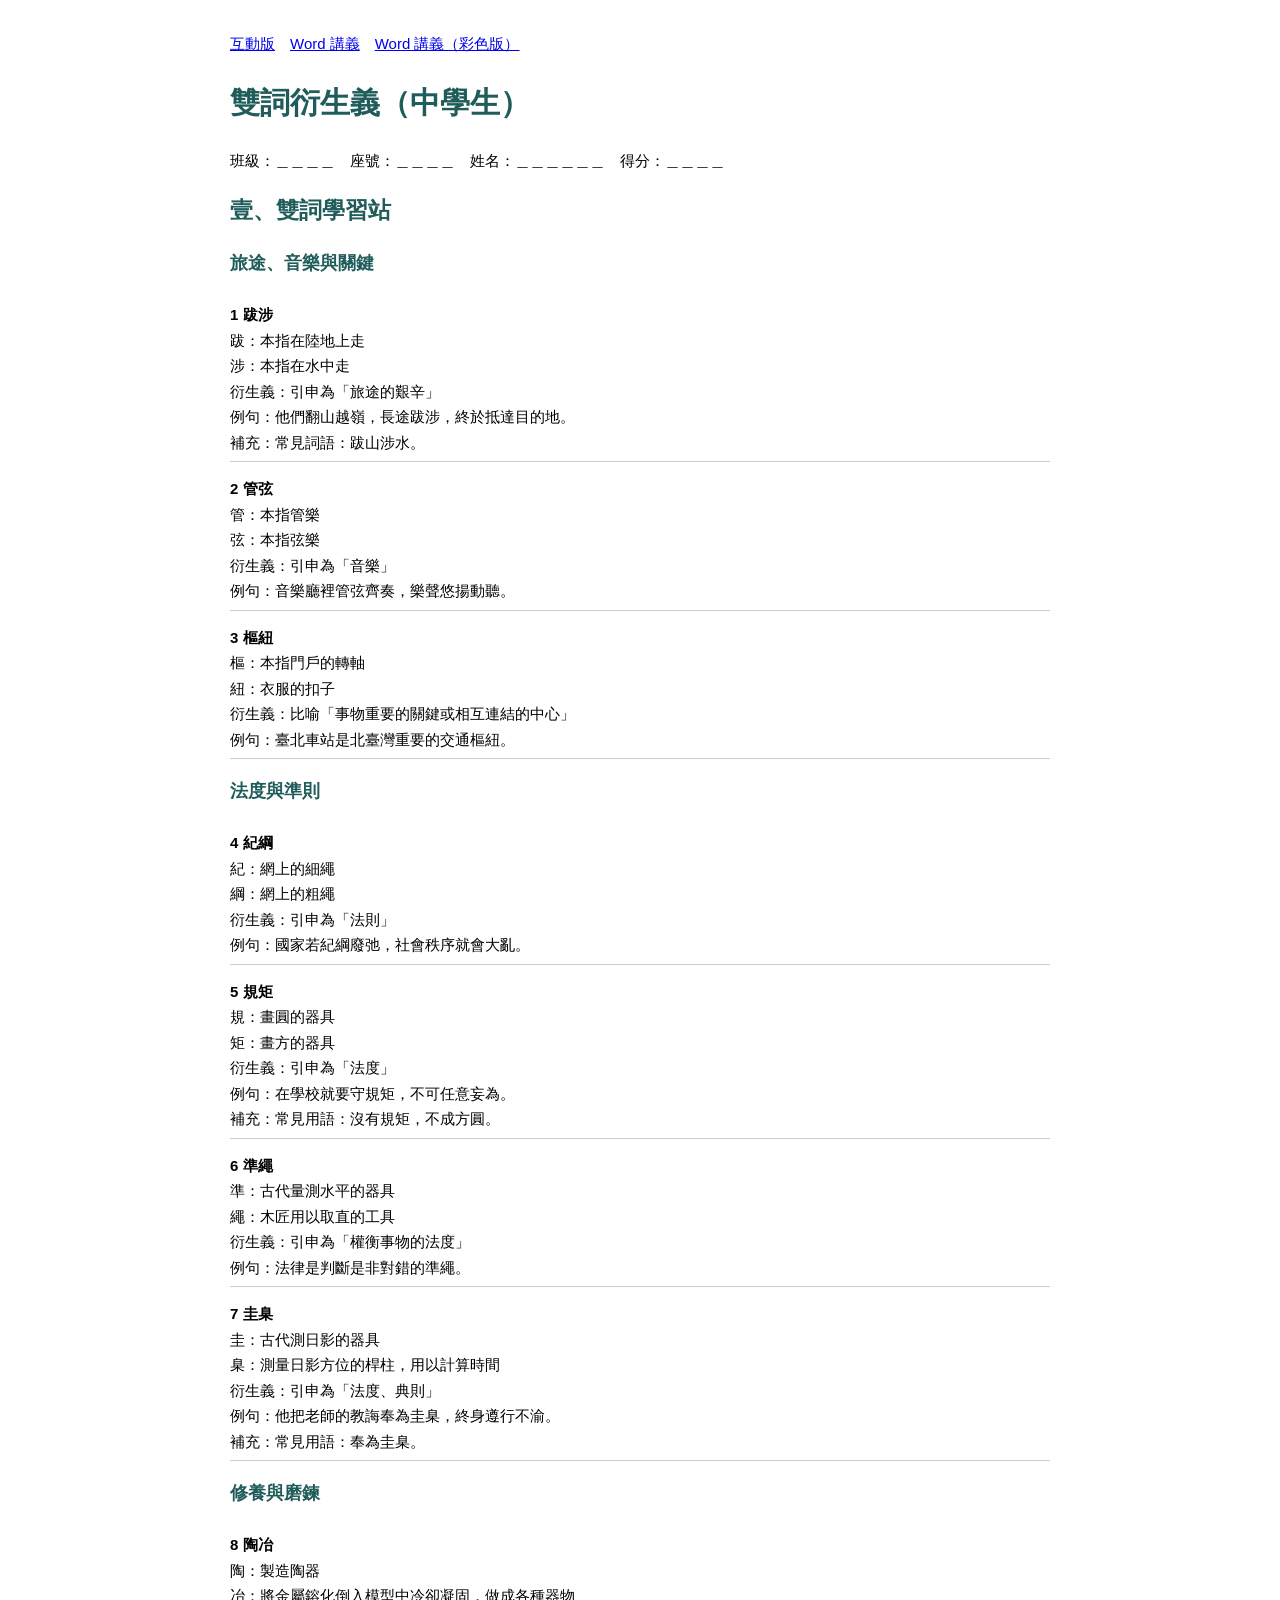
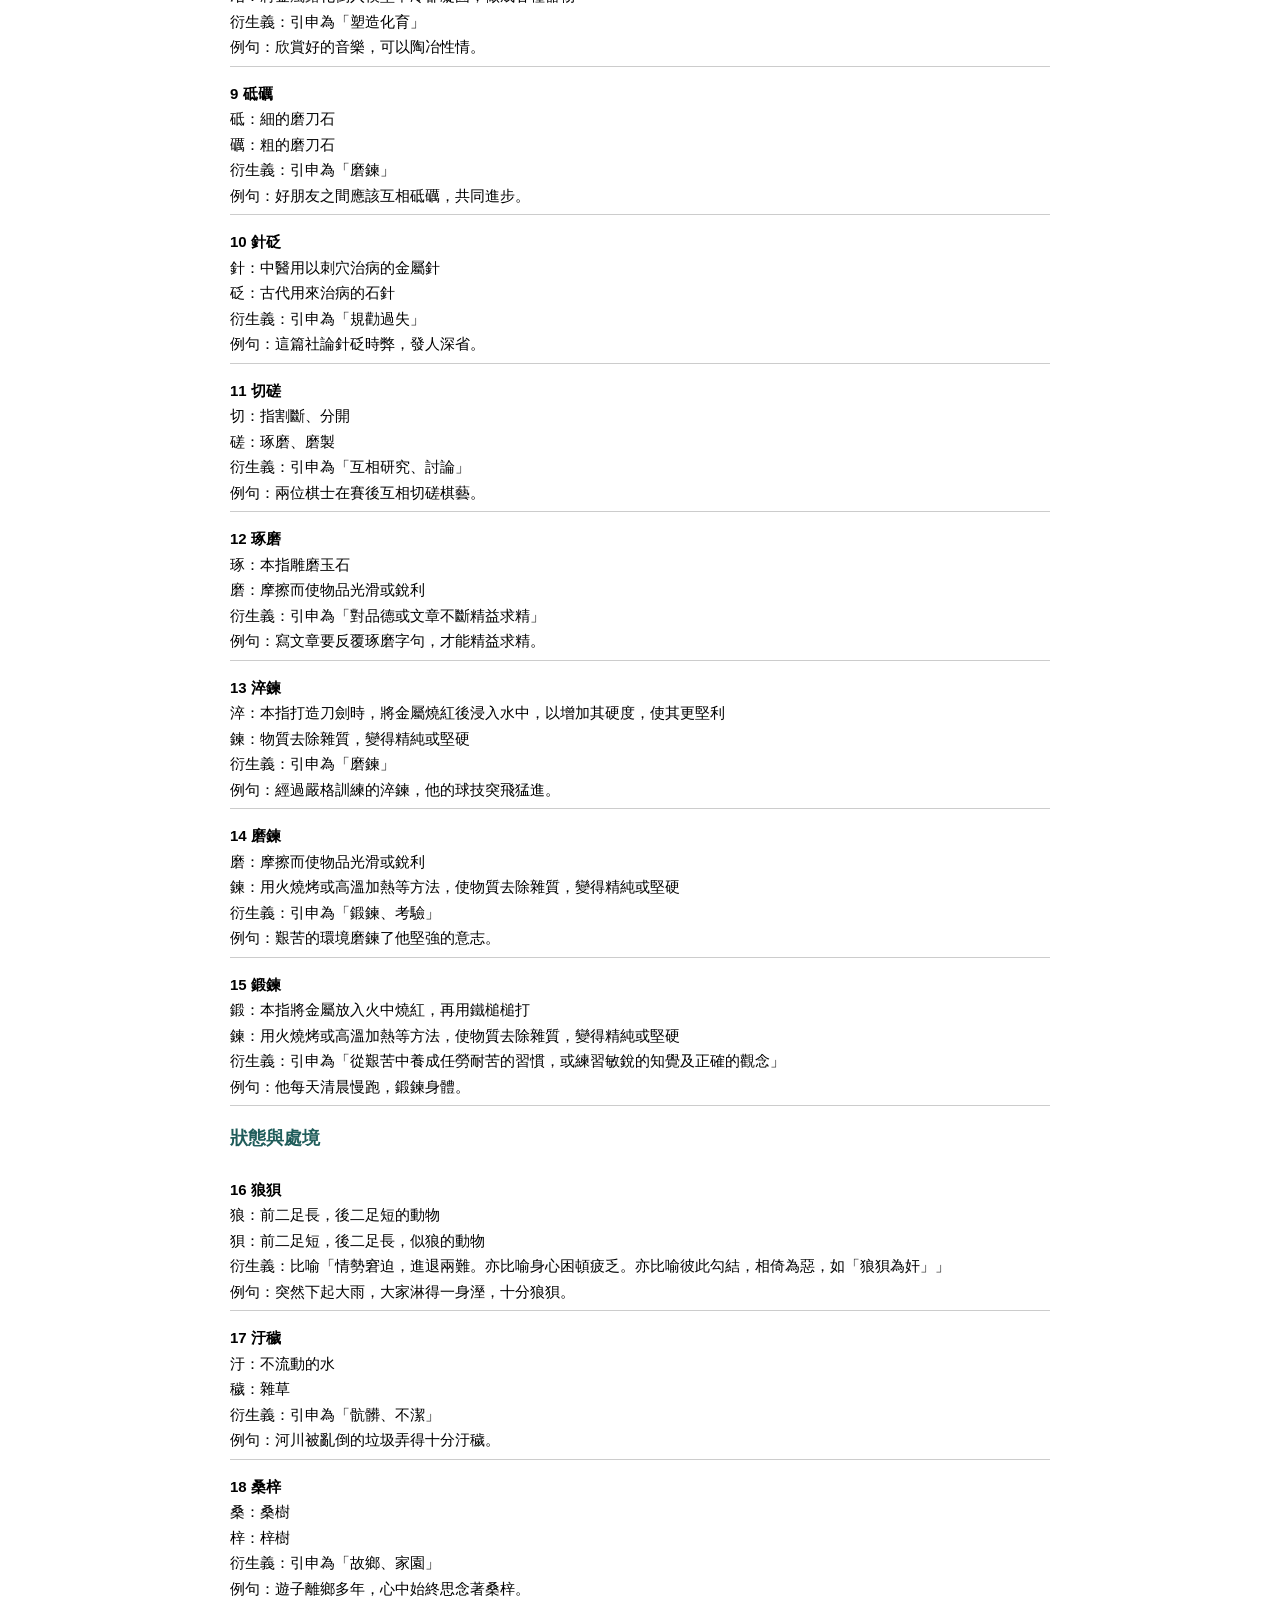
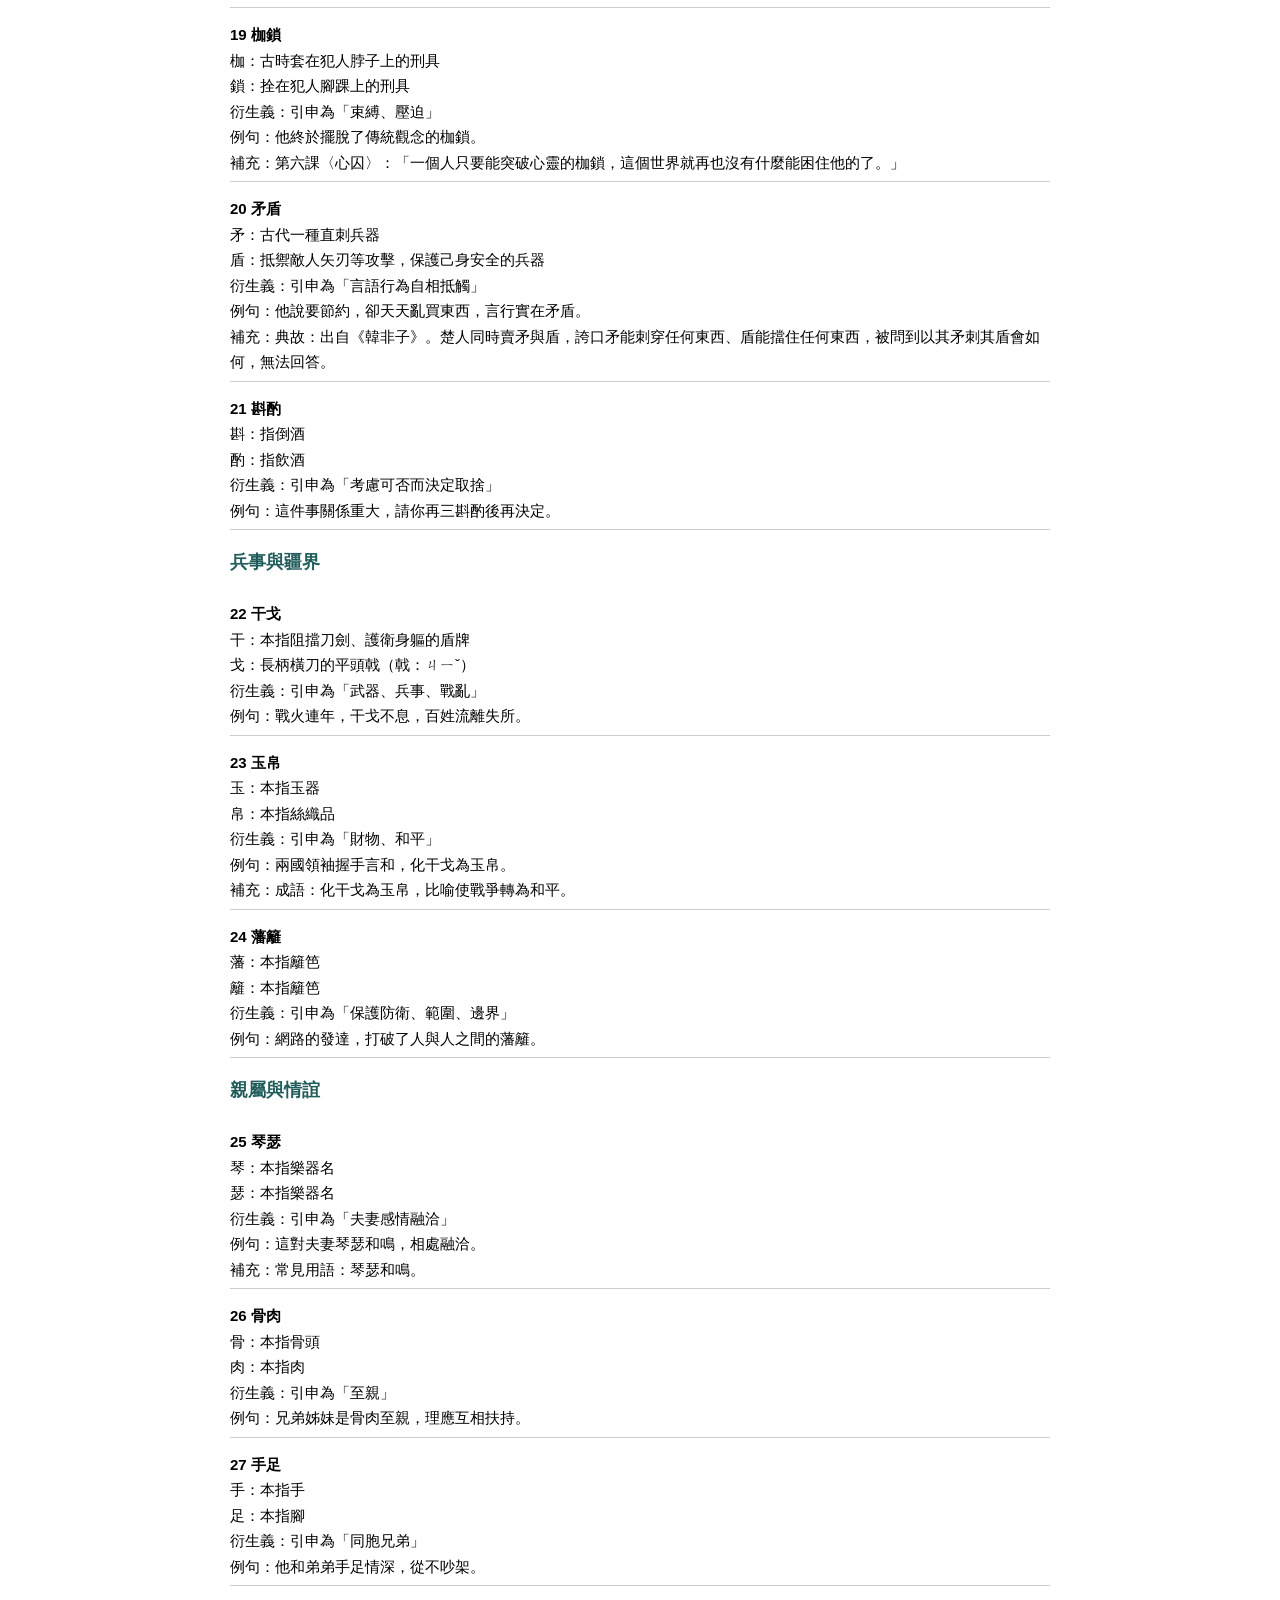
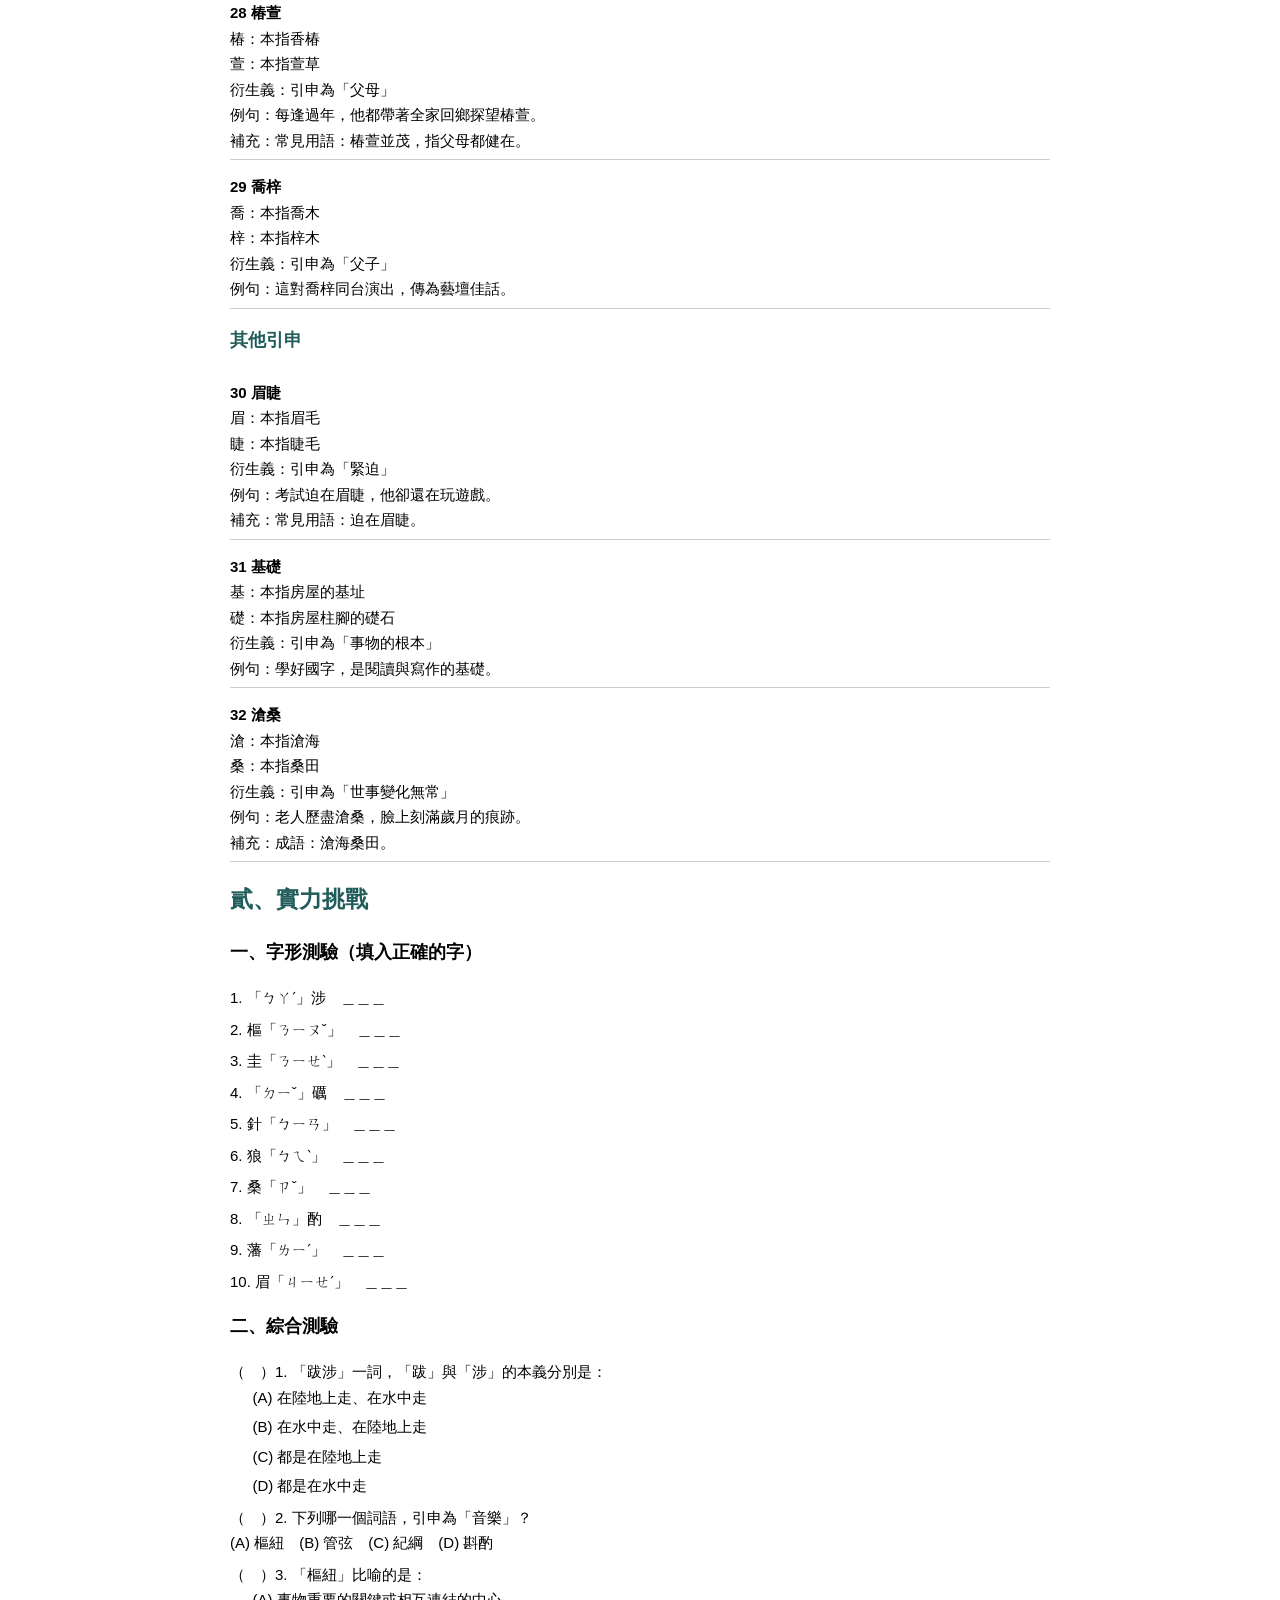
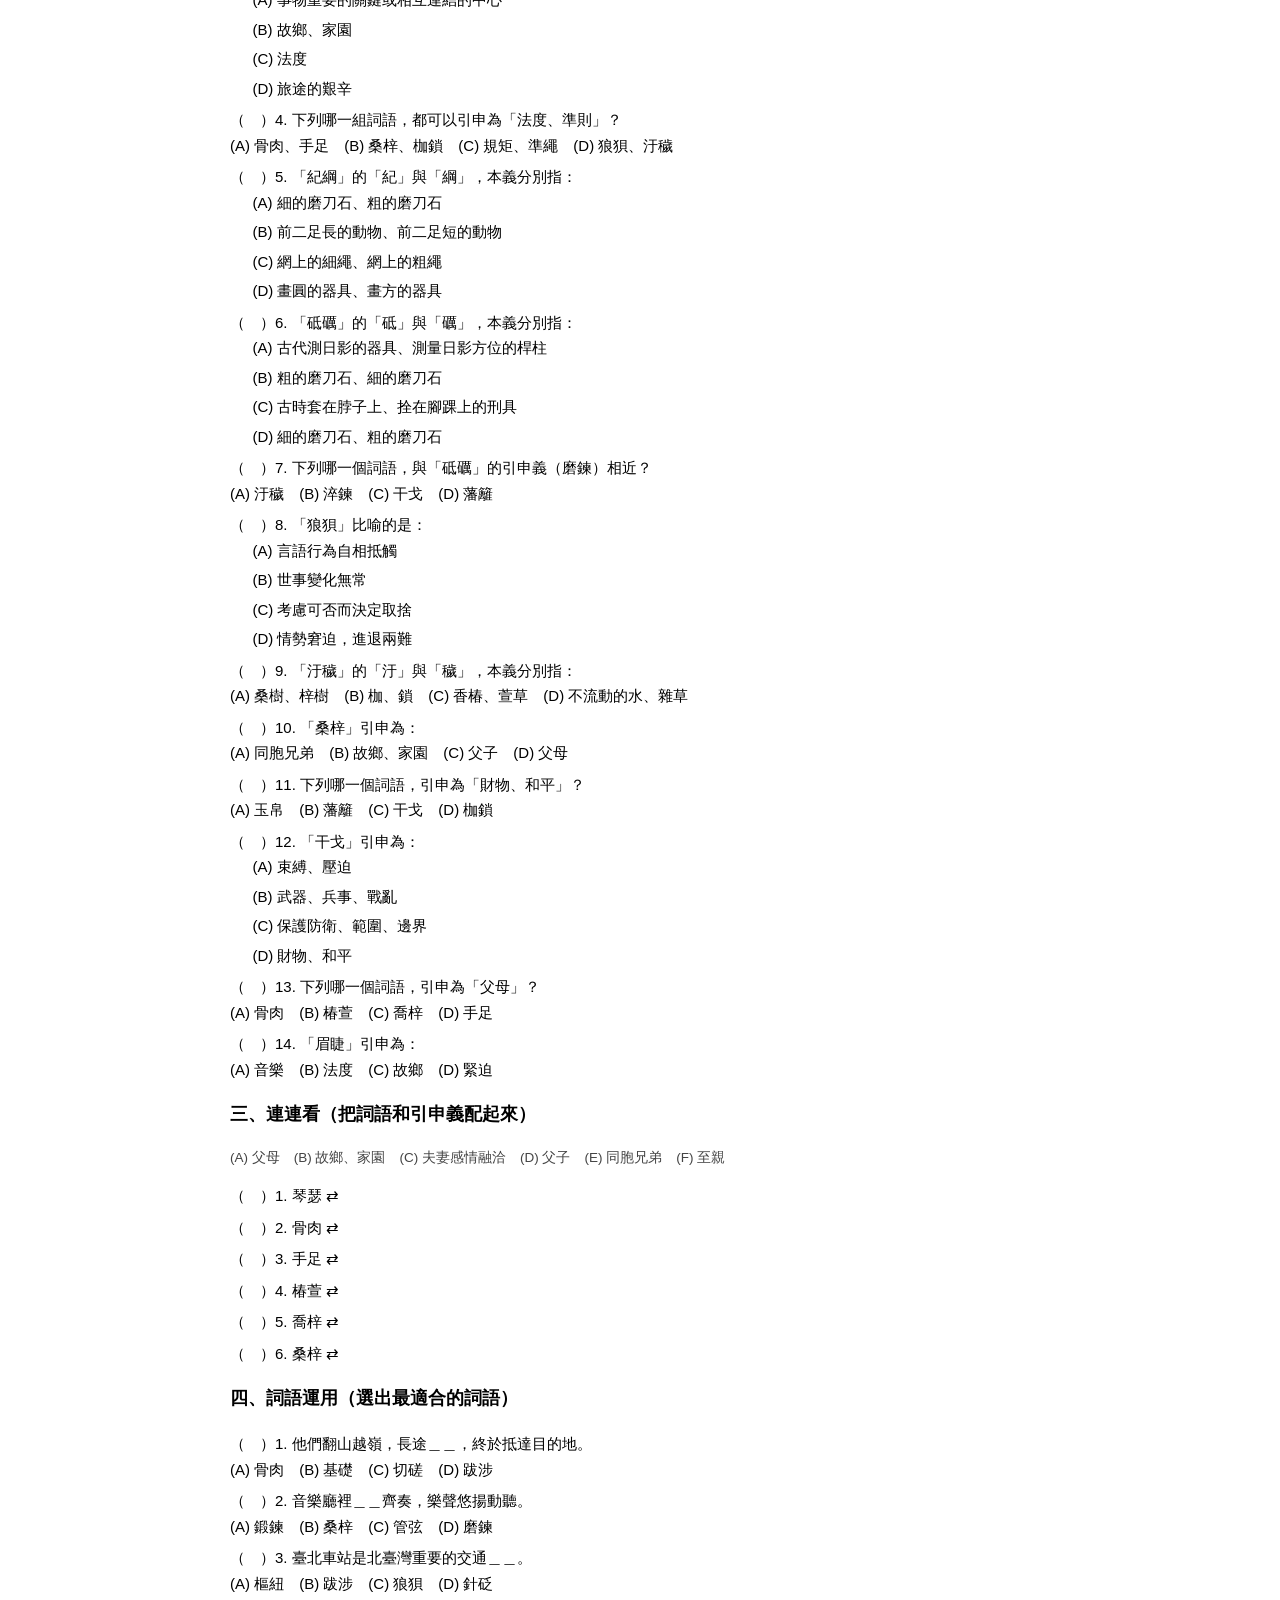
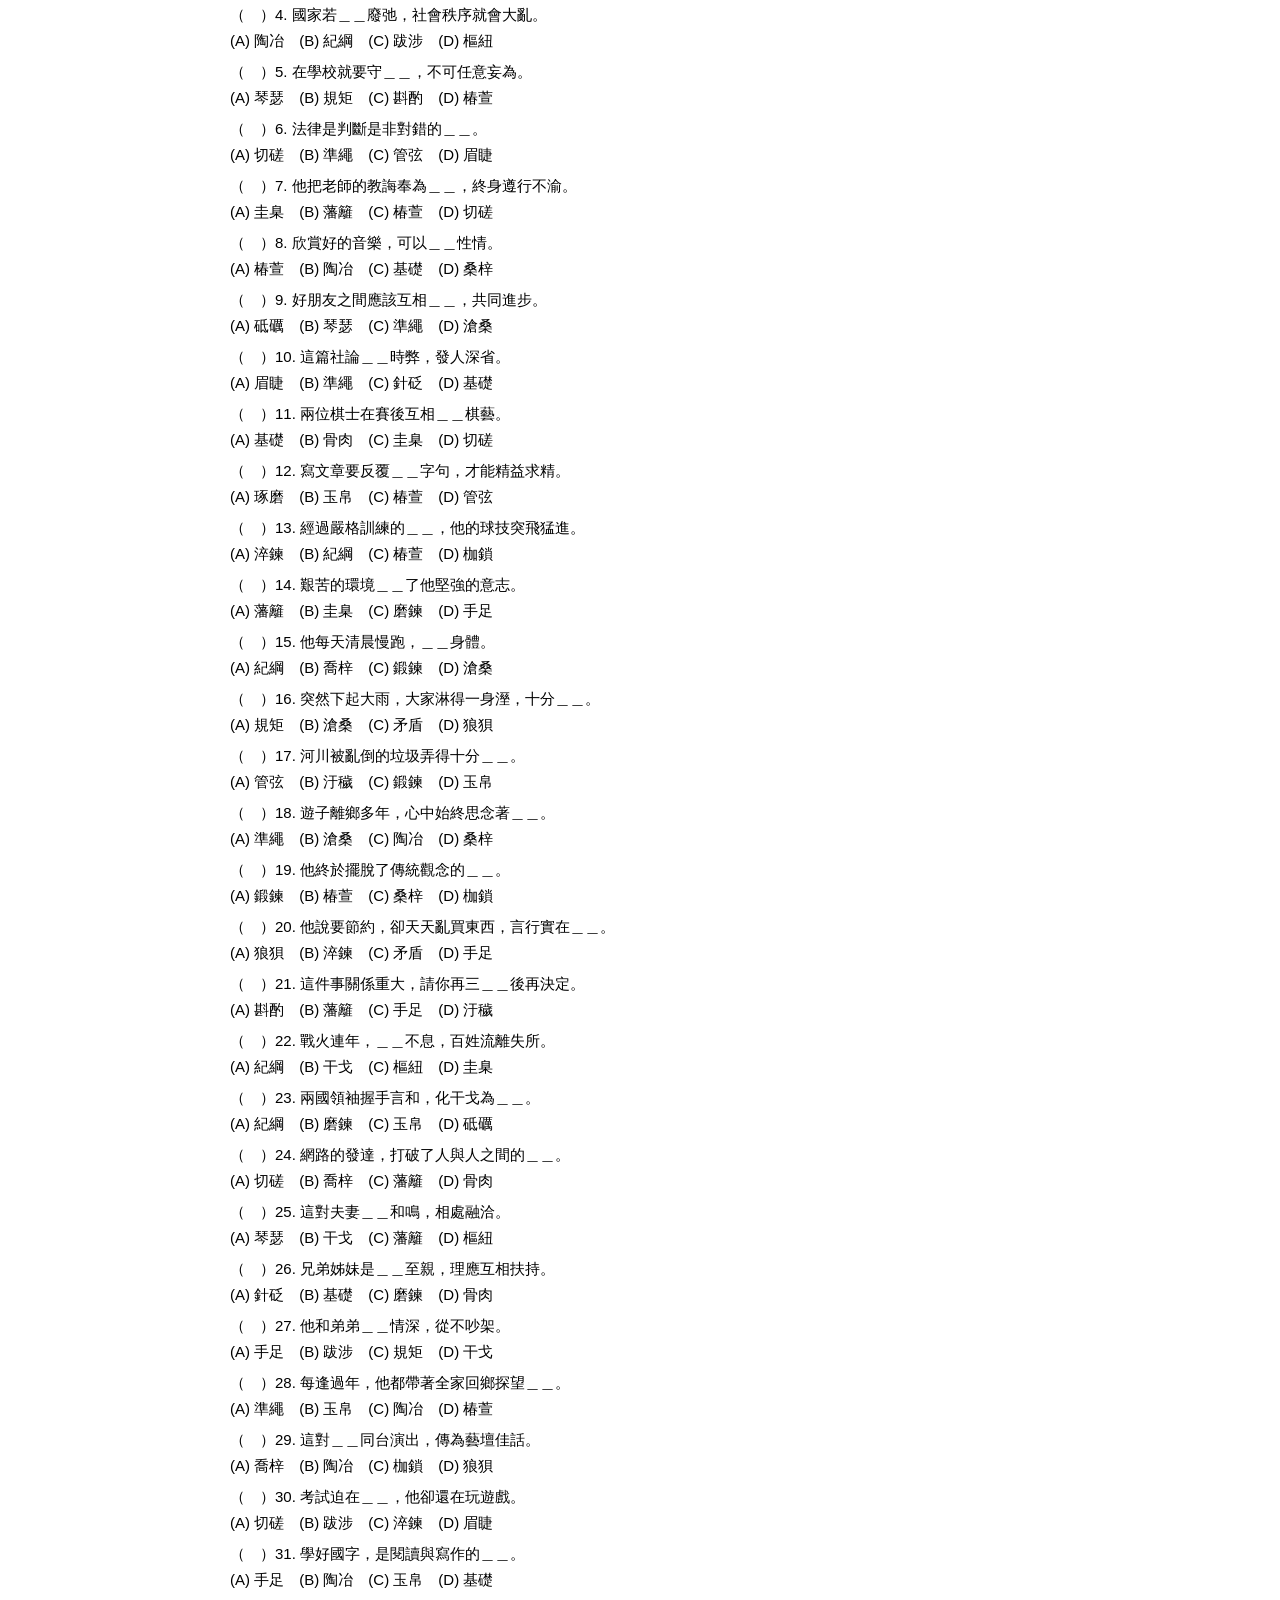
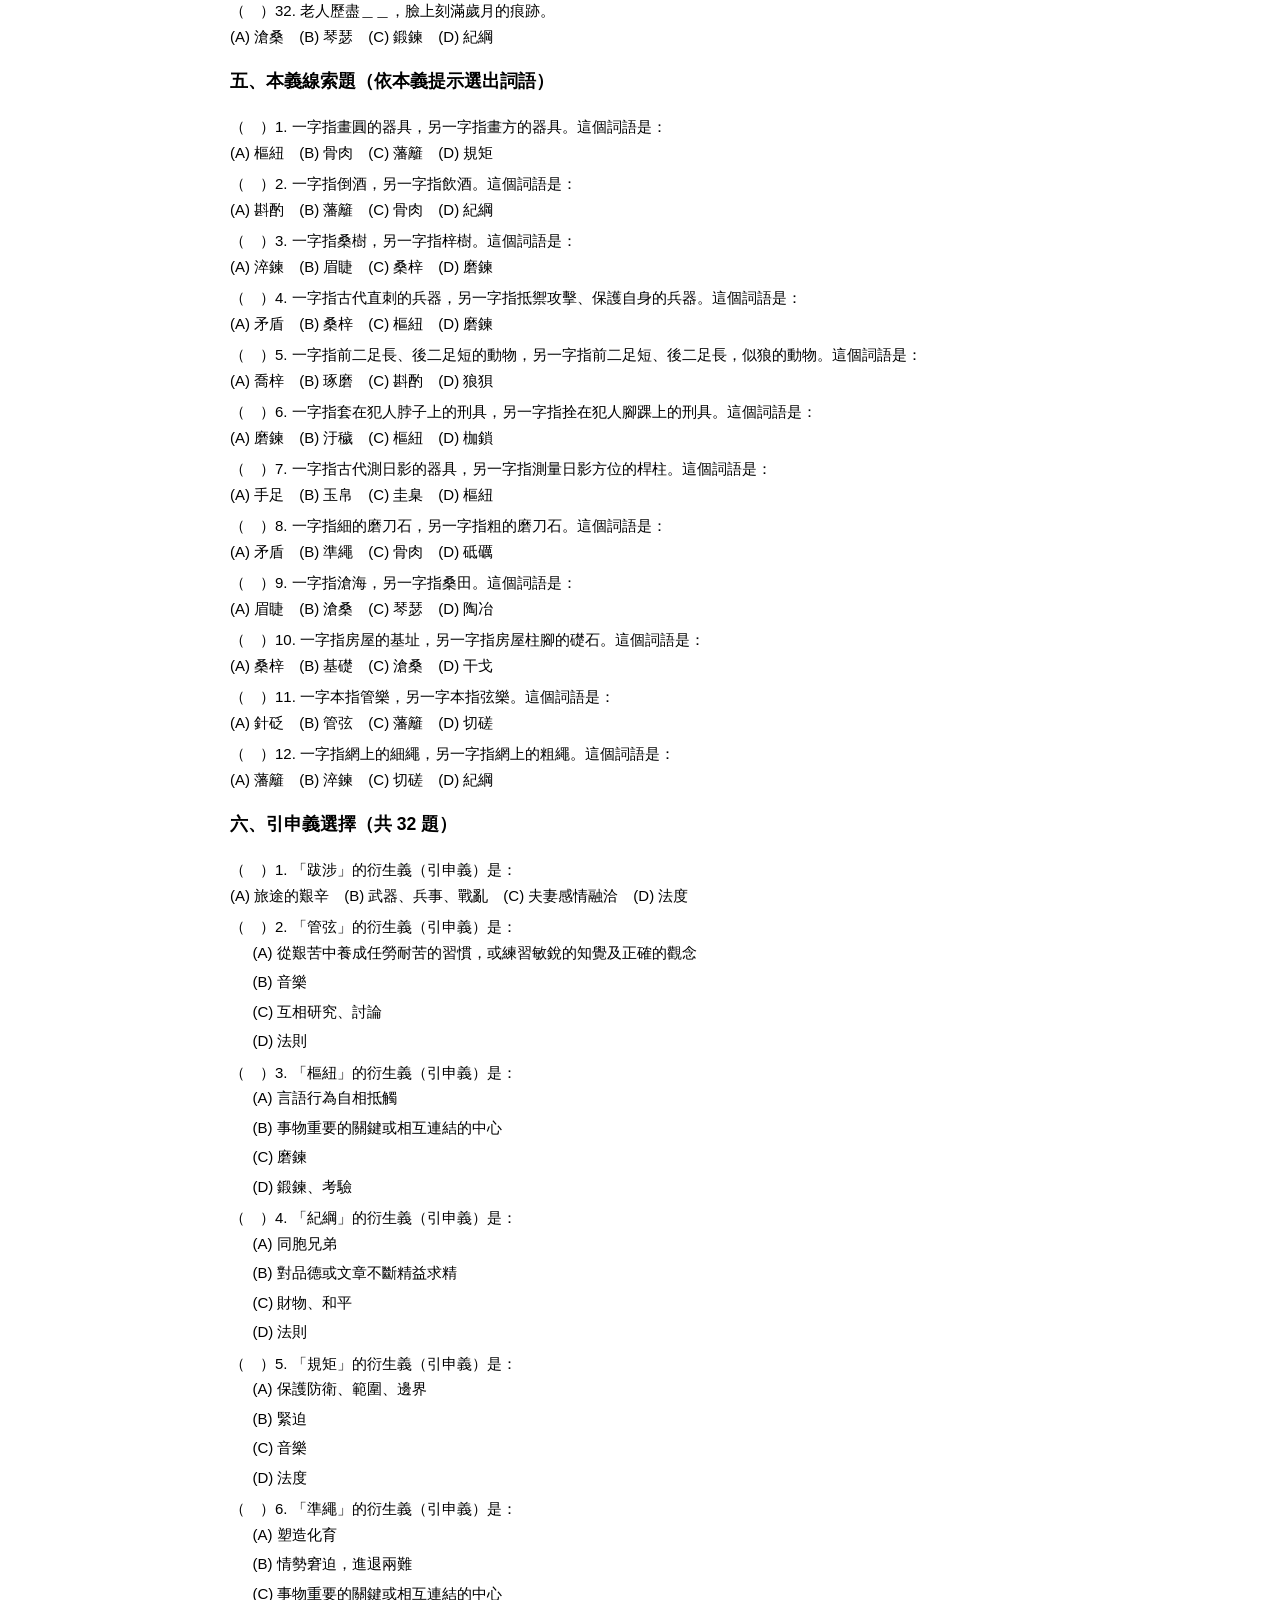
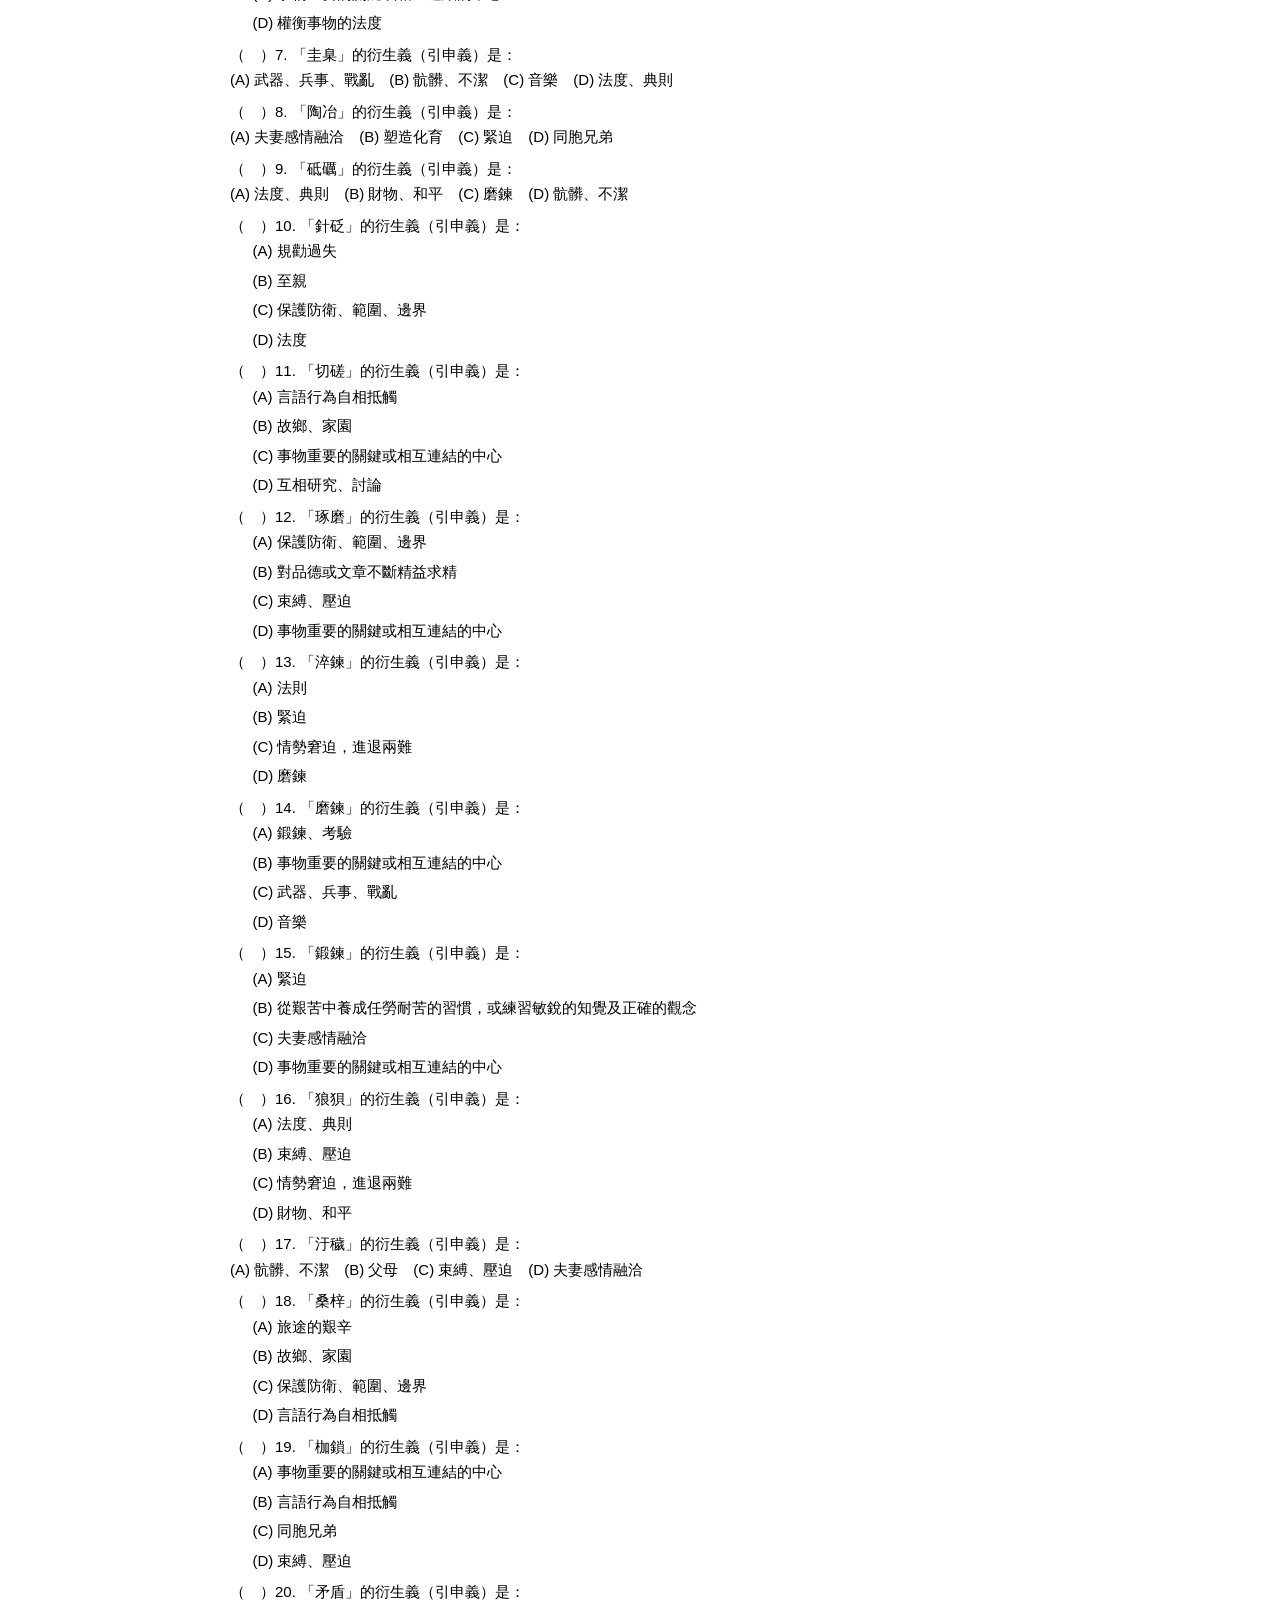
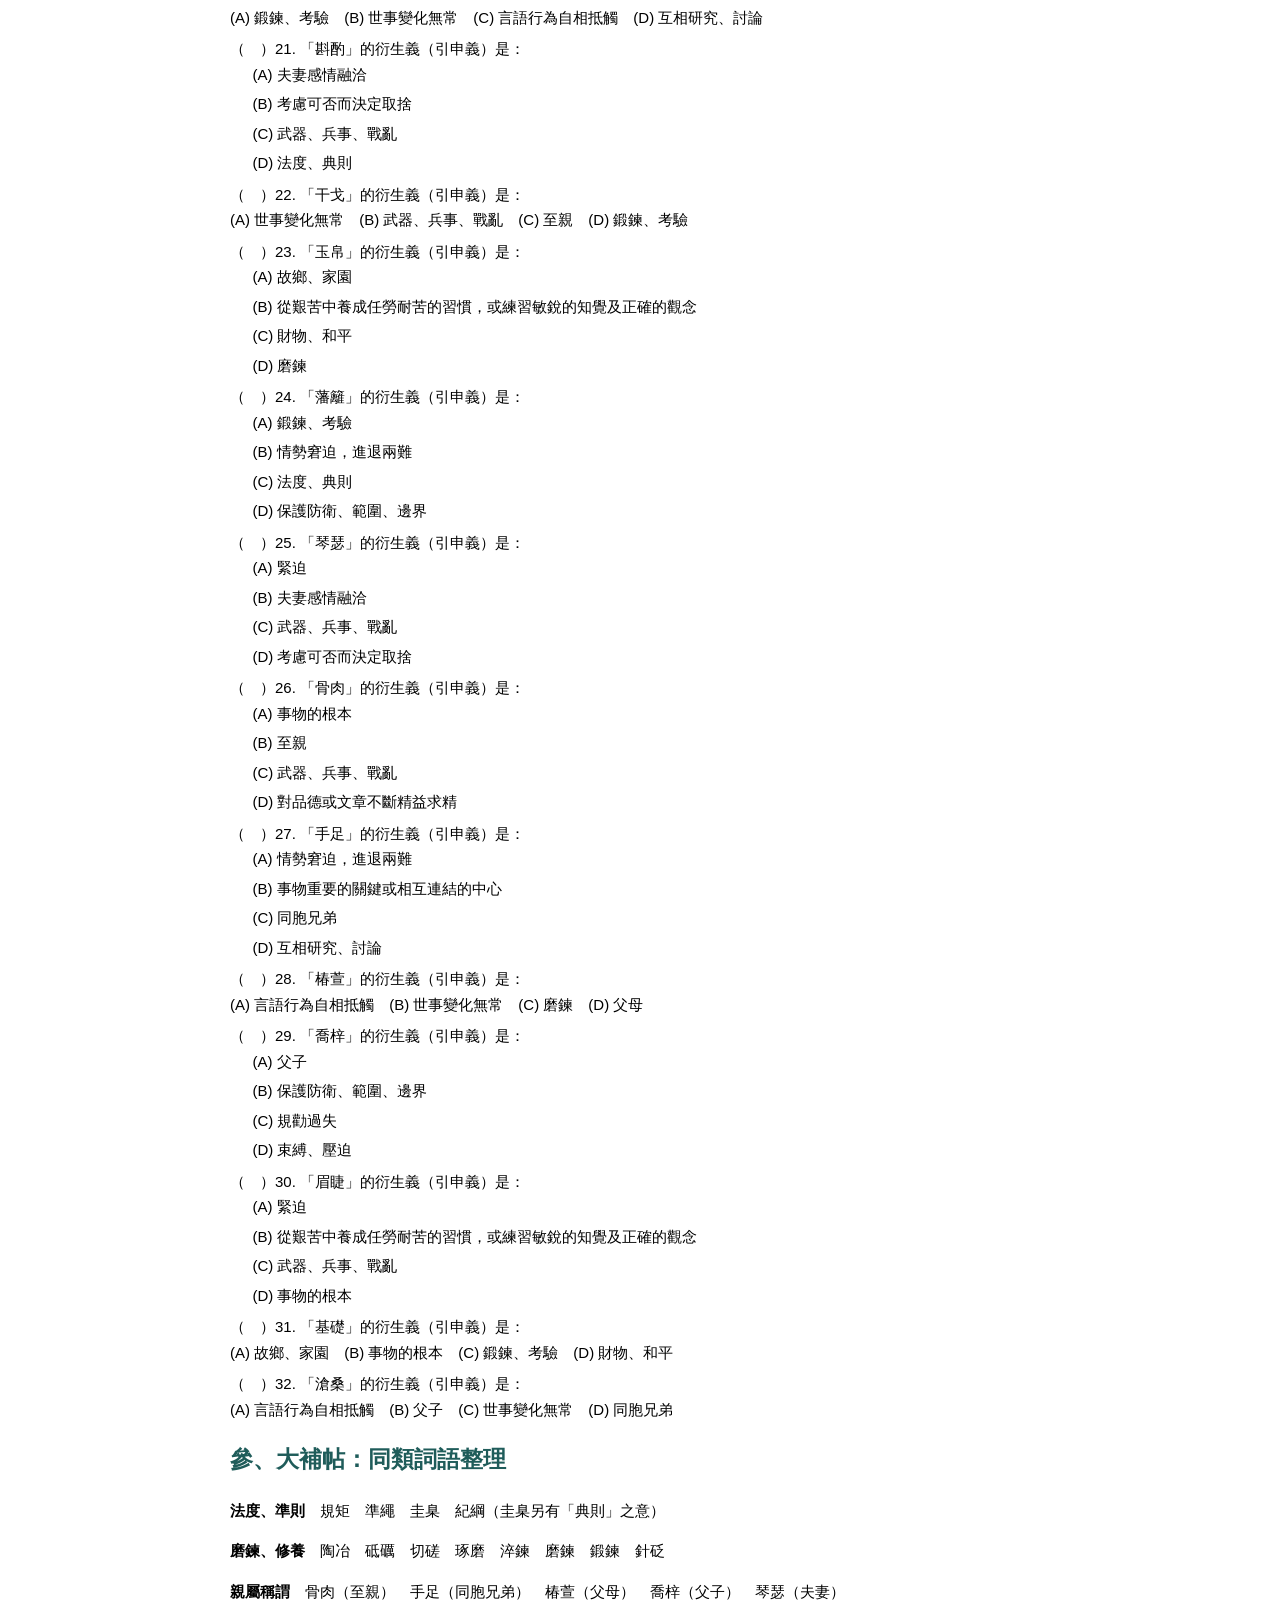
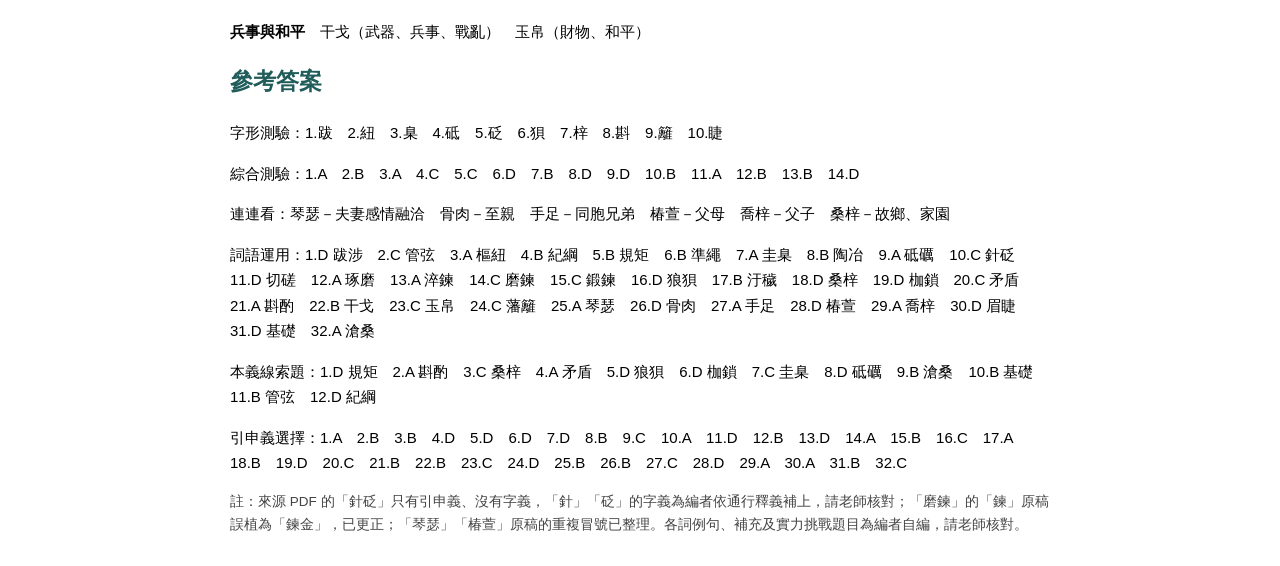
<file: static.html>
<!DOCTYPE html><html lang="zh-Hant"><head><meta charset="utf-8"><meta name="viewport" content="width=device-width, initial-scale=1"><title>雙詞衍生義｜講義版</title>
<style>body{font:15px/1.7 "Noto Sans TC","Microsoft JhengHei",sans-serif;color:#000;background:#fff;max-width:820px;margin:auto;padding:16px}h1,h2{color:#1f5c5a}.c{break-inside:avoid;margin:8px 0;padding:6px 0;border-bottom:1px solid #ccc}.q{break-inside:avoid;margin:6px 0}.o{margin:0 0 4px 1.5em}.pb{break-before:page}.nt{font-size:.9em;color:#444}@media print{.np{display:none}}</style>
</head><body>
<p class="np"><a href="index.html">互動版</a>　<a href="shuangci-handout.docx">Word 講義</a>　<a href="shuangci-handout-color.docx">Word 講義（彩色版）</a></p>
<h1>雙詞衍生義（中學生）</h1><p>班級：＿＿＿＿　座號：＿＿＿＿　姓名：＿＿＿＿＿＿　得分：＿＿＿＿</p>
<h2>壹、雙詞學習站</h2><h3 style="color:#1f5c5a">旅途、音樂與關鍵</h3><div class="c"><b>1 跋涉</b><br>跋：本指在陸地上走<br>涉：本指在水中走<br>衍生義：引申為「旅途的艱辛」<br>例句：他們翻山越嶺，長途跋涉，終於抵達目的地。<br>補充：常見詞語：跋山涉水。</div><div class="c"><b>2 管弦</b><br>管：本指管樂<br>弦：本指弦樂<br>衍生義：引申為「音樂」<br>例句：音樂廳裡管弦齊奏，樂聲悠揚動聽。</div><div class="c"><b>3 樞紐</b><br>樞：本指門戶的轉軸<br>紐：衣服的扣子<br>衍生義：比喻「事物重要的關鍵或相互連結的中心」<br>例句：臺北車站是北臺灣重要的交通樞紐。</div><h3 style="color:#1f5c5a">法度與準則</h3><div class="c"><b>4 紀綱</b><br>紀：網上的細繩<br>綱：網上的粗繩<br>衍生義：引申為「法則」<br>例句：國家若紀綱廢弛，社會秩序就會大亂。</div><div class="c"><b>5 規矩</b><br>規：畫圓的器具<br>矩：畫方的器具<br>衍生義：引申為「法度」<br>例句：在學校就要守規矩，不可任意妄為。<br>補充：常見用語：沒有規矩，不成方圓。</div><div class="c"><b>6 準繩</b><br>準：古代量測水平的器具<br>繩：木匠用以取直的工具<br>衍生義：引申為「權衡事物的法度」<br>例句：法律是判斷是非對錯的準繩。</div><div class="c"><b>7 圭臬</b><br>圭：古代測日影的器具<br>臬：測量日影方位的桿柱，用以計算時間<br>衍生義：引申為「法度、典則」<br>例句：他把老師的教誨奉為圭臬，終身遵行不渝。<br>補充：常見用語：奉為圭臬。</div><h3 style="color:#1f5c5a">修養與磨鍊</h3><div class="c"><b>8 陶冶</b><br>陶：製造陶器<br>冶：將金屬鎔化倒入模型中冷卻凝固，做成各種器物<br>衍生義：引申為「塑造化育」<br>例句：欣賞好的音樂，可以陶冶性情。</div><div class="c"><b>9 砥礪</b><br>砥：細的磨刀石<br>礪：粗的磨刀石<br>衍生義：引申為「磨鍊」<br>例句：好朋友之間應該互相砥礪，共同進步。</div><div class="c"><b>10 針砭</b><br>針：中醫用以刺穴治病的金屬針<br>砭：古代用來治病的石針<br>衍生義：引申為「規勸過失」<br>例句：這篇社論針砭時弊，發人深省。</div><div class="c"><b>11 切磋</b><br>切：指割斷、分開<br>磋：琢磨、磨製<br>衍生義：引申為「互相研究、討論」<br>例句：兩位棋士在賽後互相切磋棋藝。</div><div class="c"><b>12 琢磨</b><br>琢：本指雕磨玉石<br>磨：摩擦而使物品光滑或銳利<br>衍生義：引申為「對品德或文章不斷精益求精」<br>例句：寫文章要反覆琢磨字句，才能精益求精。</div><div class="c"><b>13 淬鍊</b><br>淬：本指打造刀劍時，將金屬燒紅後浸入水中，以增加其硬度，使其更堅利<br>鍊：物質去除雜質，變得精純或堅硬<br>衍生義：引申為「磨鍊」<br>例句：經過嚴格訓練的淬鍊，他的球技突飛猛進。</div><div class="c"><b>14 磨鍊</b><br>磨：摩擦而使物品光滑或銳利<br>鍊：用火燒烤或高溫加熱等方法，使物質去除雜質，變得精純或堅硬<br>衍生義：引申為「鍛鍊、考驗」<br>例句：艱苦的環境磨鍊了他堅強的意志。</div><div class="c"><b>15 鍛鍊</b><br>鍛：本指將金屬放入火中燒紅，再用鐵槌槌打<br>鍊：用火燒烤或高溫加熱等方法，使物質去除雜質，變得精純或堅硬<br>衍生義：引申為「從艱苦中養成任勞耐苦的習慣，或練習敏銳的知覺及正確的觀念」<br>例句：他每天清晨慢跑，鍛鍊身體。</div><h3 style="color:#1f5c5a">狀態與處境</h3><div class="c"><b>16 狼狽</b><br>狼：前二足長，後二足短的動物<br>狽：前二足短，後二足長，似狼的動物<br>衍生義：比喻「情勢窘迫，進退兩難。亦比喻身心困頓疲乏。亦比喻彼此勾結，相倚為惡，如「狼狽為奸」」<br>例句：突然下起大雨，大家淋得一身溼，十分狼狽。</div><div class="c"><b>17 汙穢</b><br>汙：不流動的水<br>穢：雜草<br>衍生義：引申為「骯髒、不潔」<br>例句：河川被亂倒的垃圾弄得十分汙穢。</div><div class="c"><b>18 桑梓</b><br>桑：桑樹<br>梓：梓樹<br>衍生義：引申為「故鄉、家園」<br>例句：遊子離鄉多年，心中始終思念著桑梓。</div><div class="c"><b>19 枷鎖</b><br>枷：古時套在犯人脖子上的刑具<br>鎖：拴在犯人腳踝上的刑具<br>衍生義：引申為「束縛、壓迫」<br>例句：他終於擺脫了傳統觀念的枷鎖。<br>補充：第六課〈心囚〉：「一個人只要能突破心靈的枷鎖，這個世界就再也沒有什麼能困住他的了。」</div><div class="c"><b>20 矛盾</b><br>矛：古代一種直刺兵器<br>盾：抵禦敵人矢刃等攻擊，保護己身安全的兵器<br>衍生義：引申為「言語行為自相抵觸」<br>例句：他說要節約，卻天天亂買東西，言行實在矛盾。<br>補充：典故：出自《韓非子》。楚人同時賣矛與盾，誇口矛能刺穿任何東西、盾能擋住任何東西，被問到以其矛刺其盾會如何，無法回答。</div><div class="c"><b>21 斟酌</b><br>斟：指倒酒<br>酌：指飲酒<br>衍生義：引申為「考慮可否而決定取捨」<br>例句：這件事關係重大，請你再三斟酌後再決定。</div><h3 style="color:#1f5c5a">兵事與疆界</h3><div class="c"><b>22 干戈</b><br>干：本指阻擋刀劍、護衛身軀的盾牌<br>戈：長柄橫刀的平頭戟（戟：ㄐㄧˇ）<br>衍生義：引申為「武器、兵事、戰亂」<br>例句：戰火連年，干戈不息，百姓流離失所。</div><div class="c"><b>23 玉帛</b><br>玉：本指玉器<br>帛：本指絲織品<br>衍生義：引申為「財物、和平」<br>例句：兩國領袖握手言和，化干戈為玉帛。<br>補充：成語：化干戈為玉帛，比喻使戰爭轉為和平。</div><div class="c"><b>24 藩籬</b><br>藩：本指籬笆<br>籬：本指籬笆<br>衍生義：引申為「保護防衛、範圍、邊界」<br>例句：網路的發達，打破了人與人之間的藩籬。</div><h3 style="color:#1f5c5a">親屬與情誼</h3><div class="c"><b>25 琴瑟</b><br>琴：本指樂器名<br>瑟：本指樂器名<br>衍生義：引申為「夫妻感情融洽」<br>例句：這對夫妻琴瑟和鳴，相處融洽。<br>補充：常見用語：琴瑟和鳴。</div><div class="c"><b>26 骨肉</b><br>骨：本指骨頭<br>肉：本指肉<br>衍生義：引申為「至親」<br>例句：兄弟姊妹是骨肉至親，理應互相扶持。</div><div class="c"><b>27 手足</b><br>手：本指手<br>足：本指腳<br>衍生義：引申為「同胞兄弟」<br>例句：他和弟弟手足情深，從不吵架。</div><div class="c"><b>28 椿萱</b><br>椿：本指香椿<br>萱：本指萱草<br>衍生義：引申為「父母」<br>例句：每逢過年，他都帶著全家回鄉探望椿萱。<br>補充：常見用語：椿萱並茂，指父母都健在。</div><div class="c"><b>29 喬梓</b><br>喬：本指喬木<br>梓：本指梓木<br>衍生義：引申為「父子」<br>例句：這對喬梓同台演出，傳為藝壇佳話。</div><h3 style="color:#1f5c5a">其他引申</h3><div class="c"><b>30 眉睫</b><br>眉：本指眉毛<br>睫：本指睫毛<br>衍生義：引申為「緊迫」<br>例句：考試迫在眉睫，他卻還在玩遊戲。<br>補充：常見用語：迫在眉睫。</div><div class="c"><b>31 基礎</b><br>基：本指房屋的基址<br>礎：本指房屋柱腳的礎石<br>衍生義：引申為「事物的根本」<br>例句：學好國字，是閱讀與寫作的基礎。</div><div class="c"><b>32 滄桑</b><br>滄：本指滄海<br>桑：本指桑田<br>衍生義：引申為「世事變化無常」<br>例句：老人歷盡滄桑，臉上刻滿歲月的痕跡。<br>補充：成語：滄海桑田。</div><h2 class="pb">貳、實力挑戰</h2><h3>一、字形測驗（填入正確的字）</h3><div class="q">1. 「ㄅㄚˊ」涉　＿＿＿</div><div class="q">2. 樞「ㄋㄧㄡˇ」　＿＿＿</div><div class="q">3. 圭「ㄋㄧㄝˋ」　＿＿＿</div><div class="q">4. 「ㄉㄧˇ」礪　＿＿＿</div><div class="q">5. 針「ㄅㄧㄢ」　＿＿＿</div><div class="q">6. 狼「ㄅㄟˋ」　＿＿＿</div><div class="q">7. 桑「ㄗˇ」　＿＿＿</div><div class="q">8. 「ㄓㄣ」酌　＿＿＿</div><div class="q">9. 藩「ㄌㄧˊ」　＿＿＿</div><div class="q">10. 眉「ㄐㄧㄝˊ」　＿＿＿</div><h3>二、綜合測驗</h3><div class="q">（　）1. 「跋涉」一詞，「跋」與「涉」的本義分別是：<div class="o">(A) 在陸地上走、在水中走</div><div class="o">(B) 在水中走、在陸地上走</div><div class="o">(C) 都是在陸地上走</div><div class="o">(D) 都是在水中走</div></div><div class="q">（　）2. 下列哪一個詞語，引申為「音樂」？<br>(A) 樞紐　(B) 管弦　(C) 紀綱　(D) 斟酌</div><div class="q">（　）3. 「樞紐」比喻的是：<div class="o">(A) 事物重要的關鍵或相互連結的中心</div><div class="o">(B) 故鄉、家園</div><div class="o">(C) 法度</div><div class="o">(D) 旅途的艱辛</div></div><div class="q">（　）4. 下列哪一組詞語，都可以引申為「法度、準則」？<br>(A) 骨肉、手足　(B) 桑梓、枷鎖　(C) 規矩、準繩　(D) 狼狽、汙穢</div><div class="q">（　）5. 「紀綱」的「紀」與「綱」，本義分別指：<div class="o">(A) 細的磨刀石、粗的磨刀石</div><div class="o">(B) 前二足長的動物、前二足短的動物</div><div class="o">(C) 網上的細繩、網上的粗繩</div><div class="o">(D) 畫圓的器具、畫方的器具</div></div><div class="q">（　）6. 「砥礪」的「砥」與「礪」，本義分別指：<div class="o">(A) 古代測日影的器具、測量日影方位的桿柱</div><div class="o">(B) 粗的磨刀石、細的磨刀石</div><div class="o">(C) 古時套在脖子上、拴在腳踝上的刑具</div><div class="o">(D) 細的磨刀石、粗的磨刀石</div></div><div class="q">（　）7. 下列哪一個詞語，與「砥礪」的引申義（磨鍊）相近？<br>(A) 汙穢　(B) 淬鍊　(C) 干戈　(D) 藩籬</div><div class="q">（　）8. 「狼狽」比喻的是：<div class="o">(A) 言語行為自相抵觸</div><div class="o">(B) 世事變化無常</div><div class="o">(C) 考慮可否而決定取捨</div><div class="o">(D) 情勢窘迫，進退兩難</div></div><div class="q">（　）9. 「汙穢」的「汙」與「穢」，本義分別指：<br>(A) 桑樹、梓樹　(B) 枷、鎖　(C) 香椿、萱草　(D) 不流動的水、雜草</div><div class="q">（　）10. 「桑梓」引申為：<br>(A) 同胞兄弟　(B) 故鄉、家園　(C) 父子　(D) 父母</div><div class="q">（　）11. 下列哪一個詞語，引申為「財物、和平」？<br>(A) 玉帛　(B) 藩籬　(C) 干戈　(D) 枷鎖</div><div class="q">（　）12. 「干戈」引申為：<div class="o">(A) 束縛、壓迫</div><div class="o">(B) 武器、兵事、戰亂</div><div class="o">(C) 保護防衛、範圍、邊界</div><div class="o">(D) 財物、和平</div></div><div class="q">（　）13. 下列哪一個詞語，引申為「父母」？<br>(A) 骨肉　(B) 椿萱　(C) 喬梓　(D) 手足</div><div class="q">（　）14. 「眉睫」引申為：<br>(A) 音樂　(B) 法度　(C) 故鄉　(D) 緊迫</div><h3>三、連連看（把詞語和引申義配起來）</h3><p class="nt">(A) 父母　(B) 故鄉、家園　(C) 夫妻感情融洽　(D) 父子　(E) 同胞兄弟　(F) 至親</p><div class="q">（　）1. 琴瑟 ⇄</div><div class="q">（　）2. 骨肉 ⇄</div><div class="q">（　）3. 手足 ⇄</div><div class="q">（　）4. 椿萱 ⇄</div><div class="q">（　）5. 喬梓 ⇄</div><div class="q">（　）6. 桑梓 ⇄</div><h3>四、詞語運用（選出最適合的詞語）</h3><div class="q">（　）1. 他們翻山越嶺，長途＿＿，終於抵達目的地。<br>(A) 骨肉　(B) 基礎　(C) 切磋　(D) 跋涉</div><div class="q">（　）2. 音樂廳裡＿＿齊奏，樂聲悠揚動聽。<br>(A) 鍛鍊　(B) 桑梓　(C) 管弦　(D) 磨鍊</div><div class="q">（　）3. 臺北車站是北臺灣重要的交通＿＿。<br>(A) 樞紐　(B) 跋涉　(C) 狼狽　(D) 針砭</div><div class="q">（　）4. 國家若＿＿廢弛，社會秩序就會大亂。<br>(A) 陶冶　(B) 紀綱　(C) 跋涉　(D) 樞紐</div><div class="q">（　）5. 在學校就要守＿＿，不可任意妄為。<br>(A) 琴瑟　(B) 規矩　(C) 斟酌　(D) 椿萱</div><div class="q">（　）6. 法律是判斷是非對錯的＿＿。<br>(A) 切磋　(B) 準繩　(C) 管弦　(D) 眉睫</div><div class="q">（　）7. 他把老師的教誨奉為＿＿，終身遵行不渝。<br>(A) 圭臬　(B) 藩籬　(C) 椿萱　(D) 切磋</div><div class="q">（　）8. 欣賞好的音樂，可以＿＿性情。<br>(A) 椿萱　(B) 陶冶　(C) 基礎　(D) 桑梓</div><div class="q">（　）9. 好朋友之間應該互相＿＿，共同進步。<br>(A) 砥礪　(B) 琴瑟　(C) 準繩　(D) 滄桑</div><div class="q">（　）10. 這篇社論＿＿時弊，發人深省。<br>(A) 眉睫　(B) 準繩　(C) 針砭　(D) 基礎</div><div class="q">（　）11. 兩位棋士在賽後互相＿＿棋藝。<br>(A) 基礎　(B) 骨肉　(C) 圭臬　(D) 切磋</div><div class="q">（　）12. 寫文章要反覆＿＿字句，才能精益求精。<br>(A) 琢磨　(B) 玉帛　(C) 椿萱　(D) 管弦</div><div class="q">（　）13. 經過嚴格訓練的＿＿，他的球技突飛猛進。<br>(A) 淬鍊　(B) 紀綱　(C) 椿萱　(D) 枷鎖</div><div class="q">（　）14. 艱苦的環境＿＿了他堅強的意志。<br>(A) 藩籬　(B) 圭臬　(C) 磨鍊　(D) 手足</div><div class="q">（　）15. 他每天清晨慢跑，＿＿身體。<br>(A) 紀綱　(B) 喬梓　(C) 鍛鍊　(D) 滄桑</div><div class="q">（　）16. 突然下起大雨，大家淋得一身溼，十分＿＿。<br>(A) 規矩　(B) 滄桑　(C) 矛盾　(D) 狼狽</div><div class="q">（　）17. 河川被亂倒的垃圾弄得十分＿＿。<br>(A) 管弦　(B) 汙穢　(C) 鍛鍊　(D) 玉帛</div><div class="q">（　）18. 遊子離鄉多年，心中始終思念著＿＿。<br>(A) 準繩　(B) 滄桑　(C) 陶冶　(D) 桑梓</div><div class="q">（　）19. 他終於擺脫了傳統觀念的＿＿。<br>(A) 鍛鍊　(B) 椿萱　(C) 桑梓　(D) 枷鎖</div><div class="q">（　）20. 他說要節約，卻天天亂買東西，言行實在＿＿。<br>(A) 狼狽　(B) 淬鍊　(C) 矛盾　(D) 手足</div><div class="q">（　）21. 這件事關係重大，請你再三＿＿後再決定。<br>(A) 斟酌　(B) 藩籬　(C) 手足　(D) 汙穢</div><div class="q">（　）22. 戰火連年，＿＿不息，百姓流離失所。<br>(A) 紀綱　(B) 干戈　(C) 樞紐　(D) 圭臬</div><div class="q">（　）23. 兩國領袖握手言和，化干戈為＿＿。<br>(A) 紀綱　(B) 磨鍊　(C) 玉帛　(D) 砥礪</div><div class="q">（　）24. 網路的發達，打破了人與人之間的＿＿。<br>(A) 切磋　(B) 喬梓　(C) 藩籬　(D) 骨肉</div><div class="q">（　）25. 這對夫妻＿＿和鳴，相處融洽。<br>(A) 琴瑟　(B) 干戈　(C) 藩籬　(D) 樞紐</div><div class="q">（　）26. 兄弟姊妹是＿＿至親，理應互相扶持。<br>(A) 針砭　(B) 基礎　(C) 磨鍊　(D) 骨肉</div><div class="q">（　）27. 他和弟弟＿＿情深，從不吵架。<br>(A) 手足　(B) 跋涉　(C) 規矩　(D) 干戈</div><div class="q">（　）28. 每逢過年，他都帶著全家回鄉探望＿＿。<br>(A) 準繩　(B) 玉帛　(C) 陶冶　(D) 椿萱</div><div class="q">（　）29. 這對＿＿同台演出，傳為藝壇佳話。<br>(A) 喬梓　(B) 陶冶　(C) 枷鎖　(D) 狼狽</div><div class="q">（　）30. 考試迫在＿＿，他卻還在玩遊戲。<br>(A) 切磋　(B) 跋涉　(C) 淬鍊　(D) 眉睫</div><div class="q">（　）31. 學好國字，是閱讀與寫作的＿＿。<br>(A) 手足　(B) 陶冶　(C) 玉帛　(D) 基礎</div><div class="q">（　）32. 老人歷盡＿＿，臉上刻滿歲月的痕跡。<br>(A) 滄桑　(B) 琴瑟　(C) 鍛鍊　(D) 紀綱</div><h3>五、本義線索題（依本義提示選出詞語）</h3><div class="q">（　）1. 一字指畫圓的器具，另一字指畫方的器具。這個詞語是：<br>(A) 樞紐　(B) 骨肉　(C) 藩籬　(D) 規矩</div><div class="q">（　）2. 一字指倒酒，另一字指飲酒。這個詞語是：<br>(A) 斟酌　(B) 藩籬　(C) 骨肉　(D) 紀綱</div><div class="q">（　）3. 一字指桑樹，另一字指梓樹。這個詞語是：<br>(A) 淬鍊　(B) 眉睫　(C) 桑梓　(D) 磨鍊</div><div class="q">（　）4. 一字指古代直刺的兵器，另一字指抵禦攻擊、保護自身的兵器。這個詞語是：<br>(A) 矛盾　(B) 桑梓　(C) 樞紐　(D) 磨鍊</div><div class="q">（　）5. 一字指前二足長、後二足短的動物，另一字指前二足短、後二足長，似狼的動物。這個詞語是：<br>(A) 喬梓　(B) 琢磨　(C) 斟酌　(D) 狼狽</div><div class="q">（　）6. 一字指套在犯人脖子上的刑具，另一字指拴在犯人腳踝上的刑具。這個詞語是：<br>(A) 磨鍊　(B) 汙穢　(C) 樞紐　(D) 枷鎖</div><div class="q">（　）7. 一字指古代測日影的器具，另一字指測量日影方位的桿柱。這個詞語是：<br>(A) 手足　(B) 玉帛　(C) 圭臬　(D) 樞紐</div><div class="q">（　）8. 一字指細的磨刀石，另一字指粗的磨刀石。這個詞語是：<br>(A) 矛盾　(B) 準繩　(C) 骨肉　(D) 砥礪</div><div class="q">（　）9. 一字指滄海，另一字指桑田。這個詞語是：<br>(A) 眉睫　(B) 滄桑　(C) 琴瑟　(D) 陶冶</div><div class="q">（　）10. 一字指房屋的基址，另一字指房屋柱腳的礎石。這個詞語是：<br>(A) 桑梓　(B) 基礎　(C) 滄桑　(D) 干戈</div><div class="q">（　）11. 一字本指管樂，另一字本指弦樂。這個詞語是：<br>(A) 針砭　(B) 管弦　(C) 藩籬　(D) 切磋</div><div class="q">（　）12. 一字指網上的細繩，另一字指網上的粗繩。這個詞語是：<br>(A) 藩籬　(B) 淬鍊　(C) 切磋　(D) 紀綱</div><h3>六、引申義選擇（共 32 題）</h3><div class="q">（　）1. 「跋涉」的衍生義（引申義）是：<br>(A) 旅途的艱辛　(B) 武器、兵事、戰亂　(C) 夫妻感情融洽　(D) 法度</div><div class="q">（　）2. 「管弦」的衍生義（引申義）是：<div class="o">(A) 從艱苦中養成任勞耐苦的習慣，或練習敏銳的知覺及正確的觀念</div><div class="o">(B) 音樂</div><div class="o">(C) 互相研究、討論</div><div class="o">(D) 法則</div></div><div class="q">（　）3. 「樞紐」的衍生義（引申義）是：<div class="o">(A) 言語行為自相抵觸</div><div class="o">(B) 事物重要的關鍵或相互連結的中心</div><div class="o">(C) 磨鍊</div><div class="o">(D) 鍛鍊、考驗</div></div><div class="q">（　）4. 「紀綱」的衍生義（引申義）是：<div class="o">(A) 同胞兄弟</div><div class="o">(B) 對品德或文章不斷精益求精</div><div class="o">(C) 財物、和平</div><div class="o">(D) 法則</div></div><div class="q">（　）5. 「規矩」的衍生義（引申義）是：<div class="o">(A) 保護防衛、範圍、邊界</div><div class="o">(B) 緊迫</div><div class="o">(C) 音樂</div><div class="o">(D) 法度</div></div><div class="q">（　）6. 「準繩」的衍生義（引申義）是：<div class="o">(A) 塑造化育</div><div class="o">(B) 情勢窘迫，進退兩難</div><div class="o">(C) 事物重要的關鍵或相互連結的中心</div><div class="o">(D) 權衡事物的法度</div></div><div class="q">（　）7. 「圭臬」的衍生義（引申義）是：<br>(A) 武器、兵事、戰亂　(B) 骯髒、不潔　(C) 音樂　(D) 法度、典則</div><div class="q">（　）8. 「陶冶」的衍生義（引申義）是：<br>(A) 夫妻感情融洽　(B) 塑造化育　(C) 緊迫　(D) 同胞兄弟</div><div class="q">（　）9. 「砥礪」的衍生義（引申義）是：<br>(A) 法度、典則　(B) 財物、和平　(C) 磨鍊　(D) 骯髒、不潔</div><div class="q">（　）10. 「針砭」的衍生義（引申義）是：<div class="o">(A) 規勸過失</div><div class="o">(B) 至親</div><div class="o">(C) 保護防衛、範圍、邊界</div><div class="o">(D) 法度</div></div><div class="q">（　）11. 「切磋」的衍生義（引申義）是：<div class="o">(A) 言語行為自相抵觸</div><div class="o">(B) 故鄉、家園</div><div class="o">(C) 事物重要的關鍵或相互連結的中心</div><div class="o">(D) 互相研究、討論</div></div><div class="q">（　）12. 「琢磨」的衍生義（引申義）是：<div class="o">(A) 保護防衛、範圍、邊界</div><div class="o">(B) 對品德或文章不斷精益求精</div><div class="o">(C) 束縛、壓迫</div><div class="o">(D) 事物重要的關鍵或相互連結的中心</div></div><div class="q">（　）13. 「淬鍊」的衍生義（引申義）是：<div class="o">(A) 法則</div><div class="o">(B) 緊迫</div><div class="o">(C) 情勢窘迫，進退兩難</div><div class="o">(D) 磨鍊</div></div><div class="q">（　）14. 「磨鍊」的衍生義（引申義）是：<div class="o">(A) 鍛鍊、考驗</div><div class="o">(B) 事物重要的關鍵或相互連結的中心</div><div class="o">(C) 武器、兵事、戰亂</div><div class="o">(D) 音樂</div></div><div class="q">（　）15. 「鍛鍊」的衍生義（引申義）是：<div class="o">(A) 緊迫</div><div class="o">(B) 從艱苦中養成任勞耐苦的習慣，或練習敏銳的知覺及正確的觀念</div><div class="o">(C) 夫妻感情融洽</div><div class="o">(D) 事物重要的關鍵或相互連結的中心</div></div><div class="q">（　）16. 「狼狽」的衍生義（引申義）是：<div class="o">(A) 法度、典則</div><div class="o">(B) 束縛、壓迫</div><div class="o">(C) 情勢窘迫，進退兩難</div><div class="o">(D) 財物、和平</div></div><div class="q">（　）17. 「汙穢」的衍生義（引申義）是：<br>(A) 骯髒、不潔　(B) 父母　(C) 束縛、壓迫　(D) 夫妻感情融洽</div><div class="q">（　）18. 「桑梓」的衍生義（引申義）是：<div class="o">(A) 旅途的艱辛</div><div class="o">(B) 故鄉、家園</div><div class="o">(C) 保護防衛、範圍、邊界</div><div class="o">(D) 言語行為自相抵觸</div></div><div class="q">（　）19. 「枷鎖」的衍生義（引申義）是：<div class="o">(A) 事物重要的關鍵或相互連結的中心</div><div class="o">(B) 言語行為自相抵觸</div><div class="o">(C) 同胞兄弟</div><div class="o">(D) 束縛、壓迫</div></div><div class="q">（　）20. 「矛盾」的衍生義（引申義）是：<br>(A) 鍛鍊、考驗　(B) 世事變化無常　(C) 言語行為自相抵觸　(D) 互相研究、討論</div><div class="q">（　）21. 「斟酌」的衍生義（引申義）是：<div class="o">(A) 夫妻感情融洽</div><div class="o">(B) 考慮可否而決定取捨</div><div class="o">(C) 武器、兵事、戰亂</div><div class="o">(D) 法度、典則</div></div><div class="q">（　）22. 「干戈」的衍生義（引申義）是：<br>(A) 世事變化無常　(B) 武器、兵事、戰亂　(C) 至親　(D) 鍛鍊、考驗</div><div class="q">（　）23. 「玉帛」的衍生義（引申義）是：<div class="o">(A) 故鄉、家園</div><div class="o">(B) 從艱苦中養成任勞耐苦的習慣，或練習敏銳的知覺及正確的觀念</div><div class="o">(C) 財物、和平</div><div class="o">(D) 磨鍊</div></div><div class="q">（　）24. 「藩籬」的衍生義（引申義）是：<div class="o">(A) 鍛鍊、考驗</div><div class="o">(B) 情勢窘迫，進退兩難</div><div class="o">(C) 法度、典則</div><div class="o">(D) 保護防衛、範圍、邊界</div></div><div class="q">（　）25. 「琴瑟」的衍生義（引申義）是：<div class="o">(A) 緊迫</div><div class="o">(B) 夫妻感情融洽</div><div class="o">(C) 武器、兵事、戰亂</div><div class="o">(D) 考慮可否而決定取捨</div></div><div class="q">（　）26. 「骨肉」的衍生義（引申義）是：<div class="o">(A) 事物的根本</div><div class="o">(B) 至親</div><div class="o">(C) 武器、兵事、戰亂</div><div class="o">(D) 對品德或文章不斷精益求精</div></div><div class="q">（　）27. 「手足」的衍生義（引申義）是：<div class="o">(A) 情勢窘迫，進退兩難</div><div class="o">(B) 事物重要的關鍵或相互連結的中心</div><div class="o">(C) 同胞兄弟</div><div class="o">(D) 互相研究、討論</div></div><div class="q">（　）28. 「椿萱」的衍生義（引申義）是：<br>(A) 言語行為自相抵觸　(B) 世事變化無常　(C) 磨鍊　(D) 父母</div><div class="q">（　）29. 「喬梓」的衍生義（引申義）是：<div class="o">(A) 父子</div><div class="o">(B) 保護防衛、範圍、邊界</div><div class="o">(C) 規勸過失</div><div class="o">(D) 束縛、壓迫</div></div><div class="q">（　）30. 「眉睫」的衍生義（引申義）是：<div class="o">(A) 緊迫</div><div class="o">(B) 從艱苦中養成任勞耐苦的習慣，或練習敏銳的知覺及正確的觀念</div><div class="o">(C) 武器、兵事、戰亂</div><div class="o">(D) 事物的根本</div></div><div class="q">（　）31. 「基礎」的衍生義（引申義）是：<br>(A) 故鄉、家園　(B) 事物的根本　(C) 鍛鍊、考驗　(D) 財物、和平</div><div class="q">（　）32. 「滄桑」的衍生義（引申義）是：<br>(A) 言語行為自相抵觸　(B) 父子　(C) 世事變化無常　(D) 同胞兄弟</div><h2>參、大補帖：同類詞語整理</h2><p><b>法度、準則</b>　規矩　準繩　圭臬　紀綱（圭臬另有「典則」之意）</p><p><b>磨鍊、修養</b>　陶冶　砥礪　切磋　琢磨　淬鍊　磨鍊　鍛鍊　針砭</p><p><b>親屬稱謂</b>　骨肉（至親）　手足（同胞兄弟）　椿萱（父母）　喬梓（父子）　琴瑟（夫妻）</p><p><b>兵事與和平</b>　干戈（武器、兵事、戰亂）　玉帛（財物、和平）</p><h2 class="pb">參考答案</h2><p>字形測驗：1.跋　2.紐　3.臬　4.砥　5.砭　6.狽　7.梓　8.斟　9.籬　10.睫</p><p>綜合測驗：1.A　2.B　3.A　4.C　5.C　6.D　7.B　8.D　9.D　10.B　11.A　12.B　13.B　14.D</p><p>連連看：琴瑟－夫妻感情融洽　骨肉－至親　手足－同胞兄弟　椿萱－父母　喬梓－父子　桑梓－故鄉、家園</p><p>詞語運用：1.D 跋涉　2.C 管弦　3.A 樞紐　4.B 紀綱　5.B 規矩　6.B 準繩　7.A 圭臬　8.B 陶冶　9.A 砥礪　10.C 針砭　11.D 切磋　12.A 琢磨　13.A 淬鍊　14.C 磨鍊　15.C 鍛鍊　16.D 狼狽　17.B 汙穢　18.D 桑梓　19.D 枷鎖　20.C 矛盾　21.A 斟酌　22.B 干戈　23.C 玉帛　24.C 藩籬　25.A 琴瑟　26.D 骨肉　27.A 手足　28.D 椿萱　29.A 喬梓　30.D 眉睫　31.D 基礎　32.A 滄桑</p><p>本義線索題：1.D 規矩　2.A 斟酌　3.C 桑梓　4.A 矛盾　5.D 狼狽　6.D 枷鎖　7.C 圭臬　8.D 砥礪　9.B 滄桑　10.B 基礎　11.B 管弦　12.D 紀綱</p><p>引申義選擇：1.A　2.B　3.B　4.D　5.D　6.D　7.D　8.B　9.C　10.A　11.D　12.B　13.D　14.A　15.B　16.C　17.A　18.B　19.D　20.C　21.B　22.B　23.C　24.D　25.B　26.B　27.C　28.D　29.A　30.A　31.B　32.C</p><p class="nt">註：來源 PDF 的「針砭」只有引申義、沒有字義，「針」「砭」的字義為編者依通行釋義補上，請老師核對；「磨鍊」的「鍊」原稿誤植為「鍊金」，已更正；「琴瑟」「椿萱」原稿的重複冒號已整理。各詞例句、補充及實力挑戰題目為編者自編，請老師核對。</p></body></html>
</file>
